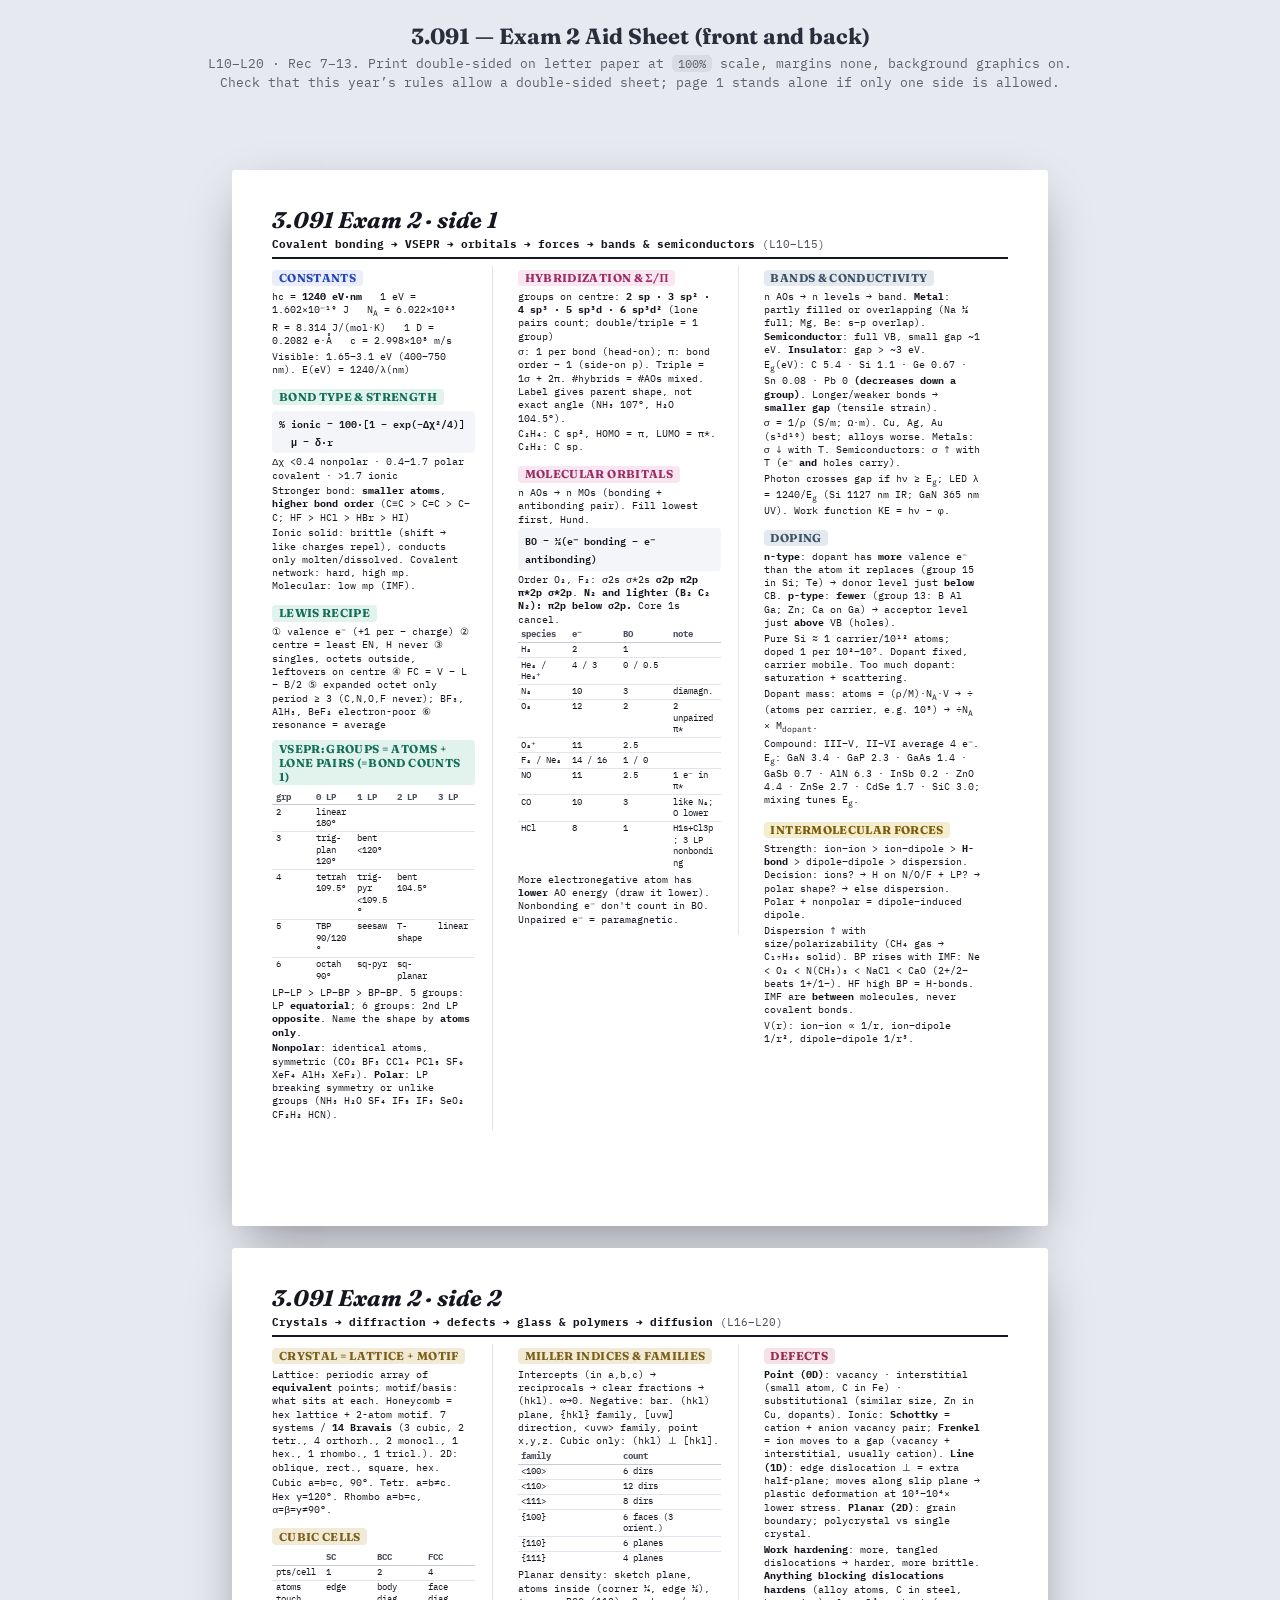
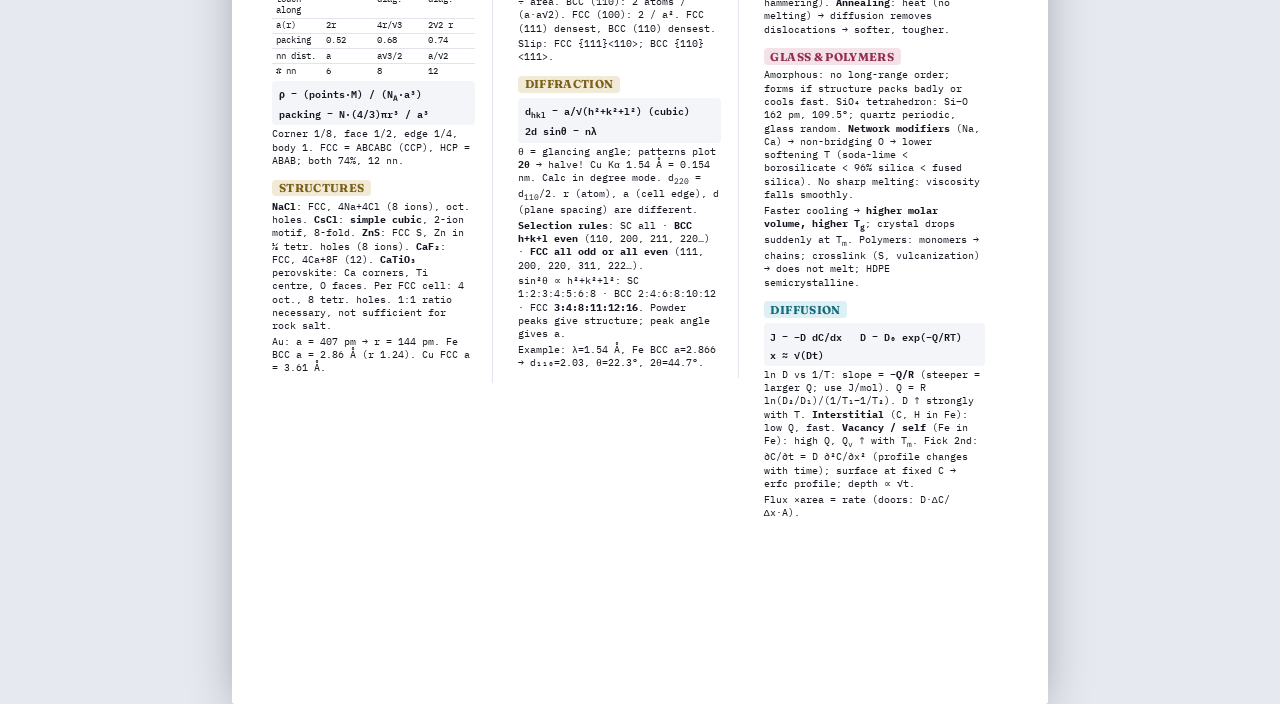
<file: aid-sheet-exam2.html>
<!doctype html>
<html lang="en">
<head>
<meta charset="utf-8">
<meta name="viewport" content="width=device-width, initial-scale=1">
<title>3.091 Exam 2 Aid Sheet</title>
<link rel="preconnect" href="https://fonts.googleapis.com">
<link rel="preconnect" href="https://fonts.gstatic.com" crossorigin>
<link href="https://fonts.googleapis.com/css2?family=Fraunces:ital,opsz,wght@0,9..144,600;0,9..144,700;1,9..144,600&family=IBM+Plex+Mono:wght@400;500;600;700&display=swap" rel="stylesheet">
<style>
  :root{
    /* on-screen chrome (follows the viewer's theme) */
    --page-bg:#E7E9F1;
    --chrome-ink:#2A2D3A;

    /* the sheet itself is simulated paper: always white with dark ink */
    --ink:#141620;
    --ink-soft:#4A4E5E;
    --hair:#C7CAD6;
    --hair-soft:#E2E4EC;
    --blue:#2546B8;     /* atoms */
    --blue-soft:#EAEEFC;
    --violet:#6B3FC2;   /* trends */
    --violet-soft:#F0E9FB;
    --copper:#9C5E24;   /* ionic */
    --copper-soft:#F7EBDC;
    --teal:#136F58;     /* covalent */
    --teal-soft:#E2F3EE;
    --rose:#9A2F66;     /* orbitals / MO */
    --rose-soft:#F9E6F0;
    --warn:#9C3A22;
    --warn-soft:#FBEAE3;
  }
  @media (prefers-color-scheme: dark){
    :root:not([data-theme="light"]){ --page-bg:#0F1117; --chrome-ink:#C9CCDA; }
  }
  :root[data-theme="dark"]{ --page-bg:#0F1117; --chrome-ink:#C9CCDA; }

  *{box-sizing:border-box;}
  html,body{margin:0;padding:0;}
  body{
    background:var(--page-bg);
    color:var(--chrome-ink);
    font-family:"IBM Plex Mono", ui-monospace, Menlo, monospace;
    -webkit-font-smoothing:antialiased;
  }
  .screen-chrome{
    max-width:940px;
    margin:0 auto;
    padding:22px 16px 60px;
    text-align:center;
  }
  .screen-chrome h1{
    font-family:"Fraunces";
    font-weight:700;
    font-size:22px;
    margin:0 0 4px;
    color:var(--chrome-ink);
  }
  .screen-chrome p{
    font-size:12.5px;
    color:var(--chrome-ink);
    opacity:0.72;
    margin:0 0 18px;
    line-height:1.5;
  }
  .screen-chrome .kbd{
    font-family:"IBM Plex Mono";
    background:rgba(127,127,127,.18);
    border-radius:5px;
    padding:1px 6px;
    font-size:11.5px;
  }

  /* ---------------- THE SHEET (always white/black, simulated paper) ---------------- */
  .sheet{
    width:8.5in;
    min-height:11in;
    margin:0 auto;
    background:#FFFFFF;
    color:var(--ink);
    padding:0.38in 0.42in 0.3in;
    box-shadow:0 18px 50px -14px rgba(0,0,0,.45);
    border-radius:3px;
    -webkit-print-color-adjust:exact;
    print-color-adjust:exact;
  }

  .head{
    border-bottom:2.2pt solid var(--ink);
    padding-bottom:3.5pt;
    margin-bottom:5.5pt;
  }
  .head .t1{font-family:"Fraunces"; font-weight:700; font-style:italic; font-size:15.5pt; letter-spacing:.01em;}
  .head .t2{font-size:7.3pt; color:var(--ink-soft); line-height:1.4; margin-top:2pt;}
  .head .t2 b{color:var(--ink);}

  /* Columns are floats with explicit widths on purpose: CSS grid/flex let long lines
     run past the page edge in headless-Chrome PDF output. Keep it this way. */
  .cols{overflow:hidden;}
  .cols::after{content:""; display:block; clear:both;}
  .col{
    float:left;
    width:2.3in;
    margin-right:0.26in;
    border-right:0.6pt solid var(--hair-soft);
    padding-right:0.18in;
  }
  .col:nth-child(3){border-right:none; padding-right:0; margin-right:0;}
  .blk{
    break-inside:avoid;
    margin-bottom:5pt;
    overflow-wrap:break-word;
    word-break:break-word;
    max-width:100%;
    min-width:0;
  }
  .blk h2{
    font-family:"Fraunces";
    font-weight:700;
    font-size:8pt;
    text-transform:uppercase;
    letter-spacing:.03em;
    margin:0 0 2pt;
    padding:1pt 5pt;
    border-radius:3pt;
    display:inline-block;
  }
  .c-atoms h2{background:var(--blue-soft); color:var(--blue);}
  .c-trends h2{background:var(--violet-soft); color:var(--violet);}
  .c-ionic h2{background:var(--copper-soft); color:var(--copper);}
  .c-covalent h2{background:var(--teal-soft); color:var(--teal);}
  .c-orbital h2{background:var(--rose-soft); color:var(--rose);}

  .ln{font-size:6.7pt; line-height:1.34; margin:0 0 1pt;}
  .ln b{font-weight:700;}
  .lbl{color:var(--ink-soft); font-size:6.3pt;}

  table.ref{border-collapse:collapse; width:100%; table-layout:fixed; margin:1.5pt 0 0;}
  table.ref th, table.ref td{
    font-size:6.2pt;
    padding:0.9pt 3pt;
    text-align:left;
    border-bottom:0.5pt solid var(--hair-soft);
    line-height:1.25;
    vertical-align:top;
    overflow-wrap:break-word;
  }
  table.ref th{font-weight:700; color:var(--ink-soft); border-bottom:0.8pt solid var(--hair);}
  table.ref tr:last-child td{border-bottom:none;}
  table.w12 th:first-child{width:12%;}
  table.w40 th:first-child{width:50%;}
  table.w30 th:nth-child(1){width:33%;}
  table.w30 th:nth-child(2){width:28%;}
  table.w30 th:nth-child(3){width:12%;}
  table.w30 th:nth-child(4){width:27%;}

  .eqbox{
    background:#F4F5F9;
    border-radius:3pt;
    padding:2pt 5pt;
    margin:1.5pt 0;
    font-size:6.8pt;
    font-weight:600;
    display:block;
    overflow-wrap:break-word;
  }

  .steps{margin:1.5pt 0 0; padding-left:10pt;}
  .steps li{font-size:6.5pt; line-height:1.32; margin-bottom:0.5pt;}

  .traps{
    margin-top:4pt;
    padding-top:3.5pt;
    border-top:2.2pt solid var(--warn);
  }
  .traps h2{
    font-family:"Fraunces"; font-weight:700; font-size:8.2pt; text-transform:uppercase; letter-spacing:.03em;
    color:var(--warn); margin:0 0 3pt;
  }
  .traps-grid{overflow:hidden;}
  .traps-grid::after{content:""; display:block; clear:both;}
  .traps-grid ul{float:left; width:3.56in; margin:0; padding:0;}
  .traps-grid ul:first-child{margin-right:0.3in;}
  .traps-grid li{
    font-size:6.4pt;
    line-height:1.3;
    margin-bottom:1.8pt;
    list-style:none;
    padding-left:8pt;
    position:relative;
    overflow-wrap:break-word;
  }
  .traps-grid li::before{
    content:"▸";
    position:absolute; left:0; color:var(--warn); font-size:6.5pt;
  }

  @media print{
    @page{ size: letter; margin:0; }
    body{background:#fff;}
    .screen-chrome{display:none;}
    .sheet{box-shadow:none; margin:0; border-radius:0; width:100%; height:11in; max-height:11in; overflow:hidden;}
  }

  .c-forces h2{background:#F5EDCF; color:#7A5C08;}
  .c-metal h2{background:#E4E9EF; color:#3E5266;}
  .c-crystal h2{background:#F1EAD6; color:#7C5F18;}
  .c-defect h2{background:#F5E2E9; color:#932E50;}
  .c-diff h2{background:#DDF0F3; color:#176A7B;}
  .sheet + .sheet{margin-top:22px;}
  .ln{font-size:7.35pt; line-height:1.36; margin-bottom:1.6pt;}
  .lbl{font-size:7pt;}
  .eqbox{font-size:7.5pt; padding:2.5pt 5pt;}
  table.ref th, table.ref td{font-size:6.9pt; padding:1pt 2.5pt; line-height:1.25;}
  .blk{margin-bottom:6.5pt;}
  .blk h2{font-size:8.6pt; margin-bottom:2.5pt;}
  .head .t1{font-size:17pt;} .head .t2{font-size:8.2pt;}
  @media print{
    .sheet{page-break-after:always; break-after:page;}
    .sheet:last-of-type{page-break-after:auto; break-after:auto;}
    .sheet + .sheet{margin-top:0;}
  }
</style>
</head>
<body>
<div class="screen-chrome"><h1>3.091 &mdash; Exam 2 Aid Sheet (front and back)</h1><p>L10&ndash;L20 &middot; Rec 7&ndash;13. Print double-sided on letter paper at <span class="kbd">100%</span> scale, margins none, background graphics on. Check that this year&rsquo;s rules allow a double-sided sheet; page 1 stands alone if only one side is allowed.</p></div>
<div class="sheet"><div class="head"><div class="t1">3.091 Exam 2 &middot; side 1</div><div class="t2"><b>Covalent bonding &rarr; VSEPR &rarr; orbitals &rarr; forces &rarr; bands &amp; semiconductors</b> (L10&ndash;L15)</div></div><div class="cols"><div class="col"><div class="blk c-atoms"><h2>Constants</h2><div class="ln">hc = <b>1240 eV·nm</b> &nbsp; 1 eV = 1.602×10⁻¹⁹ J &nbsp; N<sub>A</sub> = 6.022×10²³</div><div class="ln">R = 8.314 J/(mol·K) &nbsp; 1 D = 0.2082 e·Å &nbsp; c = 2.998×10⁸ m/s</div><div class="ln">Visible: 1.65–3.1 eV (400–750 nm). E(eV) = 1240/λ(nm)</div></div><div class="blk c-covalent"><h2>Bond type &amp; strength</h2><div class="eqbox">% ionic = 100·[1 − exp(−Δχ²/4)] &nbsp; μ = δ·r</div><div class="ln">Δχ &lt;0.4 nonpolar · 0.4–1.7 polar covalent · &gt;1.7 ionic</div><div class="ln">Stronger bond: <b>smaller atoms</b>, <b>higher bond order</b> (C≡C &gt; C=C &gt; C–C; HF &gt; HCl &gt; HBr &gt; HI)</div><div class="ln">Ionic solid: brittle (shift → like charges repel), conducts only molten/dissolved. Covalent network: hard, high mp. Molecular: low mp (IMF).</div></div><div class="blk c-covalent"><h2>Lewis recipe</h2><div class="ln">① valence e⁻ (+1 per − charge) ② centre = least EN, H never ③ singles, octets outside, leftovers on centre ④ FC = V − L − B/2 ⑤ expanded octet only period ≥ 3 (C,N,O,F never); BF₃, AlH₃, BeF₂ electron-poor ⑥ resonance = average</div></div><div class="blk c-covalent"><h2>VSEPR: groups = atoms + lone pairs (=bond counts 1)</h2><div class="ln"><table class="ref"><tr><th>grp</th><th>0 LP</th><th>1 LP</th><th>2 LP</th><th>3 LP</th></tr><tr><td>2</td><td>linear 180°</td><td></td><td></td><td></td></tr><tr><td>3</td><td>trig-plan 120°</td><td>bent &lt;120°</td><td></td><td></td></tr><tr><td>4</td><td>tetrah 109.5°</td><td>trig-pyr &lt;109.5°</td><td>bent 104.5°</td><td></td></tr><tr><td>5</td><td>TBP 90/120°</td><td>seesaw</td><td>T-shape</td><td>linear</td></tr><tr><td>6</td><td>octah 90°</td><td>sq-pyr</td><td>sq-planar</td><td></td></tr></table></div><div class="ln">LP–LP &gt; LP–BP &gt; BP–BP. 5 groups: LP <b>equatorial</b>; 6 groups: 2nd LP <b>opposite</b>. Name the shape by <b>atoms only</b>.</div><div class="ln"><b>Nonpolar</b>: identical atoms, symmetric (CO₂ BF₃ CCl₄ PCl₅ SF₆ XeF₄ AlH₃ XeF₂). <b>Polar</b>: LP breaking symmetry or unlike groups (NH₃ H₂O SF₄ IF₅ IF₃ SeO₂ CF₂H₂ HCN).</div></div></div><div class="col"><div class="blk c-orbital"><h2>Hybridization &amp; σ/π</h2><div class="ln">groups on centre: <b>2 sp · 3 sp² · 4 sp³ · 5 sp³d · 6 sp³d²</b> (lone pairs count; double/triple = 1 group)</div><div class="ln">σ: 1 per bond (head-on); π: bond order − 1 (side-on p). Triple = 1σ + 2π. #hybrids = #AOs mixed. Label gives parent shape, not exact angle (NH₃ 107°, H₂O 104.5°).</div><div class="ln">C₂H₄: C sp², HOMO = π, LUMO = π*. C₂H₂: C sp.</div></div><div class="blk c-orbital"><h2>Molecular orbitals</h2><div class="ln">n AOs → n MOs (bonding + antibonding pair). Fill lowest first, Hund.</div><div class="eqbox">BO = ½(e⁻ bonding − e⁻ antibonding)</div><div class="ln">Order O₂, F₂: σ2s σ*2s <b>σ2p π2p π*2p σ*2p</b>. <b>N₂ and lighter (B₂ C₂ N₂): π2p below σ2p.</b> Core 1s cancel.</div><div class="ln"><table class="ref"><tr><th>species</th><th>e⁻</th><th>BO</th><th>note</th></tr><tr><td>H₂</td><td>2</td><td>1</td><td></td></tr><tr><td>He₂ / He₂⁺</td><td>4 / 3</td><td>0 / 0.5</td><td></td></tr><tr><td>N₂</td><td>10</td><td>3</td><td>diamagn.</td></tr><tr><td>O₂</td><td>12</td><td>2</td><td>2 unpaired π*</td></tr><tr><td>O₂⁺</td><td>11</td><td>2.5</td><td></td></tr><tr><td>F₂ / Ne₂</td><td>14 / 16</td><td>1 / 0</td><td></td></tr><tr><td>NO</td><td>11</td><td>2.5</td><td>1 e⁻ in π*</td></tr><tr><td>CO</td><td>10</td><td>3</td><td>like N₂; O lower</td></tr><tr><td>HCl</td><td>8</td><td>1</td><td>H1s+Cl3p; 3 LP nonbonding</td></tr></table></div><div class="ln">More electronegative atom has <b>lower</b> AO energy (draw it lower). Nonbonding e⁻ don't count in BO. Unpaired e⁻ = paramagnetic.</div></div></div><div class="col"><div class="blk c-metal"><h2>Bands &amp; conductivity</h2><div class="ln">n AOs → n levels → band. <b>Metal</b>: partly filled or overlapping (Na ½ full; Mg, Be: s–p overlap). <b>Semiconductor</b>: full VB, small gap ~1 eV. <b>Insulator</b>: gap &gt; ~3 eV.</div><div class="ln">E<sub>g</sub>(eV): C 5.4 · Si 1.1 · Ge 0.67 · Sn 0.08 · Pb 0 <b>(decreases down a group)</b>. Longer/weaker bonds → <b>smaller gap</b> (tensile strain).</div><div class="ln">σ = 1/ρ (S/m; Ω·m). Cu, Ag, Au (s¹d¹⁰) best; alloys worse. Metals: σ ↓ with T. Semiconductors: σ ↑ with T (e⁻ <b>and</b> holes carry).</div><div class="ln">Photon crosses gap if hν ≥ E<sub>g</sub>; LED λ = 1240/E<sub>g</sub> (Si 1127 nm IR; GaN 365 nm UV). Work function KE = hν − φ.</div></div><div class="blk c-metal"><h2>Doping</h2><div class="ln"><b>n-type</b>: dopant has <b>more</b> valence e⁻ than the atom it replaces (group 15 in Si; Te) → donor level just <b>below</b> CB. <b>p-type</b>: <b>fewer</b> (group 13: B Al Ga; Zn; Ca on Ga) → acceptor level just <b>above</b> VB (holes).</div><div class="ln">Pure Si ≈ 1 carrier/10¹² atoms; doped 1 per 10²–10⁷. Dopant fixed, carrier mobile. Too much dopant: saturation + scattering.</div><div class="ln">Dopant mass: atoms = (ρ/M)·N<sub>A</sub>·V → ÷ (atoms per carrier, e.g. 10⁵) → ÷N<sub>A</sub> × M<sub>dopant</sub>.</div><div class="ln">Compound: III–V, II–VI average 4 e⁻. E<sub>g</sub>: GaN 3.4 · GaP 2.3 · GaAs 1.4 · GaSb 0.7 · AlN 6.3 · InSb 0.2 · ZnO 4.4 · ZnSe 2.7 · CdSe 1.7 · SiC 3.0; mixing tunes E<sub>g</sub>.</div></div><div class="blk c-forces"><h2>Intermolecular forces</h2><div class="ln">Strength: ion–ion &gt; ion–dipole &gt; <b>H-bond</b> &gt; dipole–dipole &gt; dispersion. Decision: ions? → H on N/O/F + LP? → polar shape? → else dispersion. Polar + nonpolar = dipole–induced dipole.</div><div class="ln">Dispersion ↑ with size/polarizability (CH₄ gas → C₁₇H₃₆ solid). BP rises with IMF: Ne &lt; O₂ &lt; N(CH₃)₃ &lt; NaCl &lt; CaO (2+/2− beats 1+/1−). HF high BP = H-bonds. IMF are <b>between</b> molecules, never covalent bonds.</div><div class="ln">V(r): ion–ion ∝ 1/r, ion–dipole 1/r², dipole–dipole 1/r³.</div></div></div></div></div>
<div class="sheet"><div class="head"><div class="t1">3.091 Exam 2 &middot; side 2</div><div class="t2"><b>Crystals &rarr; diffraction &rarr; defects &rarr; glass &amp; polymers &rarr; diffusion</b> (L16&ndash;L20)</div></div><div class="cols"><div class="col"><div class="blk c-crystal"><h2>Crystal = lattice + motif</h2><div class="ln">Lattice: periodic array of <b>equivalent</b> points; motif/basis: what sits at each. Honeycomb = hex lattice + 2-atom motif. 7 systems / <b>14 Bravais</b> (3 cubic, 2 tetr., 4 orthorh., 2 monocl., 1 hex., 1 rhombo., 1 tricl.). 2D: oblique, rect., square, hex.</div><div class="ln">Cubic a=b=c, 90°. Tetr. a=b≠c. Hex γ=120°. Rhombo a=b=c, α=β=γ≠90°.</div></div><div class="blk c-crystal"><h2>Cubic cells</h2><div class="ln"><table class="ref"><tr><th></th><th>SC</th><th>BCC</th><th>FCC</th></tr><tr><td>pts/cell</td><td>1</td><td>2</td><td>4</td></tr><tr><td>atoms touch along</td><td>edge</td><td>body diag.</td><td>face diag.</td></tr><tr><td>a(r)</td><td>2r</td><td>4r/√3</td><td>2√2 r</td></tr><tr><td>packing</td><td>0.52</td><td>0.68</td><td>0.74</td></tr><tr><td>nn dist.</td><td>a</td><td>a√3/2</td><td>a/√2</td></tr><tr><td># nn</td><td>6</td><td>8</td><td>12</td></tr></table></div><div class="eqbox">ρ = (points·M) / (N<sub>A</sub>·a³) &nbsp; packing = N·(4/3)πr³ / a³</div><div class="ln">Corner 1/8, face 1/2, edge 1/4, body 1. FCC = ABCABC (CCP), HCP = ABAB; both 74%, 12 nn.</div></div><div class="blk c-crystal"><h2>Structures</h2><div class="ln"><b>NaCl</b>: FCC, 4Na+4Cl (8 ions), oct. holes. <b>CsCl</b>: <b>simple cubic</b>, 2-ion motif, 8-fold. <b>ZnS</b>: FCC S, Zn in ½ tetr. holes (8 ions). <b>CaF₂</b>: FCC, 4Ca+8F (12). <b>CaTiO₃</b> perovskite: Ca corners, Ti centre, O faces. Per FCC cell: 4 oct., 8 tetr. holes. 1:1 ratio necessary, not sufficient for rock salt.</div><div class="ln">Au: a = 407 pm → r = 144 pm. Fe BCC a = 2.86 Å (r 1.24). Cu FCC a = 3.61 Å.</div></div></div><div class="col"><div class="blk c-crystal"><h2>Miller indices &amp; families</h2><div class="ln">Intercepts (in a,b,c) → reciprocals → clear fractions → (hkl). ∞→0. Negative: bar. (hkl) plane, {hkl} family, [uvw] direction, &lt;uvw&gt; family, point x,y,z. Cubic only: (hkl) ⊥ [hkl].</div><div class="ln"><table class="ref"><tr><th>family</th><th>count</th></tr><tr><td>&lt;100&gt;</td><td>6 dirs</td></tr><tr><td>&lt;110&gt;</td><td>12 dirs</td></tr><tr><td>&lt;111&gt;</td><td>8 dirs</td></tr><tr><td>{100}</td><td>6 faces (3 orient.)</td></tr><tr><td>{110}</td><td>6 planes</td></tr><tr><td>{111}</td><td>4 planes</td></tr></table></div><div class="ln">Planar density: sketch plane, atoms inside (corner ¼, edge ½), ÷ area. BCC (110): 2 atoms / (a·a√2). FCC (100): 2 / a². FCC (111) densest, BCC (110) densest.</div><div class="ln">Slip: FCC {111}&lt;110&gt;; BCC {110}&lt;111&gt;.</div></div><div class="blk c-crystal"><h2>Diffraction</h2><div class="eqbox">d<sub>hkl</sub> = a/√(h²+k²+l²) (cubic) &nbsp; 2d sinθ = nλ</div><div class="ln">θ = glancing angle; patterns plot <b>2θ</b> → halve! Cu Kα 1.54 Å = 0.154 nm. Calc in degree mode. d<sub>220</sub> = d<sub>110</sub>/2. r (atom), a (cell edge), d (plane spacing) are different.</div><div class="ln"><b>Selection rules</b>: SC all · <b>BCC h+k+l even</b> (110, 200, 211, 220…) · <b>FCC all odd or all even</b> (111, 200, 220, 311, 222…).</div><div class="ln">sin²θ ∝ h²+k²+l²: SC 1:2:3:4:5:6:8 · BCC 2:4:6:8:10:12 · FCC <b>3:4:8:11:12:16</b>. Powder peaks give structure; peak angle gives a.</div><div class="ln">Example: λ=1.54 Å, Fe BCC a=2.866 → d₁₁₀=2.03, θ=22.3°, 2θ=44.7°.</div></div></div><div class="col"><div class="blk c-defect"><h2>Defects</h2><div class="ln"><b>Point (0D)</b>: vacancy · interstitial (small atom, C in Fe) · substitutional (similar size, Zn in Cu, dopants). Ionic: <b>Schottky</b> = cation + anion vacancy pair; <b>Frenkel</b> = ion moves to a gap (vacancy + interstitial, usually cation). <b>Line (1D)</b>: edge dislocation ⊥ = extra half-plane; moves along slip plane → plastic deformation at 10³–10⁴× lower stress. <b>Planar (2D)</b>: grain boundary; polycrystal vs single crystal.</div><div class="ln"><b>Work hardening</b>: more, tangled dislocations → harder, more brittle. <b>Anything blocking dislocations hardens</b> (alloy atoms, C in steel, hammering). <b>Annealing</b>: heat (no melting) → diffusion removes dislocations → softer, tougher.</div></div><div class="blk c-defect"><h2>Glass &amp; polymers</h2><div class="ln">Amorphous: no long-range order; forms if structure packs badly or cools fast. SiO₄ tetrahedron: Si–O 162 pm, 109.5°; quartz periodic, glass random. <b>Network modifiers</b> (Na, Ca) → non-bridging O → lower softening T (soda-lime &lt; borosilicate &lt; 96% silica &lt; fused silica). No sharp melting: viscosity falls smoothly.</div><div class="ln">Faster cooling → <b>higher molar volume, higher T<sub>g</sub></b>; crystal drops suddenly at T<sub>m</sub>. Polymers: monomers → chains; crosslink (S, vulcanization) → does not melt; HDPE semicrystalline.</div></div><div class="blk c-diff"><h2>Diffusion</h2><div class="eqbox">J = −D dC/dx &nbsp; D = D₀ exp(−Q/RT) &nbsp; x ≈ √(Dt)</div><div class="ln">ln D vs 1/T: slope = <b>−Q/R</b> (steeper = larger Q; use J/mol). Q = R ln(D₂/D₁)/(1/T₁−1/T₂). D ↑ strongly with T. <b>Interstitial</b> (C, H in Fe): low Q, fast. <b>Vacancy / self</b> (Fe in Fe): high Q, Q<sub>v</sub> ↑ with T<sub>m</sub>. Fick 2nd: ∂C/∂t = D ∂²C/∂x² (profile changes with time); surface at fixed C → erfc profile; depth ∝ √t.</div><div class="ln">Flux ×area = rate (doors: D·ΔC/Δx·A).</div></div></div></div></div>
</body>
</html>
</file>
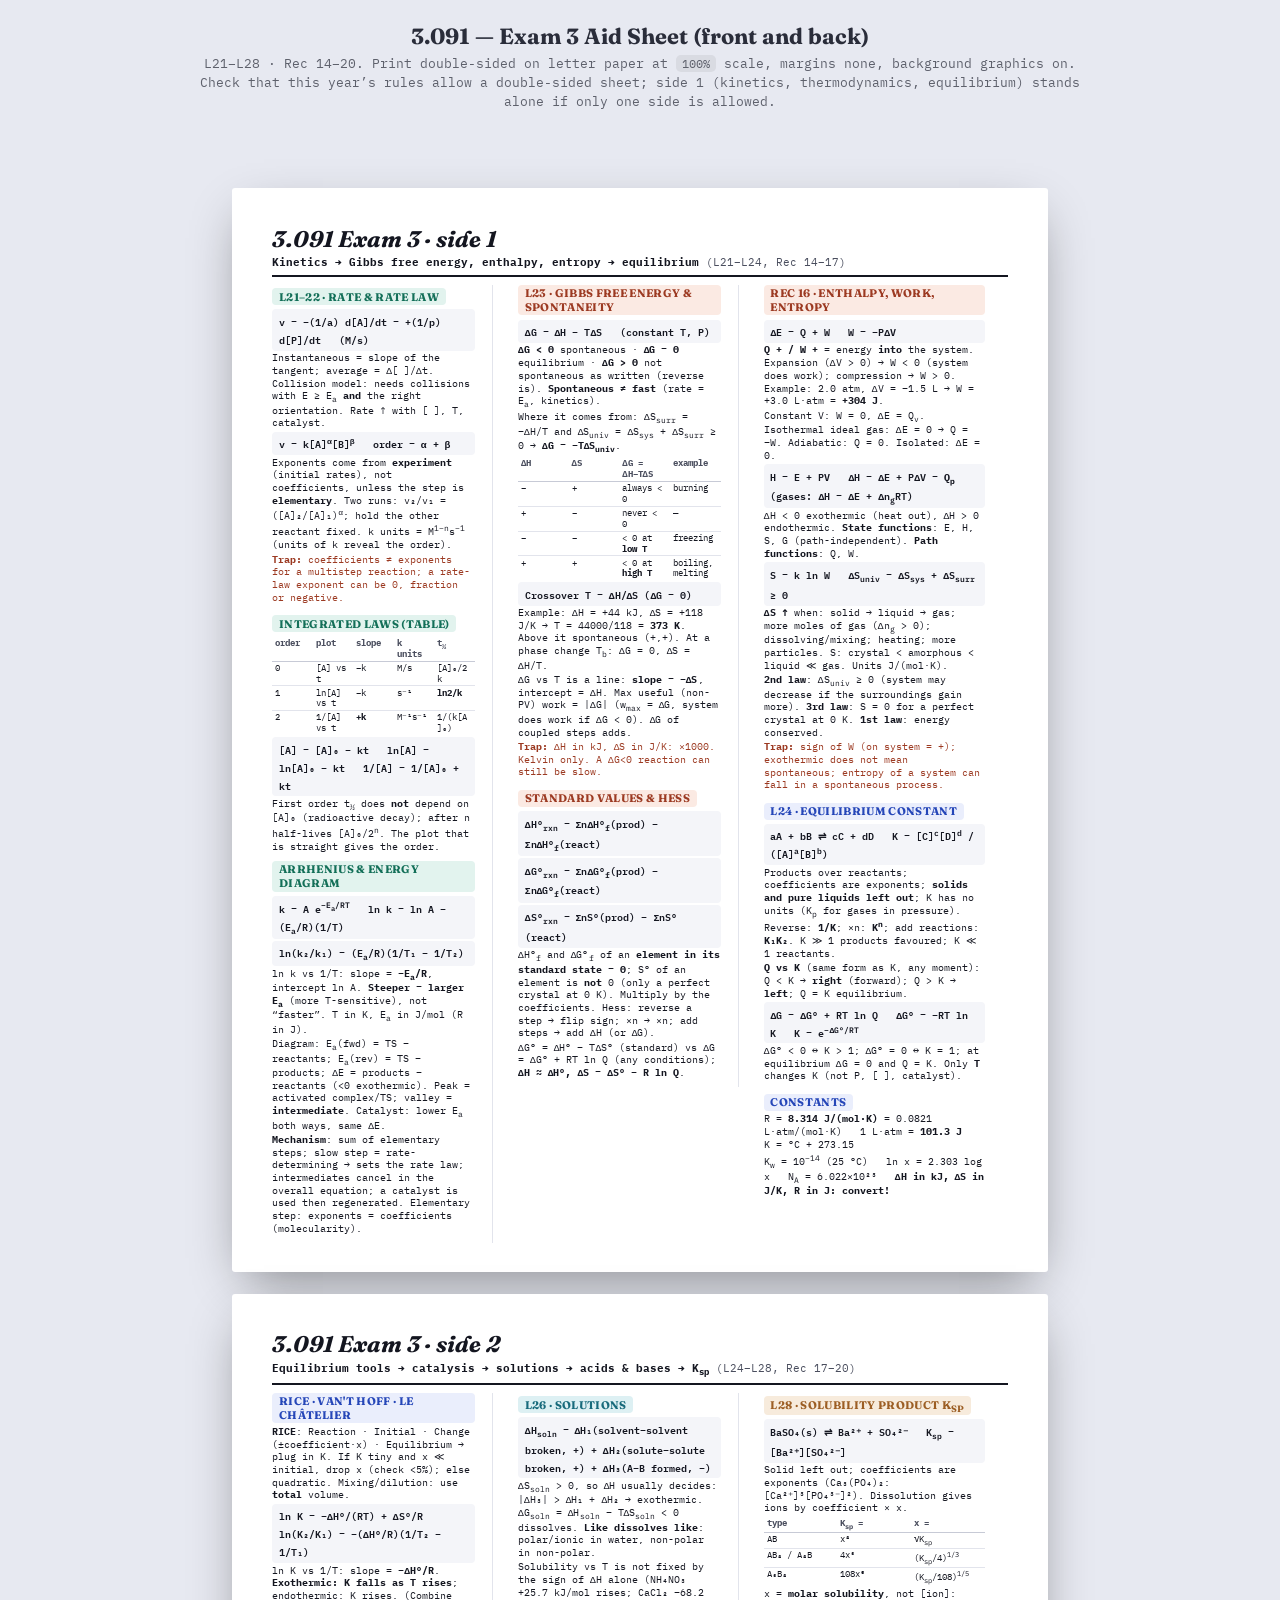
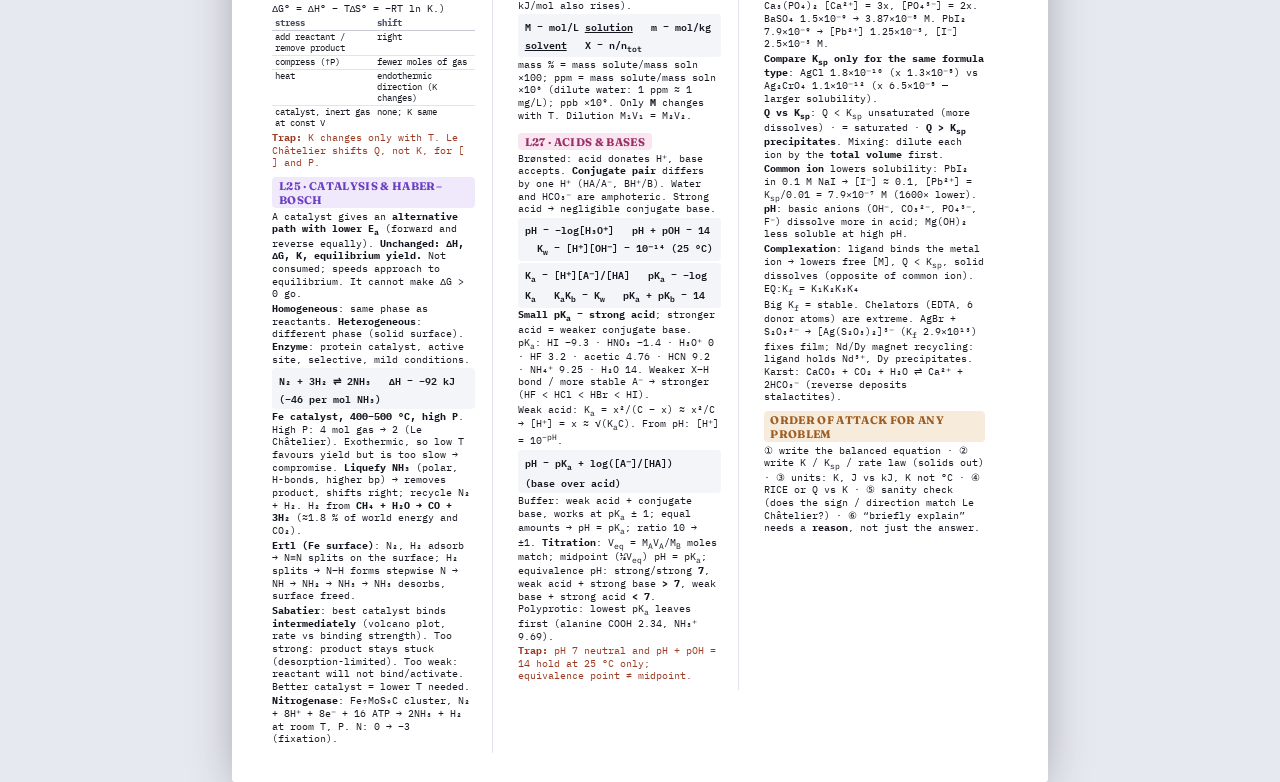
<file: aid-sheet-exam3.html>
<!doctype html>
<html lang="en">
<head>
<meta charset="utf-8">
<meta name="viewport" content="width=device-width, initial-scale=1">
<title>3.091 Exam 3 Aid Sheet</title>
<link rel="preconnect" href="https://fonts.googleapis.com">
<link rel="preconnect" href="https://fonts.gstatic.com" crossorigin>
<link href="https://fonts.googleapis.com/css2?family=Fraunces:ital,opsz,wght@0,9..144,600;0,9..144,700;1,9..144,600&family=IBM+Plex+Mono:wght@400;500;600;700&display=swap" rel="stylesheet">
<style>
  :root{
    /* on-screen chrome (follows the viewer's theme) */
    --page-bg:#E7E9F1;
    --chrome-ink:#2A2D3A;

    /* the sheet itself is simulated paper: always white with dark ink */
    --ink:#141620;
    --ink-soft:#4A4E5E;
    --hair:#C7CAD6;
    --hair-soft:#E2E4EC;
    --blue:#2546B8;     /* atoms */
    --blue-soft:#EAEEFC;
    --violet:#6B3FC2;   /* trends */
    --violet-soft:#F0E9FB;
    --copper:#9C5E24;   /* ionic */
    --copper-soft:#F7EBDC;
    --teal:#136F58;     /* covalent */
    --teal-soft:#E2F3EE;
    --rose:#9A2F66;     /* orbitals / MO */
    --rose-soft:#F9E6F0;
    --warn:#9C3A22;
    --warn-soft:#FBEAE3;
  }
  @media (prefers-color-scheme: dark){
    :root:not([data-theme="light"]){ --page-bg:#0F1117; --chrome-ink:#C9CCDA; }
  }
  :root[data-theme="dark"]{ --page-bg:#0F1117; --chrome-ink:#C9CCDA; }

  *{box-sizing:border-box;}
  html,body{margin:0;padding:0;}
  body{
    background:var(--page-bg);
    color:var(--chrome-ink);
    font-family:"IBM Plex Mono", ui-monospace, Menlo, monospace;
    -webkit-font-smoothing:antialiased;
  }
  .screen-chrome{
    max-width:940px;
    margin:0 auto;
    padding:22px 16px 60px;
    text-align:center;
  }
  .screen-chrome h1{
    font-family:"Fraunces";
    font-weight:700;
    font-size:22px;
    margin:0 0 4px;
    color:var(--chrome-ink);
  }
  .screen-chrome p{
    font-size:12.5px;
    color:var(--chrome-ink);
    opacity:0.72;
    margin:0 0 18px;
    line-height:1.5;
  }
  .screen-chrome .kbd{
    font-family:"IBM Plex Mono";
    background:rgba(127,127,127,.18);
    border-radius:5px;
    padding:1px 6px;
    font-size:11.5px;
  }

  /* ---------------- THE SHEET (always white/black, simulated paper) ---------------- */
  .sheet{
    width:8.5in;
    min-height:11in;
    margin:0 auto;
    background:#FFFFFF;
    color:var(--ink);
    padding:0.38in 0.42in 0.3in;
    box-shadow:0 18px 50px -14px rgba(0,0,0,.45);
    border-radius:3px;
    -webkit-print-color-adjust:exact;
    print-color-adjust:exact;
  }

  .head{
    border-bottom:2.2pt solid var(--ink);
    padding-bottom:3.5pt;
    margin-bottom:5.5pt;
  }
  .head .t1{font-family:"Fraunces"; font-weight:700; font-style:italic; font-size:15.5pt; letter-spacing:.01em;}
  .head .t2{font-size:7.3pt; color:var(--ink-soft); line-height:1.4; margin-top:2pt;}
  .head .t2 b{color:var(--ink);}

  /* Columns are floats with explicit widths on purpose: CSS grid/flex let long lines
     run past the page edge in headless-Chrome PDF output. Keep it this way. */
  .cols{overflow:hidden;}
  .cols::after{content:""; display:block; clear:both;}
  .col{
    float:left;
    width:2.3in;
    margin-right:0.26in;
    border-right:0.6pt solid var(--hair-soft);
    padding-right:0.18in;
  }
  .col:nth-child(3){border-right:none; padding-right:0; margin-right:0;}
  .blk{
    break-inside:avoid;
    margin-bottom:5pt;
    overflow-wrap:break-word;
    word-break:break-word;
    max-width:100%;
    min-width:0;
  }
  .blk h2{
    font-family:"Fraunces";
    font-weight:700;
    font-size:8pt;
    text-transform:uppercase;
    letter-spacing:.03em;
    margin:0 0 2pt;
    padding:1pt 5pt;
    border-radius:3pt;
    display:inline-block;
  }
  .c-atoms h2{background:var(--blue-soft); color:var(--blue);}
  .c-trends h2{background:var(--violet-soft); color:var(--violet);}
  .c-ionic h2{background:var(--copper-soft); color:var(--copper);}
  .c-covalent h2{background:var(--teal-soft); color:var(--teal);}
  .c-orbital h2{background:var(--rose-soft); color:var(--rose);}

  .ln{font-size:6.7pt; line-height:1.34; margin:0 0 1pt;}
  .ln b{font-weight:700;}
  .lbl{color:var(--ink-soft); font-size:6.3pt;}

  table.ref{border-collapse:collapse; width:100%; table-layout:fixed; margin:1.5pt 0 0;}
  table.ref th, table.ref td{
    font-size:6.2pt;
    padding:0.9pt 3pt;
    text-align:left;
    border-bottom:0.5pt solid var(--hair-soft);
    line-height:1.25;
    vertical-align:top;
    overflow-wrap:break-word;
  }
  table.ref th{font-weight:700; color:var(--ink-soft); border-bottom:0.8pt solid var(--hair);}
  table.ref tr:last-child td{border-bottom:none;}
  table.w12 th:first-child{width:12%;}
  table.w40 th:first-child{width:50%;}
  table.w30 th:nth-child(1){width:33%;}
  table.w30 th:nth-child(2){width:28%;}
  table.w30 th:nth-child(3){width:12%;}
  table.w30 th:nth-child(4){width:27%;}

  .eqbox{
    background:#F4F5F9;
    border-radius:3pt;
    padding:2pt 5pt;
    margin:1.5pt 0;
    font-size:6.8pt;
    font-weight:600;
    display:block;
    overflow-wrap:break-word;
  }

  .steps{margin:1.5pt 0 0; padding-left:10pt;}
  .steps li{font-size:6.5pt; line-height:1.32; margin-bottom:0.5pt;}

  .traps{
    margin-top:4pt;
    padding-top:3.5pt;
    border-top:2.2pt solid var(--warn);
  }
  .traps h2{
    font-family:"Fraunces"; font-weight:700; font-size:8.2pt; text-transform:uppercase; letter-spacing:.03em;
    color:var(--warn); margin:0 0 3pt;
  }
  .traps-grid{overflow:hidden;}
  .traps-grid::after{content:""; display:block; clear:both;}
  .traps-grid ul{float:left; width:3.56in; margin:0; padding:0;}
  .traps-grid ul:first-child{margin-right:0.3in;}
  .traps-grid li{
    font-size:6.4pt;
    line-height:1.3;
    margin-bottom:1.8pt;
    list-style:none;
    padding-left:8pt;
    position:relative;
    overflow-wrap:break-word;
  }
  .traps-grid li::before{
    content:"▸";
    position:absolute; left:0; color:var(--warn); font-size:6.5pt;
  }

  @media print{
    @page{ size: letter; margin:0; }
    body{background:#fff;}
    .screen-chrome{display:none;}
    .sheet{box-shadow:none; margin:0; border-radius:0; width:100%; height:11in; max-height:11in; overflow:hidden;}
  }

  .c-forces h2{background:#F5EDCF; color:#7A5C08;}
  .c-metal h2{background:#E4E9EF; color:#3E5266;}
  .c-crystal h2{background:#F1EAD6; color:#7C5F18;}
  .c-defect h2{background:#F5E2E9; color:#932E50;}
  .c-diff h2{background:#DDF0F3; color:#176A7B;}
  .sheet + .sheet{margin-top:22px;}
  .ln{font-size:7.35pt; line-height:1.36; margin-bottom:1.6pt;}
  .lbl{font-size:7pt;}
  .eqbox{font-size:7.5pt; padding:2.5pt 5pt;}
  table.ref th, table.ref td{font-size:6.9pt; padding:1pt 2.5pt; line-height:1.25;}
  .blk{margin-bottom:6.5pt;}
  .blk h2{font-size:8.6pt; margin-bottom:2.5pt;}
  .head .t1{font-size:17pt;} .head .t2{font-size:8.2pt;}
  @media print{
    .sheet{page-break-after:always; break-after:page;}
    .sheet:last-of-type{page-break-after:auto; break-after:auto;}
    .sheet + .sheet{margin-top:0;}
  }

  .c-kin h2{background:#E2F3EE; color:#136F58;}
  .c-th h2{background:#FBEAE3; color:#9C3A22;}
  .c-eq h2{background:#EAEEFC; color:#2546B8;}
  .c-cat h2{background:#F0E9FB; color:#6B3FC2;}
  .c-sol h2{background:#DDF0F3; color:#176A7B;}
  .c-acid h2{background:#F9E6F0; color:#9A2F66;}
  .c-ksp h2{background:#F7EBDC; color:#9C5E24;}
  .trp{color:#9C3A22;}
  .trp b{color:#9C3A22;}
  .ln{font-size:7.15pt; line-height:1.33; margin-bottom:1.4pt;}
  .eqbox{font-size:7.3pt; padding:2pt 5pt; margin:1.2pt 0;}
  .blk{margin-bottom:5.5pt;}
  .blk h2{font-size:8.3pt; margin-bottom:2pt;}
  table.ref th, table.ref td{font-size:6.7pt; padding:0.8pt 2.2pt; line-height:1.22;}
</style>
</head>
<body>
<div class="screen-chrome"><h1>3.091 &mdash; Exam 3 Aid Sheet (front and back)</h1><p>L21&ndash;L28 &middot; Rec 14&ndash;20. Print double-sided on letter paper at <span class="kbd">100%</span> scale, margins none, background graphics on. Check that this year&rsquo;s rules allow a double-sided sheet; side 1 (kinetics, thermodynamics, equilibrium) stands alone if only one side is allowed.</p></div>
<div class="sheet"><div class="head"><div class="t1">3.091 Exam 3 &middot; side 1</div><div class="t2"><b>Kinetics &rarr; Gibbs free energy, enthalpy, entropy &rarr; equilibrium</b> (L21&ndash;L24, Rec 14&ndash;17)</div></div><div class="cols"><div class="col"><div class="blk c-kin"><h2>L21–22 · Rate &amp; rate law</h2><div class="eqbox">v = −(1/a) d[A]/dt = +(1/p) d[P]/dt &nbsp; (M/s)</div><div class="ln">Instantaneous = slope of the tangent; average = Δ[ ]/Δt. Collision model: needs collisions with E ≥ E<sub>a</sub> <b>and</b> the right orientation. Rate ↑ with [ ], T, catalyst.</div><div class="eqbox">v = k[A]<sup>α</sup>[B]<sup>β</sup> &nbsp; order = α + β</div><div class="ln">Exponents come from <b>experiment</b> (initial rates), not coefficients, unless the step is <b>elementary</b>. Two runs: v₂/v₁ = ([A]₂/[A]₁)<sup>α</sup>; hold the other reactant fixed. k units = M<sup>1−n</sup>s<sup>−1</sup> (units of k reveal the order).</div><div class="ln trp"><b>Trap:</b>  coefficients ≠ exponents for a multistep reaction; a rate-law exponent can be 0, fraction or negative.</div></div><div class="blk c-kin"><h2>Integrated laws (table)</h2><div class="ln"><table class="ref"><tr><th>order</th><th>plot</th><th>slope</th><th>k units</th><th>t<sub>½</sub></th></tr><tr><td>0</td><td>[A] vs t</td><td>−k</td><td>M/s</td><td>[A]₀/2k</td></tr><tr><td>1</td><td>ln[A] vs t</td><td>−k</td><td>s⁻¹</td><td><b>ln2/k</b></td></tr><tr><td>2</td><td>1/[A] vs t</td><td><b>+k</b></td><td>M⁻¹s⁻¹</td><td>1/(k[A]₀)</td></tr></table></div><div class="eqbox">[A] = [A]₀ − kt &nbsp; ln[A] = ln[A]₀ − kt &nbsp; 1/[A] = 1/[A]₀ + kt</div><div class="ln">First order t<sub>½</sub> does <b>not</b> depend on [A]₀ (radioactive decay); after n half-lives [A]₀/2<sup>n</sup>. The plot that is straight gives the order.</div></div><div class="blk c-kin"><h2>Arrhenius &amp; energy diagram</h2><div class="eqbox">k = A e<sup>−E<sub>a</sub>/RT</sup> &nbsp; ln k = ln A − (E<sub>a</sub>/R)(1/T)</div><div class="eqbox">ln(k₂/k₁) = (E<sub>a</sub>/R)(1/T₁ − 1/T₂)</div><div class="ln">ln k vs 1/T: slope = <b>−E<sub>a</sub>/R</b>, intercept ln A. <b>Steeper = larger E<sub>a</sub></b> (more T-sensitive), not “faster”. T in K, E<sub>a</sub> in J/mol (R in J).</div><div class="ln">Diagram: E<sub>a</sub>(fwd) = TS − reactants; E<sub>a</sub>(rev) = TS − products; ΔE = products − reactants (&lt;0 exothermic). Peak = activated complex/TS; valley = <b>intermediate</b>. Catalyst: lower E<sub>a</sub> both ways, same ΔE.</div><div class="ln"><b>Mechanism</b>: sum of elementary steps; slow step = rate-determining → sets the rate law; intermediates cancel in the overall equation; a catalyst is used then regenerated. Elementary step: exponents = coefficients (molecularity).</div></div></div><div class="col"><div class="blk c-th"><h2>L23 · Gibbs free energy &amp; spontaneity</h2><div class="eqbox">ΔG = ΔH − TΔS &nbsp; (constant T, P)</div><div class="ln"><b>ΔG &lt; 0</b> spontaneous · <b>ΔG = 0</b> equilibrium · <b>ΔG &gt; 0</b> not spontaneous as written (reverse is). <b>Spontaneous ≠ fast</b> (rate = E<sub>a</sub>, kinetics).</div><div class="ln">Where it comes from: ΔS<sub>surr</sub> = −ΔH/T and ΔS<sub>univ</sub> = ΔS<sub>sys</sub> + ΔS<sub>surr</sub> ≥ 0 → <b>ΔG = −TΔS<sub>univ</sub></b>.</div><div class="ln"><table class="ref"><tr><th>ΔH</th><th>ΔS</th><th>ΔG = ΔH−TΔS</th><th>example</th></tr><tr><td>−</td><td>+</td><td>always &lt; 0</td><td>burning</td></tr><tr><td>+</td><td>−</td><td>never &lt; 0</td><td>—</td></tr><tr><td>−</td><td>−</td><td>&lt; 0 at <b>low T</b></td><td>freezing</td></tr><tr><td>+</td><td>+</td><td>&lt; 0 at <b>high T</b></td><td>boiling, melting</td></tr></table></div><div class="eqbox">Crossover T = ΔH/ΔS (ΔG = 0)</div><div class="ln">Example: ΔH = +44 kJ, ΔS = +118 J/K → T = 44000/118 = <b>373 K</b>. Above it spontaneous (+,+). At a phase change T<sub>b</sub>: ΔG = 0, ΔS = ΔH/T.</div><div class="ln">ΔG vs T is a line: <b>slope = −ΔS</b>, intercept = ΔH. Max useful (non-PV) work = |ΔG| (w<sub>max</sub> = ΔG, system does work if ΔG &lt; 0). ΔG of coupled steps adds.</div><div class="ln trp"><b>Trap:</b>  ΔH in kJ, ΔS in J/K: ×1000. Kelvin only. A ΔG&lt;0 reaction can still be slow.</div></div><div class="blk c-th"><h2>Standard values &amp; Hess</h2><div class="eqbox">ΔH°<sub>rxn</sub> = ΣnΔH°<sub>f</sub>(prod) − ΣnΔH°<sub>f</sub>(react)</div><div class="eqbox">ΔG°<sub>rxn</sub> = ΣnΔG°<sub>f</sub>(prod) − ΣnΔG°<sub>f</sub>(react)</div><div class="eqbox">ΔS°<sub>rxn</sub> = ΣnS°(prod) − ΣnS°(react)</div><div class="ln">ΔH°<sub>f</sub> and ΔG°<sub>f</sub> of an <b>element in its standard state = 0</b>; S° of an element is <b>not</b> 0 (only a perfect crystal at 0 K). Multiply by the coefficients. Hess: reverse a step → flip sign; ×n → ×n; add steps → add ΔH (or ΔG).</div><div class="ln">ΔG° = ΔH° − TΔS° (standard) vs ΔG = ΔG° + RT ln Q (any conditions); <b>ΔH ≈ ΔH°, ΔS = ΔS° − R ln Q</b>.</div></div></div><div class="col"><div class="blk c-th"><h2>Rec 16 · Enthalpy, work, entropy</h2><div class="eqbox">ΔE = Q + W &nbsp; W = −PΔV</div><div class="ln"><b>Q + / W +</b> = energy <b>into</b> the system. Expansion (ΔV &gt; 0) → W &lt; 0 (system does work); compression → W &gt; 0. Example: 2.0 atm, ΔV = −1.5 L → W = +3.0 L·atm = <b>+304 J</b>.</div><div class="ln">Constant V: W = 0, ΔE = Q<sub>v</sub>. Isothermal ideal gas: ΔE = 0 → Q = −W. Adiabatic: Q = 0. Isolated: ΔE = 0.</div><div class="eqbox">H = E + PV &nbsp; ΔH = ΔE + PΔV = <b>Q<sub>p</sub></b> &nbsp; (gases: ΔH = ΔE + Δn<sub>g</sub>RT)</div><div class="ln">ΔH &lt; 0 exothermic (heat out), ΔH &gt; 0 endothermic. <b>State functions</b>: E, H, S, G (path-independent). <b>Path functions</b>: Q, W.</div><div class="eqbox">S = k ln W &nbsp; ΔS<sub>univ</sub> = ΔS<sub>sys</sub> + ΔS<sub>surr</sub> ≥ 0</div><div class="ln"><b>ΔS ↑</b> when: solid → liquid → gas; more moles of gas (Δn<sub>g</sub> &gt; 0); dissolving/mixing; heating; more particles. S: crystal &lt; amorphous &lt; liquid ≪ gas. Units J/(mol·K).</div><div class="ln"><b>2nd law</b>: ΔS<sub>univ</sub> ≥ 0 (system may decrease if the surroundings gain more). <b>3rd law</b>: S = 0 for a perfect crystal at 0 K. <b>1st law</b>: energy conserved.</div><div class="ln trp"><b>Trap:</b>  sign of W (on system = +); exothermic does not mean spontaneous; entropy of a system can fall in a spontaneous process.</div></div><div class="blk c-eq"><h2>L24 · Equilibrium constant</h2><div class="eqbox">aA + bB ⇌ cC + dD &nbsp; K = [C]<sup>c</sup>[D]<sup>d</sup> / ([A]<sup>a</sup>[B]<sup>b</sup>)</div><div class="ln">Products over reactants; coefficients are exponents; <b>solids and pure liquids left out</b>; K has no units (K<sub>p</sub> for gases in pressure). Reverse: <b>1/K</b>; ×n: <b>K<sup>n</sup></b>; add reactions: <b>K₁K₂</b>. K ≫ 1 products favoured; K ≪ 1 reactants.</div><div class="ln"><b>Q vs K</b> (same form as K, any moment): Q &lt; K → <b>right</b> (forward); Q &gt; K → <b>left</b>; Q = K equilibrium.</div><div class="eqbox">ΔG = ΔG° + RT ln Q &nbsp; ΔG° = −RT ln K &nbsp; K = e<sup>−ΔG°/RT</sup></div><div class="ln">ΔG° &lt; 0 ↔ K &gt; 1; ΔG° = 0 ↔ K = 1; at equilibrium ΔG = 0 and Q = K. Only <b>T</b> changes K (not P, [ ], catalyst).</div></div><div class="blk c-atoms"><h2>Constants</h2><div class="ln">R = <b>8.314 J/(mol·K)</b> = 0.0821 L·atm/(mol·K) &nbsp; 1 L·atm = <b>101.3 J</b> &nbsp; K = °C + 273.15</div><div class="ln">K<sub>w</sub> = 10<sup>−14</sup> (25 °C) &nbsp; ln x = 2.303 log x &nbsp; N<sub>A</sub> = 6.022×10²³ &nbsp; <b>ΔH in kJ, ΔS in J/K, R in J: convert!</b></div></div></div></div></div>
<div class="sheet"><div class="head"><div class="t1">3.091 Exam 3 &middot; side 2</div><div class="t2"><b>Equilibrium tools &rarr; catalysis &rarr; solutions &rarr; acids &amp; bases &rarr; K<sub>sp</sub></b> (L24&ndash;L28, Rec 17&ndash;20)</div></div><div class="cols"><div class="col"><div class="blk c-eq"><h2>RICE · van't Hoff · Le Châtelier</h2><div class="ln"><b>RICE</b>: Reaction · Initial · Change (±coefficient·x) · Equilibrium → plug in K. If K tiny and x ≪ initial, drop x (check &lt;5%); else quadratic. Mixing/dilution: use <b>total</b> volume.</div><div class="eqbox">ln K = −ΔH°/(RT) + ΔS°/R &nbsp; ln(K₂/K₁) = −(ΔH°/R)(1/T₂ − 1/T₁)</div><div class="ln">ln K vs 1/T: slope = <b>−ΔH°/R</b>. <b>Exothermic: K falls as T rises</b>; endothermic: K rises. (Combine ΔG° = ΔH° − TΔS° = −RT ln K.)</div><div class="ln"><table class="ref"><tr><th>stress</th><th>shift</th></tr><tr><td>add reactant / remove product</td><td>right</td></tr><tr><td>compress (↑P)</td><td>fewer moles of gas</td></tr><tr><td>heat</td><td>endothermic direction (K changes)</td></tr><tr><td>catalyst, inert gas at const V</td><td>none; K same</td></tr></table></div><div class="ln trp"><b>Trap:</b>  K changes only with T. Le Châtelier shifts Q, not K, for [ ] and P.</div></div><div class="blk c-cat"><h2>L25 · Catalysis &amp; Haber–Bosch</h2><div class="ln">A catalyst gives an <b>alternative path with lower E<sub>a</sub></b> (forward and reverse equally). <b>Unchanged: ΔH, ΔG, K, equilibrium yield.</b> Not consumed; speeds approach to equilibrium. It cannot make ΔG &gt; 0 go.</div><div class="ln"><b>Homogeneous</b>: same phase as reactants. <b>Heterogeneous</b>: different phase (solid surface). <b>Enzyme</b>: protein catalyst, active site, selective, mild conditions.</div><div class="eqbox">N₂ + 3H₂ ⇌ 2NH₃ &nbsp; ΔH = −92 kJ (−46 per mol NH₃)</div><div class="ln"><b>Fe catalyst, 400–500 °C, high P</b>. High P: 4 mol gas → 2 (Le Châtelier). Exothermic, so low T favours yield but is too slow → compromise. <b>Liquefy NH₃</b> (polar, H-bonds, higher bp) → removes product, shifts right; recycle N₂ + H₂. H₂ from <b>CH₄ + H₂O → CO + 3H₂</b> (≈1.8 % of world energy and CO₂).</div><div class="ln"><b>Ertl (Fe surface)</b>: N₂, H₂ adsorb → N≡N splits on the surface; H₂ splits → N–H forms stepwise N → NH → NH₂ → NH₃ → NH₃ desorbs, surface freed.</div><div class="ln"><b>Sabatier</b>: best catalyst binds <b>intermediately</b> (volcano plot, rate vs binding strength). Too strong: product stays stuck (desorption-limited). Too weak: reactant will not bind/activate. Better catalyst = lower T needed.</div><div class="ln"><b>Nitrogenase</b>: Fe₇MoS₉C cluster, N₂ + 8H⁺ + 8e⁻ + 16 ATP → 2NH₃ + H₂ at room T, P. N: 0 → −3 (fixation).</div></div></div><div class="col"><div class="blk c-sol"><h2>L26 · Solutions</h2><div class="eqbox">ΔH<sub>soln</sub> = ΔH₁(solvent–solvent broken, +) + ΔH₂(solute–solute broken, +) + ΔH₃(A–B formed, −)</div><div class="ln">ΔS<sub>soln</sub> &gt; 0, so ΔH usually decides: |ΔH₃| &gt; ΔH₁ + ΔH₂ → exothermic. ΔG<sub>soln</sub> = ΔH<sub>soln</sub> − TΔS<sub>soln</sub> &lt; 0 dissolves. <b>Like dissolves like</b>: polar/ionic in water, non-polar in non-polar.</div><div class="ln">Solubility vs T is not fixed by the sign of ΔH alone (NH₄NO₃ +25.7 kJ/mol rises; CaCl₂ −68.2 kJ/mol also rises).</div><div class="eqbox">M = mol/L <u>solution</u> &nbsp; m = mol/kg <u>solvent</u> &nbsp; X = n/n<sub>tot</sub></div><div class="ln">mass % = mass solute/mass soln ×100; ppm = mass solute/mass soln ×10⁶ (dilute water: 1 ppm ≈ 1 mg/L); ppb ×10⁹. Only <b>M</b> changes with T. Dilution M₁V₁ = M₂V₂.</div></div><div class="blk c-acid"><h2>L27 · Acids &amp; bases</h2><div class="ln">Brønsted: acid donates H⁺, base accepts. <b>Conjugate pair</b> differs by one H⁺ (HA/A⁻, BH⁺/B). Water and HCO₃⁻ are amphoteric. Strong acid → negligible conjugate base.</div><div class="eqbox">pH = −log[H₃O⁺] &nbsp; pH + pOH = 14 &nbsp; K<sub>w</sub> = [H⁺][OH⁻] = 10⁻¹⁴ (25 °C)</div><div class="eqbox">K<sub>a</sub> = [H⁺][A⁻]/[HA] &nbsp; pK<sub>a</sub> = −log K<sub>a</sub> &nbsp; K<sub>a</sub>K<sub>b</sub> = K<sub>w</sub> &nbsp; pK<sub>a</sub> + pK<sub>b</sub> = 14</div><div class="ln"><b>Small pK<sub>a</sub> = strong acid</b>; stronger acid = weaker conjugate base. pK<sub>a</sub>: HI −9.3 · HNO₃ −1.4 · H₃O⁺ 0 · HF 3.2 · acetic 4.76 · HCN 9.2 · NH₄⁺ 9.25 · H₂O 14. Weaker X–H bond / more stable A⁻ → stronger (HF &lt; HCl &lt; HBr &lt; HI).</div><div class="ln">Weak acid: K<sub>a</sub> = x²/(C − x) ≈ x²/C → [H⁺] = x ≈ √(K<sub>a</sub>C). From pH: [H⁺] = 10<sup>−pH</sup>.</div><div class="eqbox">pH = pK<sub>a</sub> + log([A⁻]/[HA]) &nbsp; (base over acid)</div><div class="ln">Buffer: weak acid + conjugate base, works at pK<sub>a</sub> ± 1; equal amounts → pH = pK<sub>a</sub>; ratio 10 → ±1. <b>Titration</b>: V<sub>eq</sub> = M<sub>A</sub>V<sub>A</sub>/M<sub>B</sub> moles match; midpoint (½V<sub>eq</sub>) pH = pK<sub>a</sub>; equivalence pH: strong/strong <b>7</b>, weak acid + strong base <b>&gt; 7</b>, weak base + strong acid <b>&lt; 7</b>. Polyprotic: lowest pK<sub>a</sub> leaves first (alanine COOH 2.34, NH₃⁺ 9.69).</div><div class="ln trp"><b>Trap:</b>  pH 7 neutral and pH + pOH = 14 hold at 25 °C only; equivalence point ≠ midpoint.</div></div></div><div class="col"><div class="blk c-ksp"><h2>L28 · Solubility product K<sub>sp</sub></h2><div class="eqbox">BaSO₄(s) ⇌ Ba²⁺ + SO₄²⁻ &nbsp; K<sub>sp</sub> = [Ba²⁺][SO₄²⁻]</div><div class="ln">Solid left out; coefficients are exponents (Ca₃(PO₄)₂: [Ca²⁺]³[PO₄³⁻]²). Dissolution gives ions by coefficient × x.</div><div class="ln"><table class="ref"><tr><th>type</th><th>K<sub>sp</sub> =</th><th>x =</th></tr><tr><td>AB</td><td>x²</td><td>√K<sub>sp</sub></td></tr><tr><td>AB₂ / A₂B</td><td>4x³</td><td>(K<sub>sp</sub>/4)<sup>1/3</sup></td></tr><tr><td>A₃B₂</td><td>108x⁵</td><td>(K<sub>sp</sub>/108)<sup>1/5</sup></td></tr></table></div><div class="ln">x = <b>molar solubility</b>, not [ion]: Ca₃(PO₄)₂ [Ca²⁺] = 3x, [PO₄³⁻] = 2x. BaSO₄ 1.5×10⁻⁹ → 3.87×10⁻⁵ M. PbI₂ 7.9×10⁻⁹ → [Pb²⁺] 1.25×10⁻³, [I⁻] 2.5×10⁻³ M.</div><div class="ln"><b>Compare K<sub>sp</sub> only for the same formula type</b>: AgCl 1.8×10⁻¹⁰ (x 1.3×10⁻⁵) vs Ag₂CrO₄ 1.1×10⁻¹² (x 6.5×10⁻⁵ — larger solubility).</div><div class="ln"><b>Q vs K<sub>sp</sub></b>: Q &lt; K<sub>sp</sub> unsaturated (more dissolves) · = saturated · <b>Q &gt; K<sub>sp</sub> precipitates</b>. Mixing: dilute each ion by the <b>total volume</b> first.</div><div class="ln"><b>Common ion</b> lowers solubility: PbI₂ in 0.1 M NaI → [I⁻] ≈ 0.1, [Pb²⁺] = K<sub>sp</sub>/0.01 = 7.9×10⁻⁷ M (1600× lower). <b>pH</b>: basic anions (OH⁻, CO₃²⁻, PO₄³⁻, F⁻) dissolve more in acid; Mg(OH)₂ less soluble at high pH.</div><div class="ln"><b>Complexation</b>: ligand binds the metal ion → lowers free [M], Q &lt; K<sub>sp</sub>, solid dissolves (opposite of common ion). EQ:K<sub>f</sub> = K₁K₂K₃K₄</div><div class="ln">Big K<sub>f</sub> = stable. Chelators (EDTA, 6 donor atoms) are extreme. AgBr + S₂O₃²⁻ → [Ag(S₂O₃)₂]³⁻ (K<sub>f</sub> 2.9×10¹³) fixes film; Nd/Dy magnet recycling: ligand holds Nd³⁺, Dy precipitates. Karst: CaCO₃ + CO₂ + H₂O ⇌ Ca²⁺ + 2HCO₃⁻ (reverse deposits stalactites).</div></div><div class="blk c-ksp"><h2>Order of attack for any problem</h2><div class="ln">① write the balanced equation · ② write K / K<sub>sp</sub> / rate law (solids out) · ③ units: K, J vs kJ, K not °C · ④ RICE or Q vs K · ⑤ sanity check (does the sign / direction match Le Châtelier?) · ⑥ “briefly explain” needs a <b>reason</b>, not just the answer.</div></div></div></div></div>
</body>
</html>
</file>
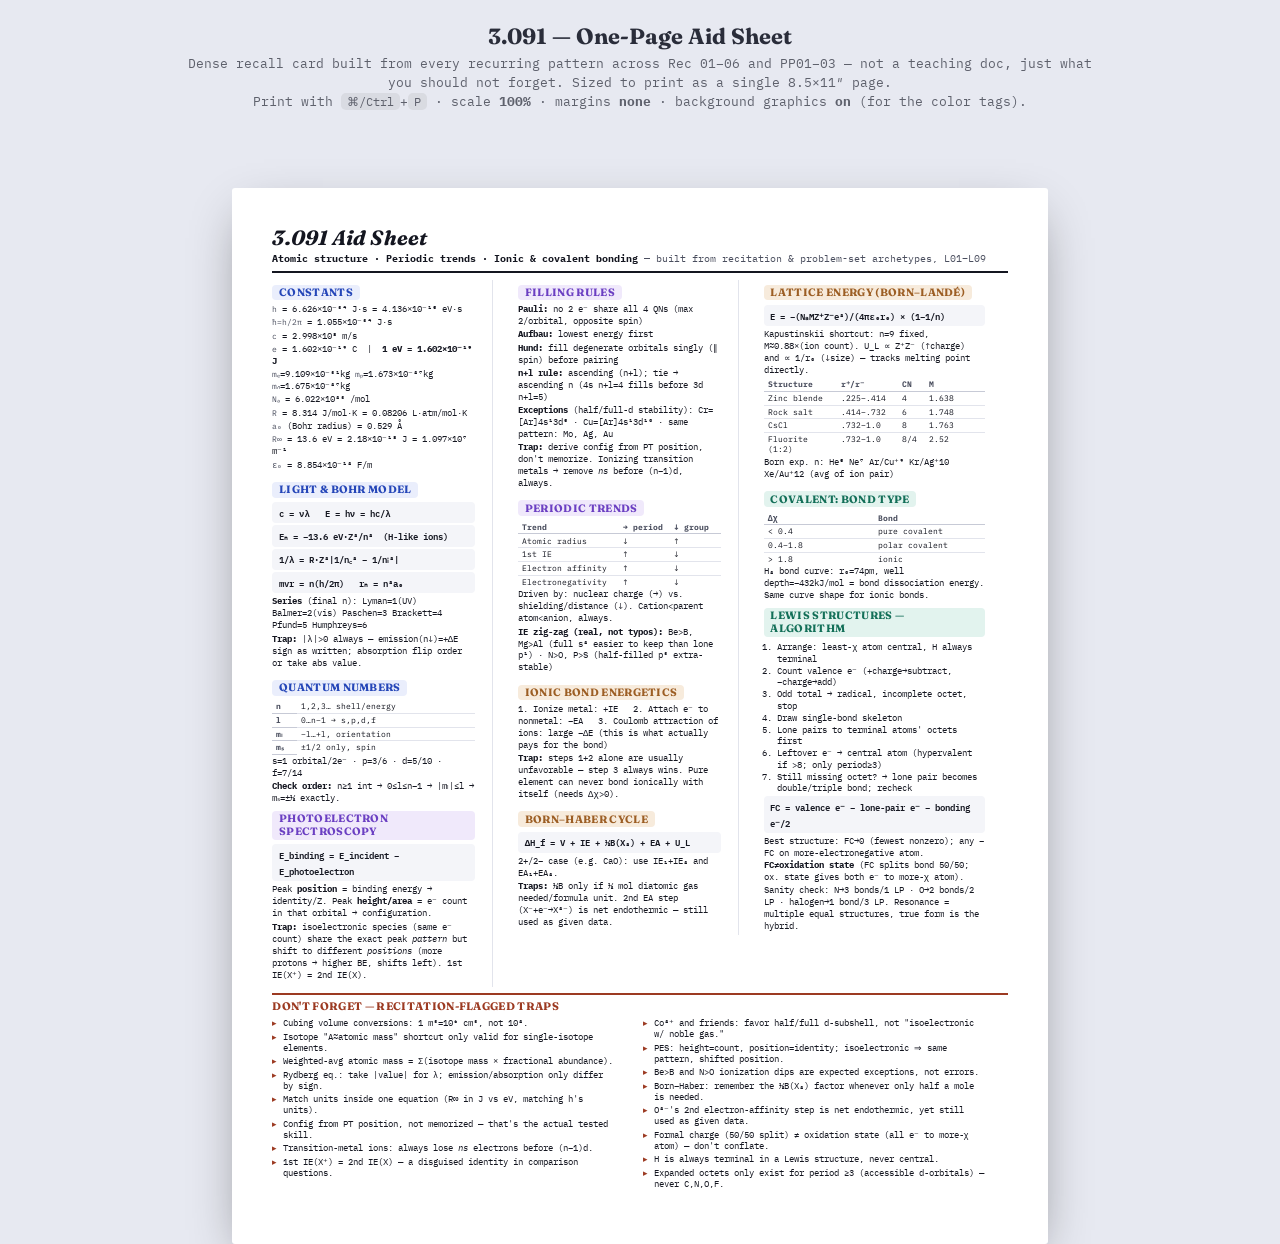
<file: aid-sheet.html>
<!doctype html>
<html lang="en">
<head>
<meta charset="utf-8">
<meta name="viewport" content="width=device-width, initial-scale=1">
<title>3.091 Aid Sheet</title>
<link rel="preconnect" href="https://fonts.googleapis.com">
<link rel="preconnect" href="https://fonts.gstatic.com" crossorigin>
<link href="https://fonts.googleapis.com/css2?family=Fraunces:ital,opsz,wght@0,9..144,600;0,9..144,700;1,9..144,600&family=IBM+Plex+Mono:wght@400;500;600;700&display=swap" rel="stylesheet">
<style>
  :root{
    /* on-screen chrome (follows the viewer's theme) */
    --page-bg:#E7E9F1;
    --chrome-ink:#2A2D3A;

    /* the sheet itself is simulated paper: always white with dark ink */
    --ink:#141620;
    --ink-soft:#4A4E5E;
    --hair:#C7CAD6;
    --hair-soft:#E2E4EC;
    --blue:#2546B8;     /* atoms */
    --blue-soft:#EAEEFC;
    --violet:#6B3FC2;   /* trends */
    --violet-soft:#F0E9FB;
    --copper:#9C5E24;   /* ionic */
    --copper-soft:#F7EBDC;
    --teal:#136F58;     /* covalent */
    --teal-soft:#E2F3EE;
    --rose:#9A2F66;     /* orbitals / MO */
    --rose-soft:#F9E6F0;
    --warn:#9C3A22;
    --warn-soft:#FBEAE3;
  }
  @media (prefers-color-scheme: dark){
    :root:not([data-theme="light"]){ --page-bg:#0F1117; --chrome-ink:#C9CCDA; }
  }
  :root[data-theme="dark"]{ --page-bg:#0F1117; --chrome-ink:#C9CCDA; }

  *{box-sizing:border-box;}
  html,body{margin:0;padding:0;}
  body{
    background:var(--page-bg);
    color:var(--chrome-ink);
    font-family:"IBM Plex Mono", ui-monospace, Menlo, monospace;
    -webkit-font-smoothing:antialiased;
  }
  .screen-chrome{
    max-width:940px;
    margin:0 auto;
    padding:22px 16px 60px;
    text-align:center;
  }
  .screen-chrome h1{
    font-family:"Fraunces";
    font-weight:700;
    font-size:22px;
    margin:0 0 4px;
    color:var(--chrome-ink);
  }
  .screen-chrome p{
    font-size:12.5px;
    color:var(--chrome-ink);
    opacity:0.72;
    margin:0 0 18px;
    line-height:1.5;
  }
  .screen-chrome .kbd{
    font-family:"IBM Plex Mono";
    background:rgba(127,127,127,.18);
    border-radius:5px;
    padding:1px 6px;
    font-size:11.5px;
  }

  /* ---------------- THE SHEET (always white/black, simulated paper) ---------------- */
  .sheet{
    width:8.5in;
    min-height:11in;
    margin:0 auto;
    background:#FFFFFF;
    color:var(--ink);
    padding:0.38in 0.42in 0.3in;
    box-shadow:0 18px 50px -14px rgba(0,0,0,.45);
    border-radius:3px;
    -webkit-print-color-adjust:exact;
    print-color-adjust:exact;
  }

  .head{
    border-bottom:2.2pt solid var(--ink);
    padding-bottom:3.5pt;
    margin-bottom:5.5pt;
  }
  .head .t1{font-family:"Fraunces"; font-weight:700; font-style:italic; font-size:15.5pt; letter-spacing:.01em;}
  .head .t2{font-size:7.3pt; color:var(--ink-soft); line-height:1.4; margin-top:2pt;}
  .head .t2 b{color:var(--ink);}

  /* Columns are floats with explicit widths on purpose: CSS grid/flex let long lines
     run past the page edge in headless-Chrome PDF output. Keep it this way. */
  .cols{overflow:hidden;}
  .cols::after{content:""; display:block; clear:both;}
  .col{
    float:left;
    width:2.3in;
    margin-right:0.26in;
    border-right:0.6pt solid var(--hair-soft);
    padding-right:0.18in;
  }
  .col:nth-child(3){border-right:none; padding-right:0; margin-right:0;}
  .blk{
    break-inside:avoid;
    margin-bottom:5pt;
    overflow-wrap:break-word;
    word-break:break-word;
    max-width:100%;
    min-width:0;
  }
  .blk h2{
    font-family:"Fraunces";
    font-weight:700;
    font-size:8pt;
    text-transform:uppercase;
    letter-spacing:.03em;
    margin:0 0 2pt;
    padding:1pt 5pt;
    border-radius:3pt;
    display:inline-block;
  }
  .c-atoms h2{background:var(--blue-soft); color:var(--blue);}
  .c-trends h2{background:var(--violet-soft); color:var(--violet);}
  .c-ionic h2{background:var(--copper-soft); color:var(--copper);}
  .c-covalent h2{background:var(--teal-soft); color:var(--teal);}
  .c-orbital h2{background:var(--rose-soft); color:var(--rose);}

  .ln{font-size:6.7pt; line-height:1.34; margin:0 0 1pt;}
  .ln b{font-weight:700;}
  .lbl{color:var(--ink-soft); font-size:6.3pt;}

  table.ref{border-collapse:collapse; width:100%; table-layout:fixed; margin:1.5pt 0 0;}
  table.ref th, table.ref td{
    font-size:6.2pt;
    padding:0.9pt 3pt;
    text-align:left;
    border-bottom:0.5pt solid var(--hair-soft);
    line-height:1.25;
    vertical-align:top;
    overflow-wrap:break-word;
  }
  table.ref th{font-weight:700; color:var(--ink-soft); border-bottom:0.8pt solid var(--hair);}
  table.ref tr:last-child td{border-bottom:none;}
  table.w12 th:first-child{width:12%;}
  table.w40 th:first-child{width:50%;}
  table.w30 th:nth-child(1){width:33%;}
  table.w30 th:nth-child(2){width:28%;}
  table.w30 th:nth-child(3){width:12%;}
  table.w30 th:nth-child(4){width:27%;}

  .eqbox{
    background:#F4F5F9;
    border-radius:3pt;
    padding:2pt 5pt;
    margin:1.5pt 0;
    font-size:6.8pt;
    font-weight:600;
    display:block;
    overflow-wrap:break-word;
  }

  .steps{margin:1.5pt 0 0; padding-left:10pt;}
  .steps li{font-size:6.5pt; line-height:1.32; margin-bottom:0.5pt;}

  .traps{
    margin-top:4pt;
    padding-top:3.5pt;
    border-top:2.2pt solid var(--warn);
  }
  .traps h2{
    font-family:"Fraunces"; font-weight:700; font-size:8.2pt; text-transform:uppercase; letter-spacing:.03em;
    color:var(--warn); margin:0 0 3pt;
  }
  .traps-grid{overflow:hidden;}
  .traps-grid::after{content:""; display:block; clear:both;}
  .traps-grid ul{float:left; width:3.56in; margin:0; padding:0;}
  .traps-grid ul:first-child{margin-right:0.3in;}
  .traps-grid li{
    font-size:6.4pt;
    line-height:1.3;
    margin-bottom:1.8pt;
    list-style:none;
    padding-left:8pt;
    position:relative;
    overflow-wrap:break-word;
  }
  .traps-grid li::before{
    content:"▸";
    position:absolute; left:0; color:var(--warn); font-size:6.5pt;
  }

  @media print{
    @page{ size: letter; margin:0; }
    body{background:#fff;}
    .screen-chrome{display:none;}
    .sheet{box-shadow:none; margin:0; border-radius:0; width:100%; height:11in; max-height:11in; overflow:hidden;}
  }
</style>
</head>
<body>

<div class="screen-chrome">
  <h1>3.091 — One-Page Aid Sheet</h1>
  <p>Dense recall card built from every recurring pattern across Rec 01&ndash;06 and PP01&ndash;03 &mdash; not a teaching doc, just what you should not forget. Sized to print as a single 8.5&times;11&Prime; page.<br>
  Print with <span class="kbd">⌘/Ctrl</span>+<span class="kbd">P</span> &middot; scale <b>100%</b> &middot; margins <b>none</b> &middot; background graphics <b>on</b> (for the color tags).</p>
</div>

<div class="sheet">

  <div class="head">
    <div class="t1">3.091 Aid Sheet</div>
    <div class="t2"><b>Atomic structure &middot; Periodic trends &middot; Ionic &amp; covalent bonding</b> &mdash; built from recitation &amp; problem-set archetypes, L01&ndash;L09</div>
  </div>

  <div class="cols">

    <div class="col">

    <div class="blk c-atoms">
      <h2>Constants</h2>
      <div class="ln"><span class="lbl">h</span> = 6.626×10⁻³⁴ J·s = 4.136×10⁻¹⁵ eV·s</div>
      <div class="ln"><span class="lbl">ħ=h/2π</span> = 1.055×10⁻³⁴ J·s</div>
      <div class="ln"><span class="lbl">c</span> = 2.998×10⁸ m/s</div>
      <div class="ln"><span class="lbl">e</span> = 1.602×10⁻¹⁹ C &nbsp;|&nbsp; <b>1 eV = 1.602×10⁻¹⁹ J</b></div>
      <div class="ln"><span class="lbl">mₑ</span>=9.109×10⁻³¹kg <span class="lbl">mₚ</span>=1.673×10⁻²⁷kg <span class="lbl">mₙ</span>=1.675×10⁻²⁷kg</div>
      <div class="ln"><span class="lbl">Nₐ</span> = 6.022×10²³ /mol</div>
      <div class="ln"><span class="lbl">R</span> = 8.314 J/mol·K = 0.08206 L·atm/mol·K</div>
      <div class="ln"><span class="lbl">a₀</span> (Bohr radius) = 0.529 Å</div>
      <div class="ln"><span class="lbl">R∞</span> = 13.6 eV = 2.18×10⁻¹⁸ J = 1.097×10⁷ m⁻¹</div>
      <div class="ln"><span class="lbl">ε₀</span> = 8.854×10⁻¹² F/m</div>
    </div>

    <div class="blk c-atoms">
      <h2>Light &amp; Bohr Model</h2>
      <div class="eqbox">c = νλ &nbsp; E = hν = hc/λ</div>
      <div class="eqbox">Eₙ = −13.6 eV·Z²/n² &nbsp;(H-like ions)</div>
      <div class="eqbox">1/λ = R·Z²|1/n꜀² − 1/nᵢ²|</div>
      <div class="eqbox">mvr = n(h/2π) &nbsp; rₙ = n²a₀</div>
      <div class="ln"><b>Series</b> (final n): Lyman=1(UV) Balmer=2(vis) Paschen=3 Brackett=4 Pfund=5 Humphreys=6</div>
      <div class="ln"><b>Trap:</b> |λ|&gt;0 always — emission(n↓)=+ΔE sign as written; absorption flip order or take abs value.</div>
    </div>

    <div class="blk c-atoms">
      <h2>Quantum Numbers</h2>
      <table class="ref w12">
        <tr><th>n</th><td>1,2,3… shell/energy</td></tr>
        <tr><th>l</th><td>0…n−1 → s,p,d,f</td></tr>
        <tr><th>mₗ</th><td>−l…+l, orientation</td></tr>
        <tr><th>mₛ</th><td>±1/2 only, spin</td></tr>
      </table>
      <div class="ln">s=1 orbital/2e⁻ &middot; p=3/6 &middot; d=5/10 &middot; f=7/14</div>
      <div class="ln"><b>Check order:</b> n≥1 int → 0≤l≤n−1 → |mₗ|≤l → mₛ=±½ exactly.</div>
    </div>

    <div class="blk c-trends">
      <h2>Photoelectron Spectroscopy</h2>
      <div class="eqbox">E_binding = E_incident − E_photoelectron</div>
      <div class="ln">Peak <b>position</b> = binding energy → identity/Z. Peak <b>height/area</b> = e⁻ count in that orbital → configuration.</div>
      <div class="ln"><b>Trap:</b> isoelectronic species (same e⁻ count) share the exact peak <i>pattern</i> but shift to different <i>positions</i> (more protons → higher BE, shifts left). 1st IE(X⁺) = 2nd IE(X).</div>
    </div>

    </div>

    <div class="col">

    <div class="blk c-trends">
      <h2>Filling Rules</h2>
      <div class="ln"><b>Pauli:</b> no 2 e⁻ share all 4 QNs (max 2/orbital, opposite spin)</div>
      <div class="ln"><b>Aufbau:</b> lowest energy first</div>
      <div class="ln"><b>Hund:</b> fill degenerate orbitals singly (∥ spin) before pairing</div>
      <div class="ln"><b>n+l rule:</b> ascending (n+l); tie → ascending n (4s n+l=4 fills before 3d n+l=5)</div>
      <div class="ln"><b>Exceptions</b> (half/full-d stability): Cr=[Ar]4s¹3d⁵ &middot; Cu=[Ar]4s¹3d¹⁰ &middot; same pattern: Mo, Ag, Au</div>
      <div class="ln"><b>Trap:</b> derive config from PT position, don't memorize. Ionizing transition metals → remove <i>ns</i> before (n−1)d, always.</div>
    </div>

    <div class="blk c-trends">
      <h2>Periodic Trends</h2>
      <table class="ref w40">
        <tr><th>Trend</th><th>→ period</th><th>↓ group</th></tr>
        <tr><td>Atomic radius</td><td>↓</td><td>↑</td></tr>
        <tr><td>1st IE</td><td>↑</td><td>↓</td></tr>
        <tr><td>Electron affinity</td><td>↑</td><td>↓</td></tr>
        <tr><td>Electronegativity</td><td>↑</td><td>↓</td></tr>
      </table>
      <div class="ln">Driven by: nuclear charge (→) vs. shielding/distance (↓). Cation&lt;parent atom&lt;anion, always.</div>
      <div class="ln"><b>IE zig-zag (real, not typos):</b> Be&gt;B, Mg&gt;Al (full s² easier to keep than lone p¹) &middot; N&gt;O, P&gt;S (half-filled p³ extra-stable)</div>
    </div>

    <div class="blk c-ionic">
      <h2>Ionic Bond Energetics</h2>
      <div class="ln">1. Ionize metal: +IE &nbsp; 2. Attach e⁻ to nonmetal: −EA &nbsp; 3. Coulomb attraction of ions: large −ΔE (this is what actually pays for the bond)</div>
      <div class="ln"><b>Trap:</b> steps 1+2 alone are usually unfavorable — step 3 always wins. Pure element can never bond ionically with itself (needs Δχ&gt;0).</div>
    </div>

    <div class="blk c-ionic">
      <h2>Born&ndash;Haber Cycle</h2>
      <div class="eqbox">ΔH_f = V + IE + ½B(X₂) + EA + U_L</div>
      <div class="ln">2+/2− case (e.g. CaO): use IE₁+IE₂ and EA₁+EA₂.</div>
      <div class="ln"><b>Traps:</b> ½B only if ½ mol diatomic gas needed/formula unit. 2nd EA step (X⁻+e⁻→X²⁻) is net endothermic — still used as given data.</div>
    </div>

    </div>

    <div class="col">

    <div class="blk c-ionic">
      <h2>Lattice Energy (Born&ndash;Land&eacute;)</h2>
      <div class="eqbox">E = −(NₐMZ⁺Z⁻e²)/(4πε₀r₀) × (1−1/n)</div>
      <div class="ln">Kapustinskii shortcut: n=9 fixed, M≈0.88×(ion count). U_L ∝ Z⁺Z⁻ (↑charge) and ∝ 1/r₀ (↓size) — tracks melting point directly.</div>
      <table class="ref w30">
        <tr><th>Structure</th><th>r⁺/r⁻</th><th>CN</th><th>M</th></tr>
        <tr><td>Zinc blende</td><td>.225&ndash;.414</td><td>4</td><td>1.638</td></tr>
        <tr><td>Rock salt</td><td>.414&ndash;.732</td><td>6</td><td>1.748</td></tr>
        <tr><td>CsCl</td><td>.732&ndash;1.0</td><td>8</td><td>1.763</td></tr>
        <tr><td>Fluorite (1:2)</td><td>.732&ndash;1.0</td><td>8/4</td><td>2.52</td></tr>
      </table>
      <div class="ln">Born exp. n: He⁵ Ne⁷ Ar/Cu⁺⁹ Kr/Ag⁺10 Xe/Au⁺12 (avg of ion pair)</div>
    </div>

    <div class="blk c-covalent">
      <h2>Covalent: Bond Type</h2>
      <table class="ref">
        <tr><th>Δχ</th><th>Bond</th></tr>
        <tr><td>&lt; 0.4</td><td>pure covalent</td></tr>
        <tr><td>0.4&ndash;1.8</td><td>polar covalent</td></tr>
        <tr><td>&gt; 1.8</td><td>ionic</td></tr>
      </table>
      <div class="ln">H₂ bond curve: r₀=74pm, well depth=−432kJ/mol = bond dissociation energy. Same curve shape for ionic bonds.</div>
    </div>

    <div class="blk c-covalent">
      <h2>Lewis Structures — Algorithm</h2>
      <ol class="steps">
        <li>Arrange: least-χ atom central, H always terminal</li>
        <li>Count valence e⁻ (+charge→subtract, −charge→add)</li>
        <li>Odd total → radical, incomplete octet, stop</li>
        <li>Draw single-bond skeleton</li>
        <li>Lone pairs to terminal atoms' octets first</li>
        <li>Leftover e⁻ → central atom (hypervalent if &gt;8; only period≥3)</li>
        <li>Still missing octet? → lone pair becomes double/triple bond; recheck</li>
      </ol>
      <div class="eqbox">FC = valence e⁻ − lone-pair e⁻ − bonding e⁻/2</div>
      <div class="ln">Best structure: FC→0 (fewest nonzero); any − FC on more-electronegative atom. <b>FC≠oxidation state</b> (FC splits bond 50/50; ox. state gives both e⁻ to more-χ atom).</div>
      <div class="ln">Sanity check: N→3 bonds/1 LP &middot; O→2 bonds/2 LP &middot; halogen→1 bond/3 LP. Resonance = multiple equal structures, true form is the hybrid.</div>
    </div>

    </div>

  </div>

  <div class="traps">
    <h2>Don't forget — recitation-flagged traps</h2>
    <div class="traps-grid">
      <ul>
        <li>Cubing volume conversions: 1 m³=10⁶ cm³, not 10².</li>
        <li>Isotope "A≈atomic mass" shortcut only valid for single-isotope elements.</li>
        <li>Weighted-avg atomic mass = Σ(isotope mass × fractional abundance).</li>
        <li>Rydberg eq.: take |value| for λ; emission/absorption only differ by sign.</li>
        <li>Match units inside one equation (R∞ in J vs eV, matching h's units).</li>
        <li>Config from PT position, not memorized — that's the actual tested skill.</li>
        <li>Transition-metal ions: always lose <i>ns</i> electrons before (n−1)d.</li>
        <li>1st IE(X⁺) = 2nd IE(X) — a disguised identity in comparison questions.</li>
      </ul>
      <ul>
        <li>Co²⁺ and friends: favor half/full d-subshell, not "isoelectronic w/ noble gas."</li>
        <li>PES: height=count, position=identity; isoelectronic ⇒ same pattern, shifted position.</li>
        <li>Be&gt;B and N&gt;O ionization dips are expected exceptions, not errors.</li>
        <li>Born&ndash;Haber: remember the ½B(X₂) factor whenever only half a mole is needed.</li>
        <li>O²⁻'s 2nd electron-affinity step is net endothermic, yet still used as given data.</li>
        <li>Formal charge (50/50 split) ≠ oxidation state (all e⁻ to more-χ atom) — don't conflate.</li>
        <li>H is always terminal in a Lewis structure, never central.</li>
        <li>Expanded octets only exist for period ≥3 (accessible d-orbitals) — never C,N,O,F.</li>
      </ul>
    </div>
  </div>

</div>

</body>
</html>
</file>
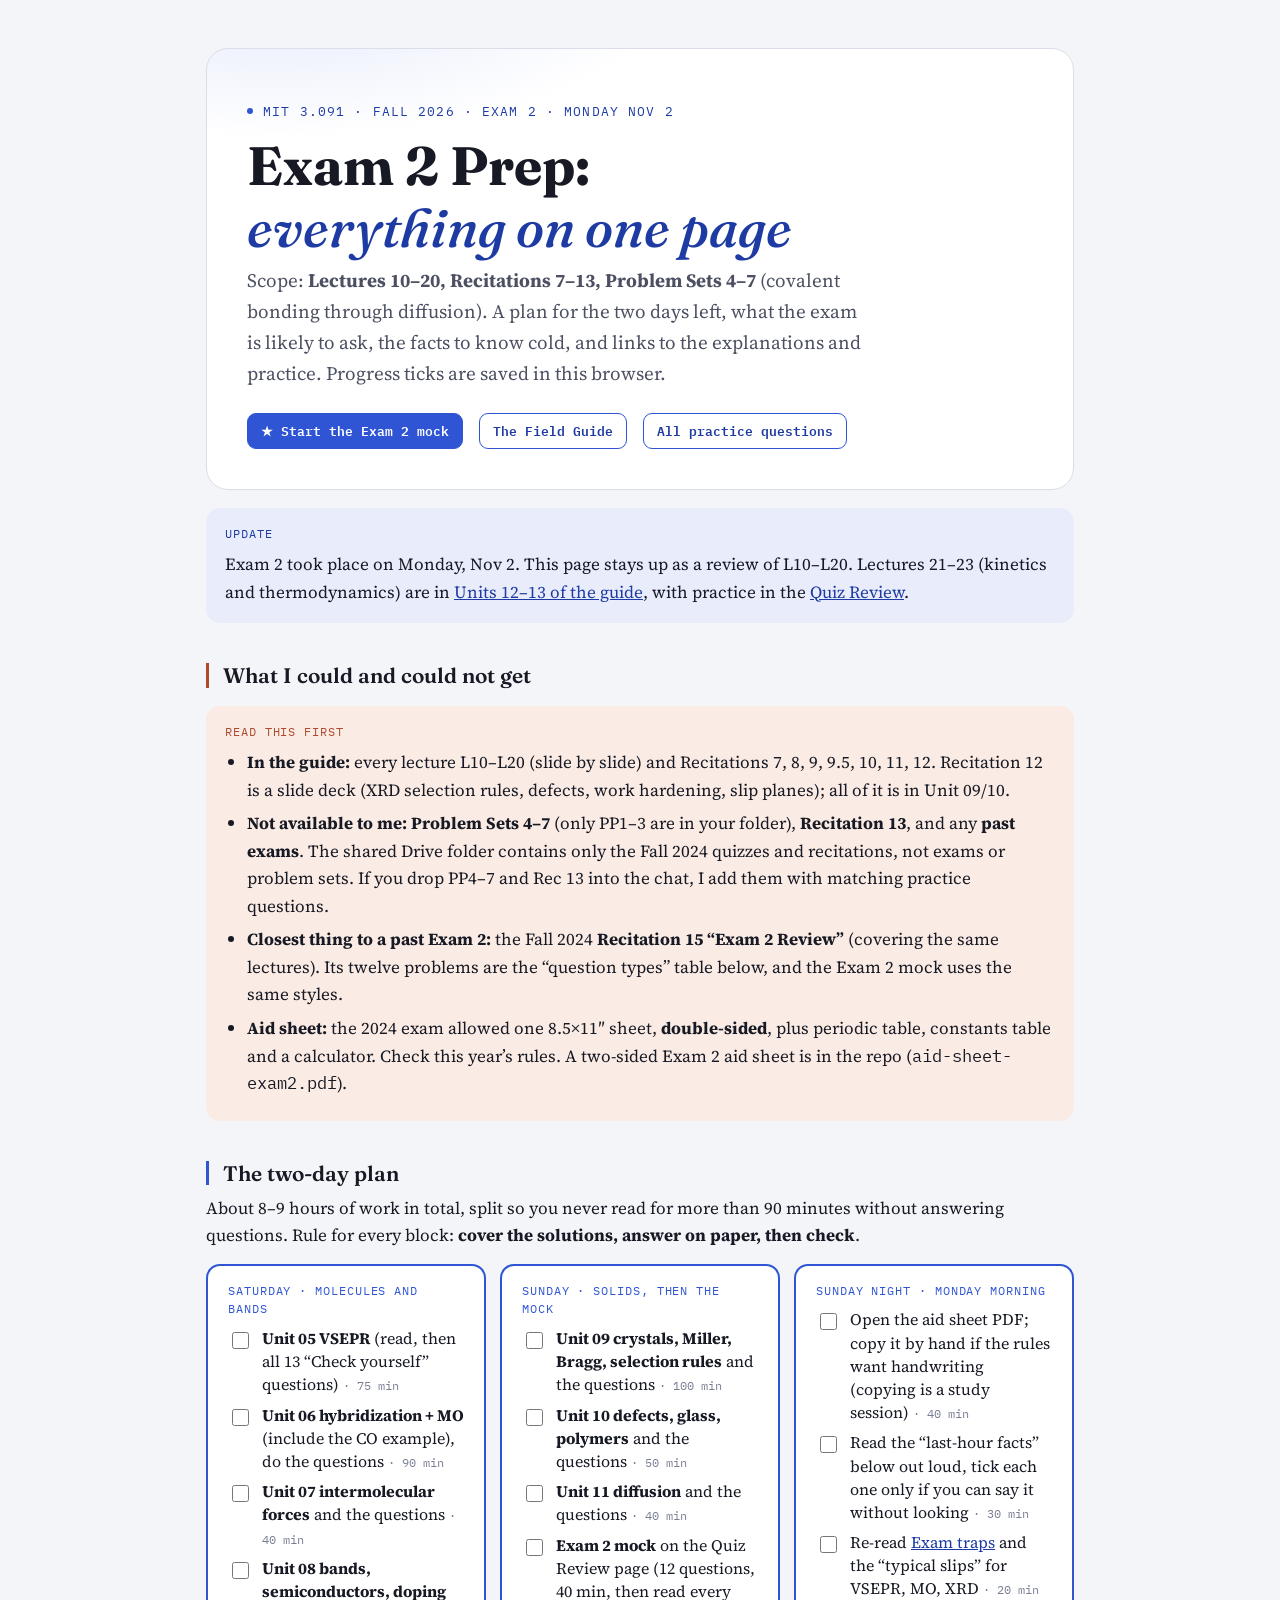
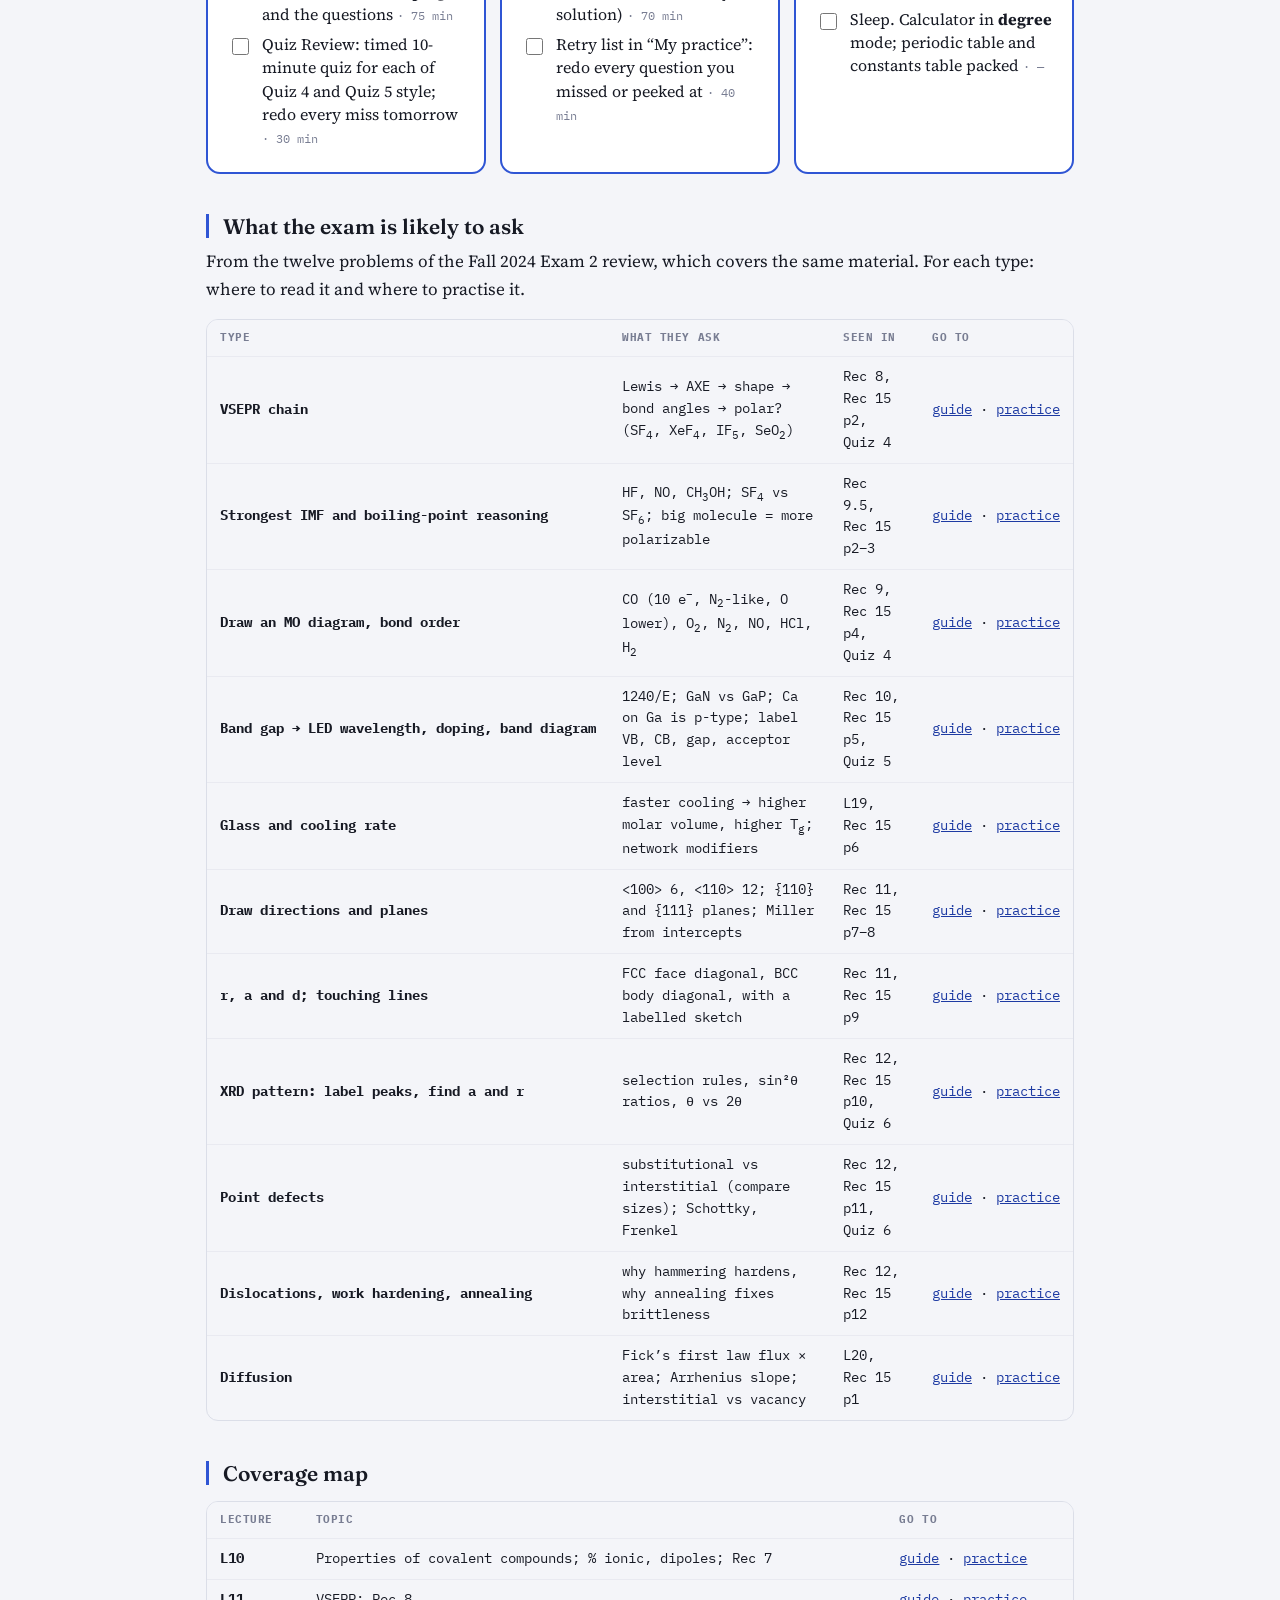
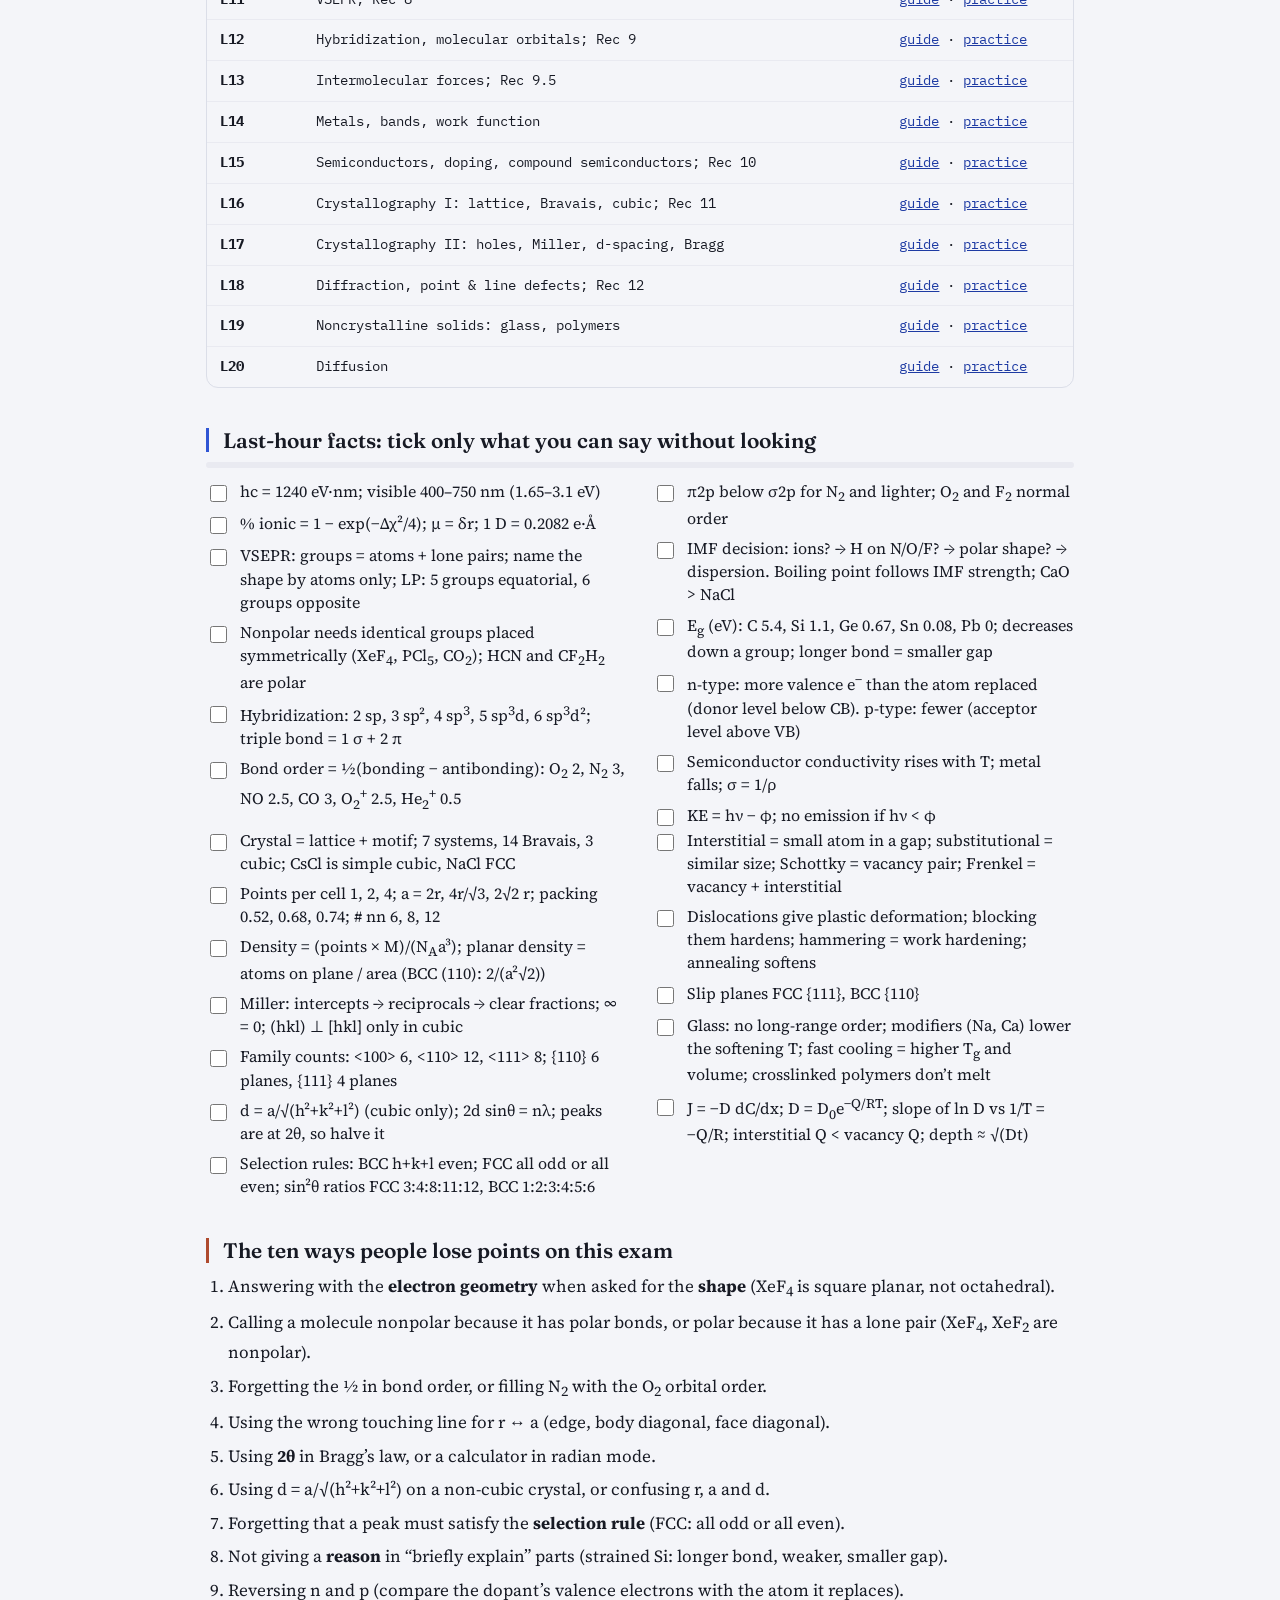
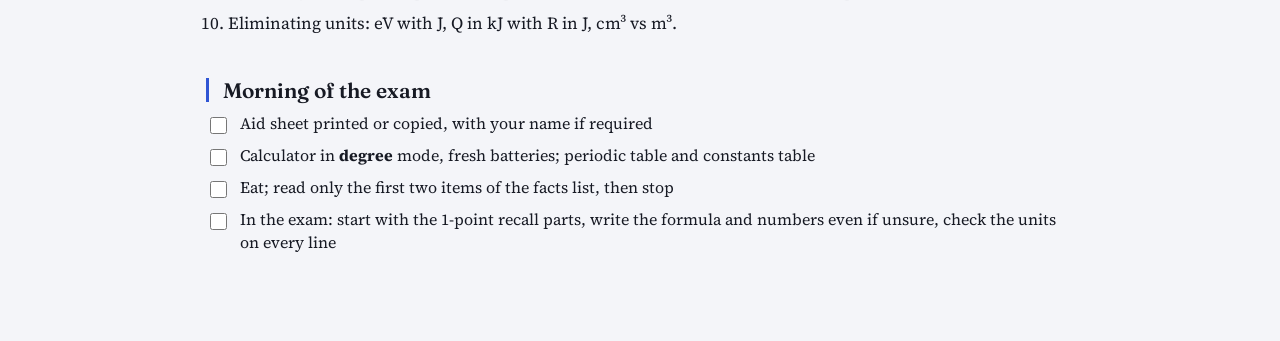
<file: exam2-prep.html>
<!doctype html>
<html lang="en">
<head>
<meta charset="utf-8">
<meta name="viewport" content="width=device-width, initial-scale=1">
<title>3.091 Exam 2 Prep</title>
<link rel="preconnect" href="https://fonts.googleapis.com">
<link rel="preconnect" href="https://fonts.gstatic.com" crossorigin>
<link href="https://fonts.googleapis.com/css2?family=Fraunces:ital,opsz,wght@0,9..144,400;0,9..144,500;0,9..144,600;0,9..144,700;0,9..144,900;1,9..144,500;1,9..144,600&family=Source+Serif+4:opsz,wght@8..60,400;8..60,500;8..60,600;8..60,700&family=IBM+Plex+Mono:wght@400;500;600;700&display=swap" rel="stylesheet">
<style>
  :root{
    --paper:#F4F5F9;
    --raised:#FFFFFF;
    --ink:#171A24;
    --ink-soft:#4C5062;
    --ink-faint:#787D92;
    --line:#DBDEE8;
    --line-soft:#E9EAF1;
    --accent:#2F55D4;
    --accent-ink:#1E3BA3;
    --accent-soft:#E8ECFB;
    --unit-atoms:#2F55D4;
    --unit-atoms-soft:#E8ECFB;
    --unit-trends:#7A4FD6;
    --unit-trends-soft:#EFE9FB;
    --unit-ionic:#AD6A2A;
    --unit-ionic-soft:#F7ECDD;
    --unit-covalent:#1E8F74;
    --unit-covalent-soft:#E3F3EE;
    --unit-orbital:#A8336E;
    --unit-orbital-soft:#F8E7F0;
    --unit-forces:#8A6A0C;
    --unit-forces-soft:#F5EDCF;
    --unit-metal:#4F6378;
    --unit-metal-soft:#E4E9EF;
    --unit-crystal:#8A6A1F;
    --unit-crystal-soft:#F1EAD6;
    --unit-defect:#A33F5F;
    --unit-defect-soft:#F5E2E9;
    --unit-diffusion:#1F7A8C;
    --unit-diffusion-soft:#DDF0F3;
    --unit-kinetics:#3B8F2E;
    --unit-kinetics-soft:#E3F2DE;
    --unit-thermo:#C2410C;
    --unit-thermo-soft:#FBE8DC;
    --unit-equil:#0F766E;
    --unit-equil-soft:#D3F0EB;
    --unit-cat:#7C3AED;
    --unit-cat-soft:#EADDFB;
    --unit-soln:#0369A1;
    --unit-soln-soft:#D9EDF8;
    --unit-acid:#4D7C0F;
    --unit-acid-soft:#E4F1CC;
    --unit-ksp:#9D174D;
    --unit-ksp-soft:#F8E1EA;
    --warn:#AE4A2E;
    --warn-soft:#FAEBE4;
    --good:#1E8F74;
  }
  @media (prefers-color-scheme: dark){
    :root:not([data-theme="light"]){
      --paper:#12141C;
      --raised:#1A1D28;
      --ink:#E9EAF2;
      --ink-soft:#B2B6C8;
      --ink-faint:#80869C;
      --line:#2D3140;
      --line-soft:#242736;
      --accent:#8CA0FF;
      --accent-ink:#B7C3FF;
      --accent-soft:#232A47;
      --unit-atoms:#8CA0FF;
      --unit-atoms-soft:#222A47;
      --unit-trends:#C3AAFF;
      --unit-trends-soft:#2A2345;
      --unit-ionic:#E3A465;
      --unit-ionic-soft:#332618;
      --unit-covalent:#6FD5B9;
      --unit-covalent-soft:#1A332C;
      --unit-orbital:#F08DBD;
      --unit-orbital-soft:#3A2030;
      --unit-forces:#E6C25A;
      --unit-forces-soft:#332B12;
      --unit-metal:#A9BBD0;
      --unit-metal-soft:#222A33;
      --unit-crystal:#D8B96A;
      --unit-crystal-soft:#352D1B;
      --unit-defect:#E39DB6;
      --unit-defect-soft:#3A2230;
      --unit-diffusion:#7FCBD9;
      --unit-diffusion-soft:#1B3237;
      --unit-kinetics:#8FD17A;
      --unit-kinetics-soft:#1E3319;
      --unit-thermo:#FB9A6B;
      --unit-thermo-soft:#3B2216;
      --unit-equil:#5EEAD4;
      --unit-equil-soft:#12302D;
      --unit-cat:#C4A0FA;
      --unit-cat-soft:#2A1D3D;
      --unit-soln:#7DD3FC;
      --unit-soln-soft:#10303F;
      --unit-acid:#BEF264;
      --unit-acid-soft:#26310F;
      --unit-ksp:#F9A8D4;
      --unit-ksp-soft:#3A1A2A;
      --warn:#E89579;
      --warn-soft:#3A241C;
      --good:#6FD5B9;
    }
  }
  :root[data-theme="dark"]{
    --paper:#12141C;
    --raised:#1A1D28;
    --ink:#E9EAF2;
    --ink-soft:#B2B6C8;
    --ink-faint:#80869C;
    --line:#2D3140;
    --line-soft:#242736;
    --accent:#8CA0FF;
    --accent-ink:#B7C3FF;
    --accent-soft:#232A47;
    --unit-atoms:#8CA0FF;
    --unit-atoms-soft:#222A47;
    --unit-trends:#C3AAFF;
    --unit-trends-soft:#2A2345;
    --unit-ionic:#E3A465;
    --unit-ionic-soft:#332618;
    --unit-covalent:#6FD5B9;
    --unit-covalent-soft:#1A332C;
      --unit-orbital:#F08DBD;
      --unit-orbital-soft:#3A2030;
      --unit-forces:#E6C25A;
      --unit-forces-soft:#332B12;
      --unit-metal:#A9BBD0;
      --unit-metal-soft:#222A33;
      --unit-crystal:#D8B96A;
      --unit-crystal-soft:#352D1B;
      --unit-defect:#E39DB6;
      --unit-defect-soft:#3A2230;
      --unit-diffusion:#7FCBD9;
      --unit-diffusion-soft:#1B3237;
      --unit-kinetics:#8FD17A;
      --unit-kinetics-soft:#1E3319;
      --unit-thermo:#FB9A6B;
      --unit-thermo-soft:#3B2216;
      --unit-equil:#5EEAD4;
      --unit-equil-soft:#12302D;
      --unit-cat:#C4A0FA;
      --unit-cat-soft:#2A1D3D;
      --unit-soln:#7DD3FC;
      --unit-soln-soft:#10303F;
      --unit-acid:#BEF264;
      --unit-acid-soft:#26310F;
      --unit-ksp:#F9A8D4;
      --unit-ksp-soft:#3A1A2A;
    --warn:#E89579;
    --warn-soft:#3A241C;
    --good:#6FD5B9;
  }

  *{box-sizing:border-box;}
  html,body{margin:0;}
  body{
    background:var(--paper);
    color:var(--ink);
    font-family:"Source Serif 4", Georgia, "Times New Roman", serif;
    font-size:17px;
    line-height:1.62;
    -webkit-font-smoothing:antialiased;
  }
  h1,h2,h3,h4{
    font-family:"Fraunces", Georgia, serif;
    text-wrap:balance;
    color:var(--ink);
    font-weight:600;
    line-height:1.15;
  }
  code, .mono, table.data, .formula, .kbd{
    font-family:"IBM Plex Mono", ui-monospace, Menlo, monospace;
  }
  a{color:var(--accent-ink);}
  a:focus-visible, button:focus-visible, summary:focus-visible{outline:2px solid var(--accent); outline-offset:2px;}
  ::selection{background:var(--accent-soft);}

  .shell{
    max-width:1180px;
    margin:0 auto;
    padding:0 clamp(16px,3vw,40px) 120px;
    display:grid;
    grid-template-columns:240px minmax(0,1fr);
    gap:clamp(20px,4vw,56px);
  }
  @media (max-width:880px){
    .shell{grid-template-columns:minmax(0,1fr);}
  }

  /* ---------- HERO ---------- */
  .hero{
    grid-column:1/-1;
    padding:clamp(28px,5vw,52px) clamp(18px,4vw,40px) clamp(26px,4vw,38px);
    margin:clamp(16px,3vw,28px) 0 8px;
    border:1px solid var(--line);
    border-radius:22px;
    background:
      radial-gradient(640px 220px at 8% -10%, var(--accent-soft), transparent 60%),
      var(--raised);
    position:relative;
    overflow:hidden;
  }
  .hero-eyebrow{
    font-family:"IBM Plex Mono";
    font-size:12.5px;
    letter-spacing:.09em;
    text-transform:uppercase;
    color:var(--accent-ink);
    display:flex;
    align-items:center;
    gap:10px;
  }
  .hero-eyebrow .dot{width:6px;height:6px;border-radius:50%;background:var(--accent);display:inline-block;}
  .hero h1{
    font-size:clamp(34px,5.2vw,54px);
    margin:14px 0 6px;
    font-weight:700;
  }
  .hero h1 em{font-style:italic; color:var(--accent-ink); font-weight:500;}
  .hero .sub{
    font-size:clamp(16px,2vw,19px);
    color:var(--ink-soft);
    max-width:62ch;
    margin:0 0 22px;
  }
  .hero-stats{
    display:flex;
    flex-wrap:wrap;
    gap:10px;
  }
  .stat-pill{
    border:1px solid var(--line);
    background:var(--paper);
    border-radius:999px;
    padding:7px 14px;
    font-family:"IBM Plex Mono";
    font-size:12.5px;
    color:var(--ink-soft);
    display:flex;
    align-items:center;
    gap:7px;
    font-variant-numeric:tabular-nums;
  }
  .stat-pill b{color:var(--ink); font-weight:600;}

  /* ---------- TOC ---------- */
  .toc-wrap{position:relative;}
  .toc{
    position:sticky;
    top:18px;
    max-height:calc(100vh - 36px);
    overflow-y:auto;
    padding-right:6px;
    font-size:14px;
  }
  .toc-title{
    font-family:"IBM Plex Mono";
    font-size:11.5px;
    letter-spacing:.08em;
    text-transform:uppercase;
    color:var(--ink-faint);
    margin:0 0 10px 2px;
  }
  .toc ol{list-style:none; margin:0; padding:0;}
  .toc > ol > li{margin-bottom:3px;}
  .toc a{
    display:flex;
    align-items:center;
    gap:9px;
    text-decoration:none;
    color:var(--ink-soft);
    padding:6px 8px;
    border-radius:8px;
    line-height:1.3;
  }
  .toc a:hover{background:var(--line-soft); color:var(--ink);}
  .toc .u-dot{width:8px;height:8px;min-width:8px;border-radius:50%;background:var(--c,var(--accent));}
  .toc .sub-list{list-style:none; margin:2px 0 6px 25px; padding:0; border-left:1px solid var(--line-soft);}
  .toc .sub-list a{font-size:12.8px; padding:4px 10px; color:var(--ink-faint);}
  .toc .sub-list a:hover{color:var(--ink);}
  details.toc-mobile{display:none;}
  @media (max-width:880px){
    .toc-wrap .toc{display:none;}
    details.toc-mobile{
      display:block;
      border:1px solid var(--line);
      border-radius:14px;
      background:var(--raised);
      padding:12px 16px;
      margin-bottom:4px;
    }
    details.toc-mobile summary{font-family:"IBM Plex Mono"; font-size:13px; letter-spacing:.06em; text-transform:uppercase; color:var(--accent-ink); cursor:pointer;}
    details.toc-mobile .toc{position:static; max-height:none; display:block; margin-top:10px;}
  }

  /* ---------- MAIN CONTENT ---------- */
  main{min-width:0;}
  .lede{
    font-size:19px;
    color:var(--ink-soft);
    max-width:66ch;
    margin:4px 0 36px;
  }
  .lede strong{color:var(--ink);}

  section.unit{margin-top:64px; scroll-margin-top:18px;}
  .unit-head{
    display:flex;
    align-items:baseline;
    gap:16px;
    padding-bottom:14px;
    border-bottom:2px solid var(--c, var(--line));
    margin-bottom:22px;
  }
  .unit-num{
    font-family:"IBM Plex Mono";
    font-size:14px;
    font-weight:600;
    color:var(--c, var(--accent));
    border:1px solid var(--c, var(--accent));
    border-radius:8px;
    padding:3px 9px;
    letter-spacing:.03em;
  }
  .unit-head h2{font-size:clamp(24px,3.4vw,32px); margin:0;}
  .unit-tag{
    font-family:"IBM Plex Mono";
    font-size:12px;
    color:var(--ink-faint);
    margin-left:auto;
    white-space:nowrap;
  }

  h3.topic{
    font-size:21px;
    margin:40px 0 10px;
    padding-left:14px;
    border-left:3px solid var(--c, var(--line));
    scroll-margin-top:18px;
  }
  h4{font-size:17px; margin:22px 0 8px;}
  p{margin:0 0 14px;}
  ul, ol{margin:0 0 16px; padding-left:1.3em;}
  li{margin-bottom:6px;}

  /* callouts */
  .box{
    border:1px solid var(--line);
    border-radius:14px;
    padding:16px 18px;
    margin:18px 0;
    background:var(--raised);
  }
  .box-head{
    font-family:"IBM Plex Mono";
    font-size:11.5px;
    letter-spacing:.08em;
    text-transform:uppercase;
    display:flex;
    align-items:center;
    gap:8px;
    margin-bottom:8px;
  }
  .def{background:var(--accent-soft); border-color:transparent;}
  .def .box-head{color:var(--accent-ink);}
  .formula-box{background:var(--raised); border-color:var(--line);}
  .formula-box .box-head{color:var(--ink-faint);}
  .formula-box .eq{
    font-family:"IBM Plex Mono";
    font-size:17px;
    font-weight:600;
    color:var(--ink);
    margin:4px 0 10px;
    overflow-x:auto;
  }
  .formula-box .vars{font-size:14px; color:var(--ink-soft);}
  .formula-box .vars code{color:var(--ink); background:var(--line-soft); padding:1px 5px; border-radius:5px; font-size:13px;}
  .example{background:var(--raised); border-left:3px solid var(--good);}
  .example .box-head{color:var(--good);}
  .trap{background:var(--warn-soft); border-color:transparent;}
  .trap .box-head{color:var(--warn);}
  .analogy{background:transparent; border:1px dashed var(--line); }
  .analogy .box-head{color:var(--ink-faint);}

  /* tables */
  .tscroll{overflow-x:auto; margin:16px 0; border:1px solid var(--line); border-radius:12px;}
  table{border-collapse:collapse; width:100%; font-size:14.5px;}
  table.data{font-size:13.5px;}
  th,td{
    padding:9px 13px;
    text-align:left;
    border-bottom:1px solid var(--line-soft);
    white-space:nowrap;
    font-variant-numeric:tabular-nums;
  }
  th{
    font-family:"IBM Plex Mono";
    font-size:11px;
    letter-spacing:.05em;
    text-transform:uppercase;
    color:var(--ink-faint);
    background:var(--paper);
    position:sticky;
    top:0;
  }
  tr:last-child td{border-bottom:none;}
  td.wrap, th.wrap{white-space:normal;}

  figure{margin:22px 0; padding:0;}
  figure svg{width:100%; height:auto; display:block;}
  figcaption{
    font-size:13px;
    color:var(--ink-faint);
    margin-top:8px;
    text-align:center;
  }
  .fig-frame{
    border:1px solid var(--line);
    border-radius:14px;
    padding:18px 14px;
    background:var(--raised);
  }

  /* archetype cards */
  .arch-grid{display:flex; flex-direction:column; gap:14px; margin:20px 0;}
  .arch-card{
    border:1px solid var(--line);
    border-radius:14px;
    background:var(--raised);
    padding:16px 18px;
  }
  .arch-card summary{
    cursor:pointer;
    list-style:none;
    display:flex;
    align-items:center;
    gap:12px;
    font-family:"Fraunces";
    font-weight:600;
    font-size:16.5px;
  }
  .arch-card summary::-webkit-details-marker{display:none;}
  .arch-card summary::before{
    content:"+";
    font-family:"IBM Plex Mono";
    font-weight:600;
    color:var(--accent);
    border:1px solid var(--accent);
    border-radius:6px;
    width:20px; height:20px;
    display:flex; align-items:center; justify-content:center;
    font-size:14px;
    flex-shrink:0;
  }
  .arch-card[open] summary::before{content:"\2212";}
  .arch-card .arch-n{font-family:"IBM Plex Mono"; font-size:12.5px; color:var(--ink-faint); font-weight:400;}
  .arch-body{margin-top:14px; padding-top:14px; border-top:1px solid var(--line-soft);}

  .pill{
    display:inline-block;
    font-family:"IBM Plex Mono";
    font-size:11px;
    padding:2px 9px;
    border-radius:999px;
    background:var(--c-soft, var(--line-soft));
    color:var(--c, var(--ink-soft));
    margin-right:6px;
  }

  .backtop{
    display:inline-flex;
    align-items:center;
    gap:6px;
    font-family:"IBM Plex Mono";
    font-size:12px;
    color:var(--ink-faint);
    text-decoration:none;
    margin-top:36px;
  }
  .backtop:hover{color:var(--accent-ink);}

  .closing{
    margin-top:70px;
    padding:28px;
    border:1px solid var(--line);
    border-radius:18px;
    background:var(--raised);
    text-align:center;
  }
  .closing h2{font-size:24px; margin:0 0 8px;}
  .closing p{max-width:52ch; margin:0 auto; color:var(--ink-soft);}

  strong{color:var(--ink); font-weight:600;}
  .small{font-size:13.5px; color:var(--ink-faint);}
  /* ---------- VSEPR diagrams ---------- */
  .sv-bond{stroke:var(--ink);stroke-width:2.2;stroke-linecap:round;fill:none;}
  .sv-wedge{fill:var(--ink);}
  .sv-atom{fill:var(--ink-soft);}
  .sv-center{fill:var(--unit-covalent);}
  .sv-lp{fill:var(--unit-covalent-soft);stroke:var(--unit-covalent);stroke-width:1.4;}
  .sv-dot{fill:var(--unit-covalent);}
  .vs-wrap{overflow-x:auto;border:1px solid var(--line);border-radius:14px;background:var(--raised);padding:14px;margin:18px 0;}
  .vs-grid{display:grid;grid-template-columns:92px repeat(4,minmax(124px,1fr));gap:8px;min-width:640px;}
  .vs-colhead{font-family:"IBM Plex Mono",monospace;font-size:11px;text-transform:uppercase;letter-spacing:.06em;color:var(--ink-faint);text-align:center;padding-bottom:6px;border-bottom:1px solid var(--line);}
  .vs-corner{border-bottom:1px solid var(--line);}
  .vs-rowhead{display:flex;flex-direction:column;justify-content:center;gap:1px;padding-right:6px;}
  .vs-rowhead b{font-family:"Fraunces",serif;font-size:26px;line-height:1;color:var(--unit-covalent);}
  .vs-rowhead span{font-family:"IBM Plex Mono",monospace;font-size:10.5px;text-transform:uppercase;letter-spacing:.05em;color:var(--ink-faint);}
  .vs-rowhead em{font-size:12px;color:var(--ink-soft);font-style:italic;margin-top:3px;}
  .vs-cell{border:1px solid var(--line-soft);border-radius:10px;padding:6px 4px 9px;text-align:center;background:var(--paper);}
  .vs-cell.vs-lp1,.vs-cell.vs-lp2,.vs-cell.vs-lp3{background:var(--unit-covalent-soft);border-color:transparent;}
  .vs-cell svg{width:100%;max-width:118px;height:auto;display:block;margin:0 auto 2px;}
  .vs-name{font-family:"Fraunces",serif;font-weight:600;font-size:13.5px;line-height:1.2;}
  .vs-meta{font-family:"IBM Plex Mono",monospace;font-size:11px;color:var(--ink-soft);margin-top:2px;}
  .vs-axe{font-weight:600;color:var(--ink);}
  .vs-ex{font-size:12px;color:var(--ink-faint);margin-top:2px;}
  .vs-empty{border:1px dashed var(--line-soft);border-radius:10px;opacity:.55;}
  .sv-dash{stroke:var(--ink);stroke-width:1.5;stroke-linecap:butt;}
  .sv-arc{fill:none;stroke:var(--unit-ionic);stroke-width:1.6;stroke-linecap:round;}
  .sv-txt{font-family:"IBM Plex Mono",monospace;font-size:9px;font-weight:600;fill:var(--ink);}
  .sv-txt-w{font-family:"IBM Plex Mono",monospace;font-size:9.5px;font-weight:700;fill:#fff;}
  .sv-ctr{fill:var(--unit-covalent);}
  .sv-bd{stroke:var(--unit-ionic);stroke-width:1.9;stroke-linecap:round;}
  .sv-bd-h{fill:var(--unit-ionic);}
  .sv-net{stroke:var(--unit-covalent);stroke-width:3.4;stroke-linecap:round;}
  .sv-net-h{fill:var(--unit-covalent);}
  .gp-row{display:grid;grid-template-columns:repeat(auto-fit,minmax(128px,1fr));gap:10px;margin:18px 0;}
  .gp-cell{position:relative;border:1px solid var(--line-soft);border-radius:12px;padding:8px 6px 10px;text-align:center;background:var(--raised);}
  .gp-cell svg{width:100%;max-width:118px;height:auto;display:block;margin:0 auto 2px;}
  .gp-n{font-family:"Fraunces",serif;font-weight:700;font-size:20px;color:var(--unit-covalent);line-height:1;}
  .sq-ang{font-family:"Fraunces",serif;font-weight:700;font-size:22px;color:var(--unit-ionic);line-height:1.1;margin-top:2px;}
  .dp-verdict{display:inline-block;margin-top:6px;font-family:"IBM Plex Mono",monospace;font-size:10.5px;font-weight:600;padding:2px 8px;border-radius:999px;}
  .dp-zero .dp-verdict{background:var(--line-soft);color:var(--ink-soft);}
  .dp-net .dp-verdict{background:var(--unit-covalent-soft);color:var(--unit-covalent);}
  .sv-ghost{stroke:var(--ink-faint);stroke-width:1.3;stroke-dasharray:3 3;opacity:.8;}
  .sq-row .gp-cell svg{max-width:200px;}
  .sq-row{grid-template-columns:repeat(3,minmax(0,1fr));max-width:720px;margin-left:auto;margin-right:auto;}
  @media (max-width:560px){ .sq-row{grid-template-columns:1fr;} }

  /* ---------- orbital + MO figures ---------- */
  .ph-pos{fill:var(--unit-atoms);fill-opacity:.62;}
  .ph-neg{fill:var(--warn);fill-opacity:.58;}
  .ph-txt{font-family:"IBM Plex Mono",monospace;font-size:12px;font-weight:700;fill:#fff;pointer-events:none;}
  .ph-nuc{fill:var(--ink);}
  .ph-node{stroke:var(--ink-soft);stroke-width:1.3;stroke-dasharray:3 3;}
  .op-lab{font-family:"IBM Plex Mono",monospace;font-size:9px;fill:var(--ink-soft);}
  .op-note{font-size:12px;color:var(--ink-faint);margin-top:2px;line-height:1.35;}
  .op-note b{color:var(--ink-soft);font-weight:600;}
  .op-row{grid-template-columns:repeat(2,minmax(0,1fr));max-width:600px;margin-left:auto;margin-right:auto;}
  .mo-lv{stroke:var(--ink);stroke-width:2.2;stroke-linecap:round;}
  .mo-lv-hi{stroke:var(--unit-orbital);stroke-width:2.8;}
  .mo-e{fill:none;stroke:var(--ink);stroke-width:1.7;stroke-linecap:round;stroke-linejoin:round;}
  .mo-cn{stroke:var(--ink-faint);stroke-width:1;stroke-dasharray:3 3;opacity:.75;}
  .mo-ax{fill:none;stroke:var(--ink-faint);stroke-width:1.4;}
  .mo-lab{font-family:"IBM Plex Mono",monospace;font-size:12.5px;font-weight:600;fill:var(--ink);paint-order:stroke;stroke:var(--raised);stroke-width:4px;stroke-linejoin:round;}
  .mo-ao{font-family:"IBM Plex Mono",monospace;font-size:12px;fill:var(--ink-soft);}
  .mo-title{font-family:"Fraunces",serif;font-size:13.5px;font-weight:600;fill:var(--ink);}
  .mo-hi{fill:var(--unit-orbital-soft);}
  .mo-hi-t{font-family:"IBM Plex Mono",monospace;font-size:11.5px;font-weight:700;fill:var(--unit-orbital);paint-order:stroke;stroke:var(--raised);stroke-width:5px;stroke-linejoin:round;}
  .mo-mini svg{max-width:210px;}
  .mo-zero{opacity:.85;}
  .ic-band{fill:var(--unit-covalent-soft);}
  .ic-grid{stroke:var(--line);stroke-width:1;}
  .ic-axis{stroke:var(--ink-faint);stroke-width:1.4;}
  .ic-tick{font-family:"IBM Plex Mono",monospace;font-size:11px;fill:var(--ink-soft);}
  .ic-lab{font-family:"IBM Plex Mono",monospace;font-size:11.5px;fill:var(--ink-soft);}
  .ic-curve{fill:none;stroke:var(--unit-ionic);stroke-width:3;stroke-linejoin:round;}
  .ic-band-t{font-family:"IBM Plex Mono",monospace;font-size:10.5px;fill:var(--unit-covalent);font-weight:600;}
  .ic-pt{fill:var(--unit-ionic);}
  .ic-pt-t{font-family:"IBM Plex Mono",monospace;font-size:10.5px;fill:var(--ink);}
  .ic-real{fill:var(--raised);stroke:var(--ink);stroke-width:2;}
  .ic-real-t{font-family:"IBM Plex Mono",monospace;font-size:11.5px;font-weight:700;fill:var(--ink);}

  /* ---------- cheat-code components ---------- */
  .stat-link{text-decoration:none;color:var(--accent-ink);border-color:var(--accent);}
  .stat-link:hover{background:var(--accent-soft);}
  .box.cheat{border:2px solid var(--c, var(--accent));background:var(--raised);padding:16px 20px;}
  .cheat .box-head{color:var(--c, var(--accent));}
  .cc-steps{margin:0 0 8px;padding-left:1.3em;}
  .cc-steps li{margin-bottom:6px;}
  .cc-list{margin:0 0 8px;padding-left:1.2em;}
  .cc-list li{margin-bottom:7px;}
  .cc-foot{margin:0;padding-top:9px;border-top:1px dashed var(--line);font-size:15.5px;}
  .cc-ideas{display:grid;grid-template-columns:repeat(auto-fit,minmax(230px,1fr));gap:12px;margin:0 0 20px;}
  .cc-idea{border:1px solid var(--line);border-top:3px solid var(--c);border-radius:4px 4px 12px 12px;background:var(--raised);padding:12px 14px 14px;}
  .cc-idea b{display:block;font-family:"Fraunces",serif;font-size:17px;margin-bottom:5px;color:var(--c);}
  .cc-idea span{font-size:14.5px;color:var(--ink-soft);line-height:1.5;}
  .cc-grid{display:grid;grid-template-columns:repeat(auto-fit,minmax(290px,1fr));gap:14px;margin:0 0 22px;}
  .cc-card{border:1px solid var(--line);border-radius:14px;background:var(--raised);padding:14px 16px 10px;}
  .cc-tag{font-family:"IBM Plex Mono",monospace;font-size:11px;text-transform:uppercase;letter-spacing:.07em;color:var(--c);margin-bottom:4px;font-weight:600;}
  .cc-code{font-family:"Fraunces",serif;font-weight:600;font-size:19px;line-height:1.2;margin:0 0 9px;}
  .cc-card p{font-size:14.5px;line-height:1.5;margin:0 0 8px;color:var(--ink-soft);}
  .cc-card p b{color:var(--ink);}
  /* ---------- hybridization rows ---------- */
  .hy-list{display:flex;flex-direction:column;gap:10px;margin:18px 0 8px;}
  .hy-row{display:grid;grid-template-columns:84px minmax(0,1fr);gap:12px;align-items:center;border:1px solid var(--line);border-radius:12px;padding:11px 14px;background:var(--raised);}
  .hy-name{font-family:"Fraunces",serif;font-weight:700;font-size:23px;color:var(--unit-orbital);}
  .hy-body{display:flex;flex-wrap:wrap;align-items:center;gap:8px 12px;}
  .hy-grp{display:inline-flex;flex-wrap:wrap;gap:5px;}
  .hy-arrow{font-family:"IBM Plex Mono",monospace;color:var(--ink-faint);font-size:16px;}
  .ob{display:inline-flex;align-items:center;justify-content:center;min-width:34px;height:26px;padding:0 6px;border:1.5px solid var(--ink-faint);border-radius:5px;font-family:"IBM Plex Mono",monospace;font-style:normal;font-size:12px;background:var(--paper);color:var(--ink-soft);}
  .ob.use{border-color:var(--unit-orbital);color:var(--ink);}
  .ob.hy{background:var(--unit-orbital-soft);border-color:var(--unit-orbital);color:var(--unit-orbital);font-weight:600;}
  .ob.un{border-style:dashed;color:var(--ink-faint);background:transparent;}
  .hy-desc{flex-basis:100%;font-size:14.5px;color:var(--ink-soft);line-height:1.45;}
  .hy-desc b{color:var(--ink);}
  @media (max-width:560px){ .hy-row{grid-template-columns:1fr;gap:6px;} }
  .cc-grid .cc-card:last-child{grid-column:1/-1;}
  /* ---------- small-screen fixes ---------- */
  .fig-frame{overflow-x:auto;}
  .fig-frame > svg{min-width:640px;}
  .vs-wrap > svg{min-width:520px;}
  .vs-wrap > figure, .vs-wrap{max-width:100%;}
  .unit-head{flex-wrap:wrap;row-gap:6px;}
  .unit-tag{white-space:normal;}
  @media (max-width:640px){ .unit-tag{margin-left:0;flex-basis:100%;} }
  /* ---------- hybridization / forces / metals figures ---------- */
  .fm-t,.fm-h,.fm-note,.fm-cap,.fm-cap-s,.fm-ao,.fm-hy-t,.fm-orb-t,.fm-op,.fm-ax-t,.fm-tiny,.fm-lab-r,.fm-hb-t,.hy-lab,.pl-t,.bd-blk-t{font-family:"IBM Plex Mono",monospace;fill:var(--ink);}
  .fm-h{font-family:"Fraunces",serif;font-size:14.5px;font-weight:600;}
  .fm-note{font-size:11.5px;fill:var(--ink-soft);}
  .fm-cap{font-size:13px;font-weight:600;}
  .fm-cap-s{font-size:11.5px;fill:var(--ink-soft);}
  .fm-ao{font-size:12px;fill:var(--ink-soft);}
  .fm-hy-t{font-size:12.5px;font-weight:700;fill:var(--unit-orbital);}
  .fm-orb-t{font-size:12.5px;font-weight:600;}
  .fm-op{font-size:22px;font-weight:600;fill:var(--ink-faint);}
  .fm-ax-t{font-size:11px;fill:var(--ink-faint);}
  .fm-tiny{font-size:9px;font-weight:700;fill:var(--ink);}
  .fm-lab-r{font-size:12px;}
  .fm-hb-t{font-size:12px;font-weight:700;fill:var(--unit-forces);}
  .fm-box{fill:var(--paper);stroke:var(--ink);stroke-width:1.8;}
  .fm-box-hi{stroke:var(--unit-orbital);stroke-width:2.6;fill:var(--unit-orbital-soft);}
  .fm-box-hy{stroke:var(--unit-orbital);stroke-width:2.2;fill:var(--unit-orbital-soft);}
  .fm-sp{fill:none;stroke:var(--ink);stroke-width:1.8;stroke-linecap:round;stroke-linejoin:round;}
  .fm-ax{fill:none;stroke:var(--ink-faint);stroke-width:1.4;}
  .fm-curve{fill:none;stroke:var(--unit-orbital);stroke-width:2.4;stroke-linecap:round;}
  .fm-big-arrow{fill:none;stroke:var(--ink-faint);stroke-width:2.4;}
  .fm-arrow-h{fill:var(--ink-faint);}
  .fm-sigma{stroke:var(--ink);stroke-width:3;stroke-linecap:round;}
  .fm-bond{stroke:var(--ink-soft);stroke-width:2.4;stroke-linecap:round;}
  .fm-dim{stroke:var(--ink-faint);stroke-width:1.4;stroke-dasharray:4 3;fill:none;}
  .fm-dim2{stroke:var(--ink);stroke-width:1.6;fill:none;}
  .hb-dot{stroke:var(--unit-forces);stroke-width:3;stroke-dasharray:1.5 6;stroke-linecap:round;fill:none;}
  .hb-dim{stroke:var(--unit-forces);}
  .at-o{fill:var(--warn);}
  .at-h{fill:var(--raised);stroke:var(--ink-soft);stroke-width:1.6;}
  .at-c{fill:var(--ink-soft);}
  .fm-contact{fill:var(--warn);fill-opacity:.85;}
  .fm-contact-bar{fill:var(--warn);fill-opacity:.22;}
  .pl-pos{fill:var(--warn);fill-opacity:.7;} .pl-neg{fill:var(--unit-atoms);fill-opacity:.7;}
  .pl-t{font-size:8.5px;font-weight:700;fill:#fff;}
  .fm-attr{stroke:var(--unit-covalent);stroke-width:2.6;fill:none;} .fm-attr-h{fill:var(--unit-covalent);}
  .fm-rep{stroke:var(--warn);stroke-width:2.6;fill:none;} .fm-rep-h{fill:var(--warn);}
  .ip-row{grid-template-columns:repeat(4,minmax(0,1fr));max-width:760px;margin-left:auto;margin-right:auto;}
  @media (max-width:560px){.ip-row{grid-template-columns:repeat(2,minmax(0,1fr));}}
  .cl-cloud{fill:var(--unit-atoms);fill-opacity:.14;stroke:var(--unit-atoms);stroke-width:1.6;}
  .hy-line{fill:none;stroke-width:2.6;stroke-linejoin:round;}
  .hy-g14{stroke:var(--unit-trends);}
  .hy-g15{stroke:var(--unit-covalent);}
  .hy-g16{stroke:var(--warn);}
  .hy-g17{stroke:var(--unit-atoms);}
  .hy-pt.hy-g14{fill:var(--unit-trends);} .hy-pt.hy-g15{fill:var(--unit-covalent);} .hy-pt.hy-g16{fill:var(--warn);} .hy-pt.hy-g17{fill:var(--unit-atoms);}
  .hy-line.hy-g14,.hy-line.hy-g15,.hy-line.hy-g16,.hy-line.hy-g17{fill:none;}
  .hy-lab{font-size:11.5px;font-weight:700;}
  .bd-lv{stroke:var(--ink-faint);stroke-width:2.4;stroke-linecap:round;}
  .bd-fill{stroke:var(--unit-metal);stroke-width:3;}
  .bd-filled{fill:var(--unit-metal);fill-opacity:.55;}
  .bd-filled-hi{fill:var(--unit-metal);fill-opacity:.8;}
  .bd-empty{fill:var(--line);fill-opacity:.9;}
  .bd-overlap{fill:var(--unit-metal);fill-opacity:.95;}
  .bd-3s{fill:var(--unit-metal);fill-opacity:.18;stroke:var(--unit-metal);stroke-width:1.2;}
  .bd-3p{fill:var(--unit-atoms);fill-opacity:.14;stroke:var(--unit-atoms);stroke-width:1.2;}
  .bd-blk-t{font-size:11.5px;font-weight:600;}
  .gp-bar.gp-ins{fill:var(--warn);} .gp-bar.gp-semi{fill:var(--unit-forces);} .gp-bar.gp-met{fill:var(--unit-metal);}
  .gp-bar.rs-bar{fill:var(--unit-metal);} .gp-bar.rs-top{fill:var(--unit-ionic);} .gp-bar.rs-alloy{fill:var(--unit-trends);}
  .ph-nuc-line{stroke:var(--ink);stroke-width:1.6;}
  .fm-photon{fill:none;stroke:var(--unit-atoms);stroke-width:2.4;stroke-linecap:round;}
  .fm-sub{font-size:8.5px;}
  .fm-halo{paint-order:stroke;stroke:var(--raised);stroke-width:5px;stroke-linejoin:round;}
  .mo-lv.fm-pi{stroke:var(--unit-covalent);stroke-width:3;}
  .fm-pi-t{fill:var(--unit-covalent);}
  .hy-t14{fill:var(--unit-trends);} .hy-t15{fill:var(--unit-covalent);} .hy-t16{fill:var(--warn);} .hy-t17{fill:var(--unit-atoms);}
  .hy-lab{stroke:none;}
  .ip-row .gp-cell svg{max-width:100%;}

  .hy-puzzle{display:flex;flex-direction:column;gap:6px;margin:10px 0 14px;padding:12px 14px;border:1px solid var(--line);border-radius:12px;background:var(--raised);width:fit-content;max-width:100%;}
  .hp-row{display:flex;align-items:center;gap:10px;}
  .hp-lab{font-family:"IBM Plex Mono",monospace;font-size:12px;color:var(--ink-faint);width:24px;}
  .ob.up,.ob.up2{border-color:var(--ink);color:var(--ink);font-size:15px;background:var(--paper);}
  .ob.up2{letter-spacing:2px;}
  /* ---------- units 09-11 figures ---------- */
  .cx-edge{stroke:var(--ink);stroke-width:1.8;stroke-linecap:round;}
  .cx-hid{stroke:var(--ink-faint);stroke-dasharray:4 4;stroke-width:1.4;}
  .cx-atom{stroke:var(--ink);stroke-width:1.4;}
  .cx-corner{fill:var(--unit-trends);fill-opacity:.85;}
  .cx-centre{fill:var(--unit-atoms);}
  .cx-face{fill:var(--unit-ionic);}
  .cx-plane{stroke:var(--ink-faint);stroke-width:1.2;}
  .cx-ray{fill:none;stroke:var(--unit-atoms);stroke-width:2.4;}
  .cx-ray2{stroke:var(--warn);}
  .cx-arc{fill:none;stroke:var(--ink);stroke-width:1.4;}
  .cx-plane-fill{fill:var(--unit-orbital);fill-opacity:.35;stroke:var(--unit-orbital);stroke-width:2;}
  .cx-origin{fill:var(--ink);}
  .cx-normal{fill:none;stroke:var(--warn);stroke-width:2.6;}
  .cx-normal-h{fill:var(--warn);}
  .cx-normal-t{fill:var(--warn);font-weight:700;}
  .cx-bond{stroke:var(--ink-soft);stroke-width:1.6;stroke-dasharray:3 3;}
  .cx-dis{font-family:"IBM Plex Mono",monospace;font-size:34px;font-weight:700;fill:var(--warn);}
  .ion-an{fill:var(--unit-atoms);fill-opacity:.55;stroke:var(--unit-atoms);stroke-width:1.4;}
  .ion-cat{fill:var(--warn);fill-opacity:.7;stroke:var(--warn);stroke-width:1.4;}
  .ion-t{font-family:"IBM Plex Mono",monospace;font-size:13px;font-weight:700;fill:#fff;}
  .cx-vac{fill:none;stroke:var(--ink-faint);stroke-width:1.6;stroke-dasharray:3 3;}
  .vc{fill:none;stroke-width:2.6;stroke-linecap:round;}
  .vc-sl{stroke:var(--warn);} .vc-bo{stroke:var(--unit-covalent);} .vc-96{stroke:var(--unit-atoms);} .vc-fs{stroke:var(--unit-orbital);}
  .vc-sl-t{fill:var(--warn);} .vc-bo-t{fill:var(--unit-covalent);} .vc-96-t{fill:var(--unit-atoms);} .vc-fs-t{fill:var(--unit-orbital);}
  .vc-ref{stroke:var(--ink-faint);stroke-width:1;stroke-dasharray:2 4;}
  .vc-grid{opacity:.35;}
  .dif-a{stroke:var(--unit-covalent);stroke-width:2.6;} .dif-b{stroke:var(--warn);stroke-width:2.6;}
  .dif-a-t{fill:var(--unit-covalent);} .dif-b-t{fill:var(--warn);}
  .dif{fill:none;stroke-width:2.6;}
  .dif-t1{stroke:var(--unit-trends);} .dif-t2{stroke:var(--unit-atoms);} .dif-t3{stroke:var(--unit-orbital);}

  /* ---------- units 12-13 figures ---------- */
  .kx-curve{fill:none;stroke:var(--unit-kinetics);stroke-width:2.8;stroke-linecap:round;stroke-linejoin:round;}
  .kx-cat{fill:none;stroke:var(--unit-thermo);stroke-width:2.8;stroke-linecap:round;stroke-linejoin:round;}
  .kx-line{fill:none;stroke:var(--unit-kinetics);stroke-width:2.8;stroke-linecap:round;}
  .kx-catline{fill:none;stroke:var(--unit-thermo);stroke-width:1.8;}
  .kx-cat-t{font-family:"IBM Plex Mono",monospace;font-size:11.5px;font-weight:600;fill:var(--unit-thermo);}
  .kx-slope{font-family:"IBM Plex Mono",monospace;font-size:11.5px;font-weight:600;fill:var(--unit-kinetics);}
  .ex-zl{fill:var(--unit-equil-soft);stroke:var(--unit-equil);stroke-width:1.2;opacity:.55;}
  .ex-zm{fill:var(--unit-equil-soft);stroke:var(--unit-equil);stroke-width:1.2;opacity:.85;}
  .ex-zr{fill:var(--unit-equil-soft);stroke:var(--unit-equil);stroke-width:1.2;}
  .ex-dot{fill:var(--unit-equil);stroke:var(--surface,#fff);stroke-width:1.5;}
  .ex-curve{fill:none;stroke:var(--unit-equil);stroke-width:2.8;stroke-linecap:round;stroke-linejoin:round;}
  .ex-k{stroke:var(--unit-thermo);stroke-width:2;stroke-dasharray:6 4;}
  .ex-kt{font-family:"IBM Plex Mono",monospace;font-size:11.5px;font-weight:600;fill:var(--unit-thermo);}
  .ca-box{fill:var(--unit-cat-soft);stroke:var(--unit-cat);stroke-width:1.4;}
  .ca-prod{fill:var(--unit-cat);fill-opacity:.18;stroke:var(--unit-cat);stroke-width:2;}
  .ca-arr{fill:none;stroke:var(--ink-soft);stroke-width:2;}
  .ca-rec{fill:none;stroke:var(--unit-thermo);stroke-width:2;stroke-dasharray:6 4;}
  .ca-lev{stroke:var(--unit-cat);stroke-width:3;stroke-linecap:round;}
  .ca-curve{fill:none;stroke:var(--unit-cat);stroke-width:1.8;opacity:.8;}
  .ca-zs{fill:var(--unit-cat-soft);opacity:.55;}
  .ca-zw{fill:var(--unit-equil-soft);opacity:.55;}
  .sl-lev{stroke:var(--ink-soft);stroke-width:3;stroke-linecap:round;}
  .sl-sol{stroke:var(--unit-soln);stroke-width:4;stroke-linecap:round;}
  .ab-s{fill:none;stroke:var(--unit-acid);stroke-width:2.4;stroke-dasharray:6 3;}
  .ab-w{fill:none;stroke:var(--unit-soln);stroke-width:2.8;}
  .ab-dot{fill:var(--unit-soln);stroke:var(--surface,#fff);stroke-width:1.5;}
  .ab-dot2{fill:var(--unit-thermo);stroke:var(--surface,#fff);stroke-width:1.5;}
  .ab-st{font-family:"IBM Plex Mono",monospace;font-size:11px;font-weight:600;fill:var(--unit-acid);}
  

  .ex-shell{max-width:900px;margin:0 auto;padding:20px 16px 80px;}
  .ex-shell .hero{margin-bottom:18px;}
  .ck{display:flex;gap:10px;align-items:flex-start;margin:0 0 7px;font-size:16px;line-height:1.45;}
  .ck input{margin-top:5px;accent-color:var(--accent);flex:none;width:17px;height:17px;}
  .ck span{min-width:0;}
  .ck input:checked + span{color:var(--ink-faint);text-decoration:line-through;text-decoration-color:var(--line);}
  .ck-bar{height:6px;border-radius:999px;background:var(--line-soft);overflow:hidden;margin:4px 0 12px;}
  .ck-bar > i{display:block;height:100%;width:0;background:var(--good);transition:width .25s;}
  .plan{display:grid;grid-template-columns:repeat(auto-fit,minmax(260px,1fr));gap:14px;margin:12px 0;}
  .plan .box{margin:0;}
  .tl{font-family:"IBM Plex Mono",monospace;font-size:12px;color:var(--ink-faint);}
  .go{display:inline-block;font-family:"IBM Plex Mono",monospace;font-size:12.5px;font-weight:600;padding:7px 13px;border-radius:9px;border:1px solid var(--accent);background:var(--accent);color:#fff;text-decoration:none;margin:2px 6px 2px 0;}
  :root[data-theme="dark"] .go{color:#10131c;}
  @media (prefers-color-scheme: dark){:root:not([data-theme="light"]) .go{color:#10131c;}}
  .go.alt,:root[data-theme="dark"] .go.alt{background:transparent!important;color:var(--accent-ink)!important;}
  @media (prefers-color-scheme: dark){:root:not([data-theme="light"]) .go.alt{background:transparent!important;color:var(--accent-ink)!important;}}
  .facts{columns:2 280px;column-gap:26px;}
  .facts .ck{break-inside:avoid;}
  td a, li a{overflow-wrap:anywhere;}
</style>
</head>
<body>

<div class="ex-shell">
  <header class="hero">
    <div class="hero-eyebrow"><span class="dot"></span> MIT 3.091 &middot; Fall 2026 &middot; Exam 2 &middot; Monday Nov 2</div>
    <h1>Exam 2 Prep: <em>everything on one page</em></h1>
    <p class="sub">Scope: <b>Lectures 10&ndash;20, Recitations 7&ndash;13, Problem Sets 4&ndash;7</b> (covalent bonding through diffusion). A plan for the two days left, what the exam is likely to ask, the facts to know cold, and links to the explanations and practice. Progress ticks are saved in this browser.</p>
    <div class="hero-stats"><a class="go" href="quiz-review.html#pq-quiz">&#9733; Start the Exam 2 mock</a><a class="go alt" href="index.html">The Field Guide</a><a class="go alt" href="quiz-review.html">All practice questions</a></div>
  </header>

  <div class="box def"><div class="box-head">Update</div><p style="margin-bottom:0">Exam 2 took place on Monday, Nov 2. This page stays up as a review of L10&ndash;L20. Lectures 21&ndash;23 (kinetics and thermodynamics) are in <a href="index.html#unit12">Units 12&ndash;13 of the guide</a>, with practice in the <a href="quiz-review.html#t-kinetics">Quiz Review</a>.</p></div>

  <h3 class="topic" style="--c:var(--warn)">What I could and could not get</h3>
  <div class="box trap">
    <div class="box-head">Read this first</div>
    <ul style="margin-bottom:0">
      <li><b>In the guide:</b> every lecture L10&ndash;L20 (slide by slide) and Recitations 7, 8, 9, 9.5, 10, 11, 12. Recitation 12 is a slide deck (XRD selection rules, defects, work hardening, slip planes); all of it is in Unit 09/10.</li>
      <li><b>Not available to me:</b> <b>Problem Sets 4&ndash;7</b> (only PP1&ndash;3 are in your folder), <b>Recitation 13</b>, and any <b>past exams</b>. The shared Drive folder contains only the Fall 2024 quizzes and recitations, not exams or problem sets. If you drop PP4&ndash;7 and Rec 13 into the chat, I add them with matching practice questions.</li>
      <li><b>Closest thing to a past Exam 2:</b> the Fall 2024 <b>Recitation 15 &ldquo;Exam 2 Review&rdquo;</b> (covering the same lectures). Its twelve problems are the &ldquo;question types&rdquo; table below, and the Exam 2 mock uses the same styles.</li>
      <li><b>Aid sheet:</b> the 2024 exam allowed one 8.5&times;11&Prime; sheet, <b>double-sided</b>, plus periodic table, constants table and a calculator. Check this year&rsquo;s rules. A two-sided Exam 2 aid sheet is in the repo (<code>aid-sheet-exam2.pdf</code>).</li>
    </ul>
  </div>

  <h3 class="topic" style="--c:var(--accent)">The two-day plan</h3>
  <p>About 8&ndash;9 hours of work in total, split so you never read for more than 90 minutes without answering questions. Rule for every block: <b>cover the solutions, answer on paper, then check</b>.</p>
  <div class="plan">
    <div class="box cheat"><div class="box-head">Saturday &middot; molecules and bands</div><label class="ck"><input type="checkbox" data-k="p1a"><span><b>Unit 05 VSEPR</b> (read, then all 13 &ldquo;Check yourself&rdquo; questions) <span class="tl">&middot; 75 min</span></span></label><label class="ck"><input type="checkbox" data-k="p1b"><span><b>Unit 06 hybridization + MO</b> (include the CO example), do the questions <span class="tl">&middot; 90 min</span></span></label><label class="ck"><input type="checkbox" data-k="p1c"><span><b>Unit 07 intermolecular forces</b> and the questions <span class="tl">&middot; 40 min</span></span></label><label class="ck"><input type="checkbox" data-k="p1d"><span><b>Unit 08 bands, semiconductors, doping</b> and the questions <span class="tl">&middot; 75 min</span></span></label><label class="ck"><input type="checkbox" data-k="p1e"><span>Quiz Review: timed 10-minute quiz for each of Quiz 4 and Quiz 5 style; redo every miss tomorrow <span class="tl">&middot; 30 min</span></span></label></div>
    <div class="box cheat"><div class="box-head">Sunday &middot; solids, then the mock</div><label class="ck"><input type="checkbox" data-k="p2a"><span><b>Unit 09 crystals, Miller, Bragg, selection rules</b> and the questions <span class="tl">&middot; 100 min</span></span></label><label class="ck"><input type="checkbox" data-k="p2b"><span><b>Unit 10 defects, glass, polymers</b> and the questions <span class="tl">&middot; 50 min</span></span></label><label class="ck"><input type="checkbox" data-k="p2c"><span><b>Unit 11 diffusion</b> and the questions <span class="tl">&middot; 40 min</span></span></label><label class="ck"><input type="checkbox" data-k="p2d"><span><b>Exam 2 mock</b> on the Quiz Review page (12 questions, 40 min, then read every solution) <span class="tl">&middot; 70 min</span></span></label><label class="ck"><input type="checkbox" data-k="p2e"><span>Retry list in &ldquo;My practice&rdquo;: redo every question you missed or peeked at <span class="tl">&middot; 40 min</span></span></label></div>
    <div class="box cheat"><div class="box-head">Sunday night &middot; Monday morning</div><label class="ck"><input type="checkbox" data-k="p3a"><span>Open the aid sheet PDF; copy it by hand if the rules want handwriting (copying is a study session) <span class="tl">&middot; 40 min</span></span></label><label class="ck"><input type="checkbox" data-k="p3b"><span>Read the &ldquo;last-hour facts&rdquo; below out loud, tick each one only if you can say it without looking <span class="tl">&middot; 30 min</span></span></label><label class="ck"><input type="checkbox" data-k="p3c"><span>Re-read <a href='index.html#traps'>Exam traps</a> and the &ldquo;typical slips&rdquo; for VSEPR, MO, XRD <span class="tl">&middot; 20 min</span></span></label><label class="ck"><input type="checkbox" data-k="p3d"><span>Sleep. Calculator in <b>degree</b> mode; periodic table and constants table packed <span class="tl">&middot; &mdash;</span></span></label></div>
  </div>

  <h3 class="topic" style="--c:var(--accent)">What the exam is likely to ask</h3>
  <p>From the twelve problems of the Fall 2024 Exam 2 review, which covers the same material. For each type: where to read it and where to practise it.</p>
  <div class="tscroll"><table class="data"><thead><tr><th>Type</th><th class="wrap">What they ask</th><th class="wrap">Seen in</th><th>Go to</th></tr></thead><tbody><tr><td><b>VSEPR chain</b></td><td class="wrap">Lewis &rarr; AXE &rarr; shape &rarr; bond angles &rarr; polar? (SF<sub>4</sub>, XeF<sub>4</sub>, IF<sub>5</sub>, SeO<sub>2</sub>)</td><td class="wrap">Rec 8, Rec 15 p2, Quiz 4</td><td><a href="index.html#unit5">guide</a> &middot; <a href="quiz-review.html#t-vsepr">practice</a></td></tr><tr><td><b>Strongest IMF and boiling-point reasoning</b></td><td class="wrap">HF, NO, CH<sub>3</sub>OH; SF<sub>4</sub> vs SF<sub>6</sub>; big molecule = more polarizable</td><td class="wrap">Rec 9.5, Rec 15 p2&ndash;3</td><td><a href="index.html#unit7">guide</a> &middot; <a href="quiz-review.html#t-imf">practice</a></td></tr><tr><td><b>Draw an MO diagram, bond order</b></td><td class="wrap">CO (10 e<sup>&minus;</sup>, N<sub>2</sub>-like, O lower), O<sub>2</sub>, N<sub>2</sub>, NO, HCl, H<sub>2</sub></td><td class="wrap">Rec 9, Rec 15 p4, Quiz 4</td><td><a href="index.html#unit6">guide</a> &middot; <a href="quiz-review.html#t-hybmo">practice</a></td></tr><tr><td><b>Band gap &rarr; LED wavelength, doping, band diagram</b></td><td class="wrap">1240/E; GaN vs GaP; Ca on Ga is p-type; label VB, CB, gap, acceptor level</td><td class="wrap">Rec 10, Rec 15 p5, Quiz 5</td><td><a href="index.html#unit8">guide</a> &middot; <a href="quiz-review.html#t-bands">practice</a></td></tr><tr><td><b>Glass and cooling rate</b></td><td class="wrap">faster cooling &rarr; higher molar volume, higher T<sub>g</sub>; network modifiers</td><td class="wrap">L19, Rec 15 p6</td><td><a href="index.html#unit10">guide</a> &middot; <a href="quiz-review.html#t-defects">practice</a></td></tr><tr><td><b>Draw directions and planes</b></td><td class="wrap">&lt;100&gt; 6, &lt;110&gt; 12; {110} and {111} planes; Miller from intercepts</td><td class="wrap">Rec 11, Rec 15 p7&ndash;8</td><td><a href="index.html#unit9">guide</a> &middot; <a href="quiz-review.html#t-miller">practice</a></td></tr><tr><td><b>r, a and d; touching lines</b></td><td class="wrap">FCC face diagonal, BCC body diagonal, with a labelled sketch</td><td class="wrap">Rec 11, Rec 15 p9</td><td><a href="index.html#unit9">guide</a> &middot; <a href="quiz-review.html#t-lattice">practice</a></td></tr><tr><td><b>XRD pattern: label peaks, find a and r</b></td><td class="wrap">selection rules, sin&sup2;&theta; ratios, &theta; vs 2&theta;</td><td class="wrap">Rec 12, Rec 15 p10, Quiz 6</td><td><a href="index.html#unit9">guide</a> &middot; <a href="quiz-review.html#t-miller">practice</a></td></tr><tr><td><b>Point defects</b></td><td class="wrap">substitutional vs interstitial (compare sizes); Schottky, Frenkel</td><td class="wrap">Rec 12, Rec 15 p11, Quiz 6</td><td><a href="index.html#unit10">guide</a> &middot; <a href="quiz-review.html#t-defects">practice</a></td></tr><tr><td><b>Dislocations, work hardening, annealing</b></td><td class="wrap">why hammering hardens, why annealing fixes brittleness</td><td class="wrap">Rec 12, Rec 15 p12</td><td><a href="index.html#unit10">guide</a> &middot; <a href="quiz-review.html#t-defects">practice</a></td></tr><tr><td><b>Diffusion</b></td><td class="wrap">Fick&rsquo;s first law flux &times; area; Arrhenius slope; interstitial vs vacancy</td><td class="wrap">L20, Rec 15 p1</td><td><a href="index.html#unit11">guide</a> &middot; <a href="quiz-review.html#t-diffusion">practice</a></td></tr></tbody></table></div>

  <h3 class="topic" style="--c:var(--accent)">Coverage map</h3>
  <div class="tscroll"><table class="data"><thead><tr><th>Lecture</th><th class="wrap">Topic</th><th>Go to</th></tr></thead><tbody><tr><td><b>L10</b></td><td class="wrap">Properties of covalent compounds; % ionic, dipoles; Rec 7</td><td><a href="index.html#unit5">guide</a> &middot; <a href="quiz-review.html#t-lewis">practice</a></td></tr><tr><td><b>L11</b></td><td class="wrap">VSEPR; Rec 8</td><td><a href="index.html#unit5">guide</a> &middot; <a href="quiz-review.html#t-vsepr">practice</a></td></tr><tr><td><b>L12</b></td><td class="wrap">Hybridization, molecular orbitals; Rec 9</td><td><a href="index.html#unit6">guide</a> &middot; <a href="quiz-review.html#t-hybmo">practice</a></td></tr><tr><td><b>L13</b></td><td class="wrap">Intermolecular forces; Rec 9.5</td><td><a href="index.html#unit7">guide</a> &middot; <a href="quiz-review.html#t-imf">practice</a></td></tr><tr><td><b>L14</b></td><td class="wrap">Metals, bands, work function</td><td><a href="index.html#unit8">guide</a> &middot; <a href="quiz-review.html#t-bands">practice</a></td></tr><tr><td><b>L15</b></td><td class="wrap">Semiconductors, doping, compound semiconductors; Rec 10</td><td><a href="index.html#unit8">guide</a> &middot; <a href="quiz-review.html#t-bands">practice</a></td></tr><tr><td><b>L16</b></td><td class="wrap">Crystallography I: lattice, Bravais, cubic; Rec 11</td><td><a href="index.html#unit9">guide</a> &middot; <a href="quiz-review.html#t-lattice">practice</a></td></tr><tr><td><b>L17</b></td><td class="wrap">Crystallography II: holes, Miller, d-spacing, Bragg</td><td><a href="index.html#unit9">guide</a> &middot; <a href="quiz-review.html#t-miller">practice</a></td></tr><tr><td><b>L18</b></td><td class="wrap">Diffraction, point &amp; line defects; Rec 12</td><td><a href="index.html#unit10">guide</a> &middot; <a href="quiz-review.html#t-defects">practice</a></td></tr><tr><td><b>L19</b></td><td class="wrap">Noncrystalline solids: glass, polymers</td><td><a href="index.html#unit10">guide</a> &middot; <a href="quiz-review.html#t-defects">practice</a></td></tr><tr><td><b>L20</b></td><td class="wrap">Diffusion</td><td><a href="index.html#unit11">guide</a> &middot; <a href="quiz-review.html#t-diffusion">practice</a></td></tr></tbody></table></div>

  <h3 class="topic" style="--c:var(--accent)">Last-hour facts: tick only what you can say without looking</h3>
  <div class="ck-bar"><i id="fbar"></i></div>
  <div class="facts"><label class="ck"><input type="checkbox" data-k="fa0"><span>hc = 1240 eV&middot;nm; visible 400&ndash;750 nm (1.65&ndash;3.1 eV)</span></label><label class="ck"><input type="checkbox" data-k="fa1"><span>% ionic = 1 &minus; exp(&minus;&Delta;&chi;&sup2;/4); &mu; = &delta;r; 1 D = 0.2082 e&middot;&Aring;</span></label><label class="ck"><input type="checkbox" data-k="fa2"><span>VSEPR: groups = atoms + lone pairs; name the shape by atoms only; LP: 5 groups equatorial, 6 groups opposite</span></label><label class="ck"><input type="checkbox" data-k="fa3"><span>Nonpolar needs identical groups placed symmetrically (XeF<sub>4</sub>, PCl<sub>5</sub>, CO<sub>2</sub>); HCN and CF<sub>2</sub>H<sub>2</sub> are polar</span></label><label class="ck"><input type="checkbox" data-k="fa4"><span>Hybridization: 2 sp, 3 sp&sup2;, 4 sp<sup>3</sup>, 5 sp<sup>3</sup>d, 6 sp<sup>3</sup>d&sup2;; triple bond = 1 &sigma; + 2 &pi;</span></label><label class="ck"><input type="checkbox" data-k="fa5"><span>Bond order = &frac12;(bonding &minus; antibonding): O<sub>2</sub> 2, N<sub>2</sub> 3, NO 2.5, CO 3, O<sub>2</sub><sup>+</sup> 2.5, He<sub>2</sub><sup>+</sup> 0.5</span></label><label class="ck"><input type="checkbox" data-k="fa6"><span>&pi;2p below &sigma;2p for N<sub>2</sub> and lighter; O<sub>2</sub> and F<sub>2</sub> normal order</span></label><label class="ck"><input type="checkbox" data-k="fa7"><span>IMF decision: ions? &rarr; H on N/O/F? &rarr; polar shape? &rarr; dispersion. Boiling point follows IMF strength; CaO &gt; NaCl</span></label><label class="ck"><input type="checkbox" data-k="fa8"><span>E<sub>g</sub> (eV): C 5.4, Si 1.1, Ge 0.67, Sn 0.08, Pb 0; decreases down a group; longer bond = smaller gap</span></label><label class="ck"><input type="checkbox" data-k="fa9"><span>n-type: more valence e<sup>&minus;</sup> than the atom replaced (donor level below CB). p-type: fewer (acceptor level above VB)</span></label><label class="ck"><input type="checkbox" data-k="fa10"><span>Semiconductor conductivity rises with T; metal falls; &sigma; = 1/&rho;</span></label><label class="ck"><input type="checkbox" data-k="fa11"><span>KE = h&nu; &minus; &phi;; no emission if h&nu; &lt; &phi;</span></label></div>
  <div class="facts"><label class="ck"><input type="checkbox" data-k="fb0"><span>Crystal = lattice + motif; 7 systems, 14 Bravais, 3 cubic; CsCl is simple cubic, NaCl FCC</span></label><label class="ck"><input type="checkbox" data-k="fb1"><span>Points per cell 1, 2, 4; a = 2r, 4r/&radic;3, 2&radic;2 r; packing 0.52, 0.68, 0.74; # nn 6, 8, 12</span></label><label class="ck"><input type="checkbox" data-k="fb2"><span>Density = (points &times; M)/(N<sub>A</sub>a&sup3;); planar density = atoms on plane / area (BCC (110): 2/(a&sup2;&radic;2))</span></label><label class="ck"><input type="checkbox" data-k="fb3"><span>Miller: intercepts &rarr; reciprocals &rarr; clear fractions; &infin; = 0; (hkl) &perp; [hkl] only in cubic</span></label><label class="ck"><input type="checkbox" data-k="fb4"><span>Family counts: &lt;100&gt; 6, &lt;110&gt; 12, &lt;111&gt; 8; {110} 6 planes, {111} 4 planes</span></label><label class="ck"><input type="checkbox" data-k="fb5"><span>d = a/&radic;(h&sup2;+k&sup2;+l&sup2;) (cubic only); 2d sin&theta; = n&lambda;; peaks are at 2&theta;, so halve it</span></label><label class="ck"><input type="checkbox" data-k="fb6"><span>Selection rules: BCC h+k+l even; FCC all odd or all even; sin&sup2;&theta; ratios FCC 3:4:8:11:12, BCC 1:2:3:4:5:6</span></label><label class="ck"><input type="checkbox" data-k="fb7"><span>Interstitial = small atom in a gap; substitutional = similar size; Schottky = vacancy pair; Frenkel = vacancy + interstitial</span></label><label class="ck"><input type="checkbox" data-k="fb8"><span>Dislocations give plastic deformation; blocking them hardens; hammering = work hardening; annealing softens</span></label><label class="ck"><input type="checkbox" data-k="fb9"><span>Slip planes FCC {111}, BCC {110}</span></label><label class="ck"><input type="checkbox" data-k="fb10"><span>Glass: no long-range order; modifiers (Na, Ca) lower the softening T; fast cooling = higher T<sub>g</sub> and volume; crosslinked polymers don&rsquo;t melt</span></label><label class="ck"><input type="checkbox" data-k="fb11"><span>J = &minus;D dC/dx; D = D<sub>0</sub>e<sup>&minus;Q/RT</sup>; slope of ln D vs 1/T = &minus;Q/R; interstitial Q &lt; vacancy Q; depth &asymp; &radic;(Dt)</span></label></div>

  <h3 class="topic" style="--c:var(--warn)">The ten ways people lose points on this exam</h3>
  <ol>
    <li>Answering with the <b>electron geometry</b> when asked for the <b>shape</b> (XeF<sub>4</sub> is square planar, not octahedral).</li>
    <li>Calling a molecule nonpolar because it has polar bonds, or polar because it has a lone pair (XeF<sub>4</sub>, XeF<sub>2</sub> are nonpolar).</li>
    <li>Forgetting the &frac12; in bond order, or filling N<sub>2</sub> with the O<sub>2</sub> orbital order.</li>
    <li>Using the wrong touching line for r &harr; a (edge, body diagonal, face diagonal).</li>
    <li>Using <b>2&theta;</b> in Bragg&rsquo;s law, or a calculator in radian mode.</li>
    <li>Using d = a/&radic;(h&sup2;+k&sup2;+l&sup2;) on a non-cubic crystal, or confusing r, a and d.</li>
    <li>Forgetting that a peak must satisfy the <b>selection rule</b> (FCC: all odd or all even).</li>
    <li>Not giving a <b>reason</b> in &ldquo;briefly explain&rdquo; parts (strained Si: longer bond, weaker, smaller gap).</li>
    <li>Reversing n and p (compare the dopant&rsquo;s valence electrons with the atom it replaces).</li>
    <li>Eliminating units: eV with J, Q in kJ with R in J, cm&sup3; vs m&sup3;.</li>
  </ol>

  <h3 class="topic" style="--c:var(--accent)">Morning of the exam</h3>
  <label class="ck"><input type="checkbox" data-k="m0"><span>Aid sheet printed or copied, with your name if required</span></label><label class="ck"><input type="checkbox" data-k="m1"><span>Calculator in <b>degree</b> mode, fresh batteries; periodic table and constants table</span></label><label class="ck"><input type="checkbox" data-k="m2"><span>Eat; read only the first two items of the facts list, then stop</span></label><label class="ck"><input type="checkbox" data-k="m3"><span>In the exam: start with the 1-point recall parts, write the formula and numbers even if unsure, check the units on every line</span></label>
</div>
<script>
(function(){
  var KEY='3091-exam2-prep-v1',st={};
  try{st=JSON.parse(localStorage.getItem(KEY)||'{}')||{};}catch(e){st={};}
  var boxes=document.querySelectorAll('input[data-k]');
  function bar(){var f=document.querySelectorAll('input[data-k^="fa"],input[data-k^="fb"]'),n=0;
    Array.prototype.forEach.call(f,function(b){if(b.checked)n++;});
    var el=document.getElementById('fbar');if(el)el.style.width=Math.round(100*n/Math.max(1,f.length))+'%';}
  Array.prototype.forEach.call(boxes,function(b){
    b.checked=!!st[b.getAttribute('data-k')];
    b.addEventListener('change',function(){st[b.getAttribute('data-k')]=b.checked;try{localStorage.setItem(KEY,JSON.stringify(st));}catch(e){}bar();});
  });
  bar();
})();
</script>
</body>
</html>
</file>
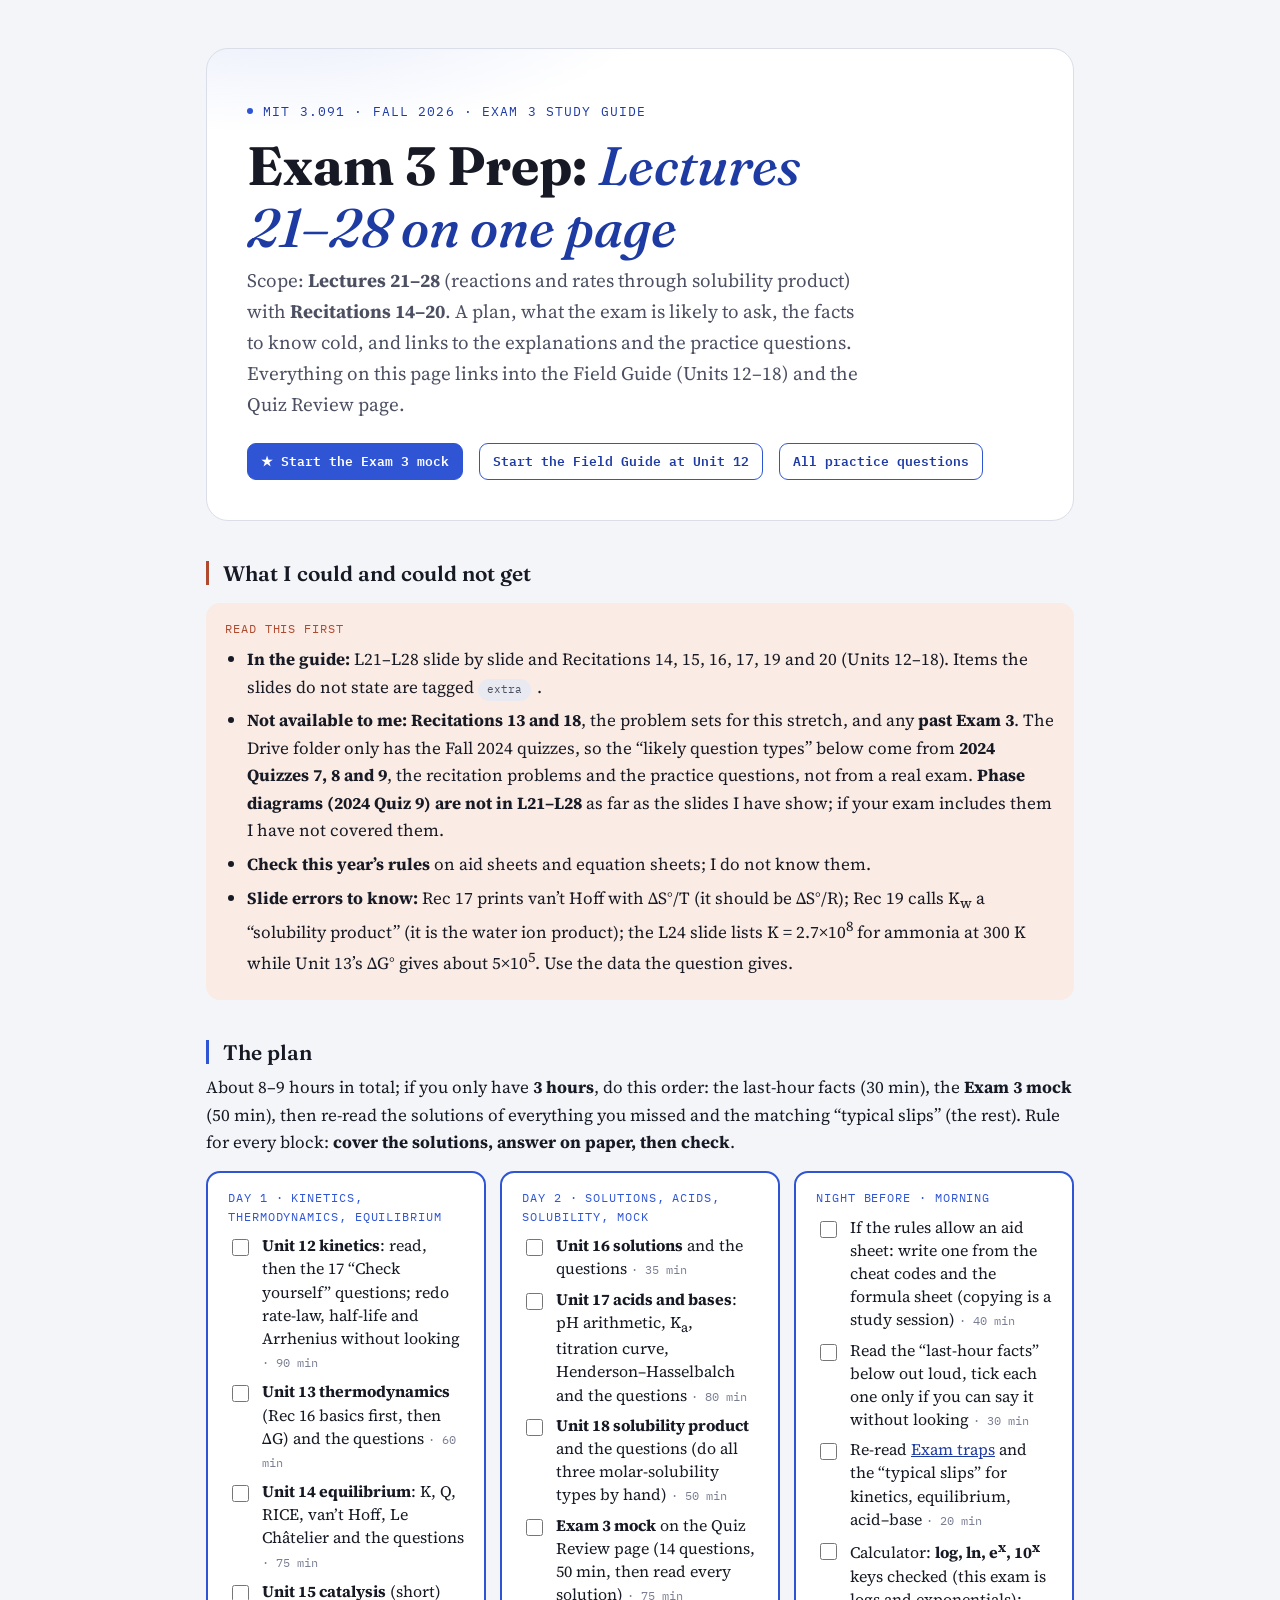
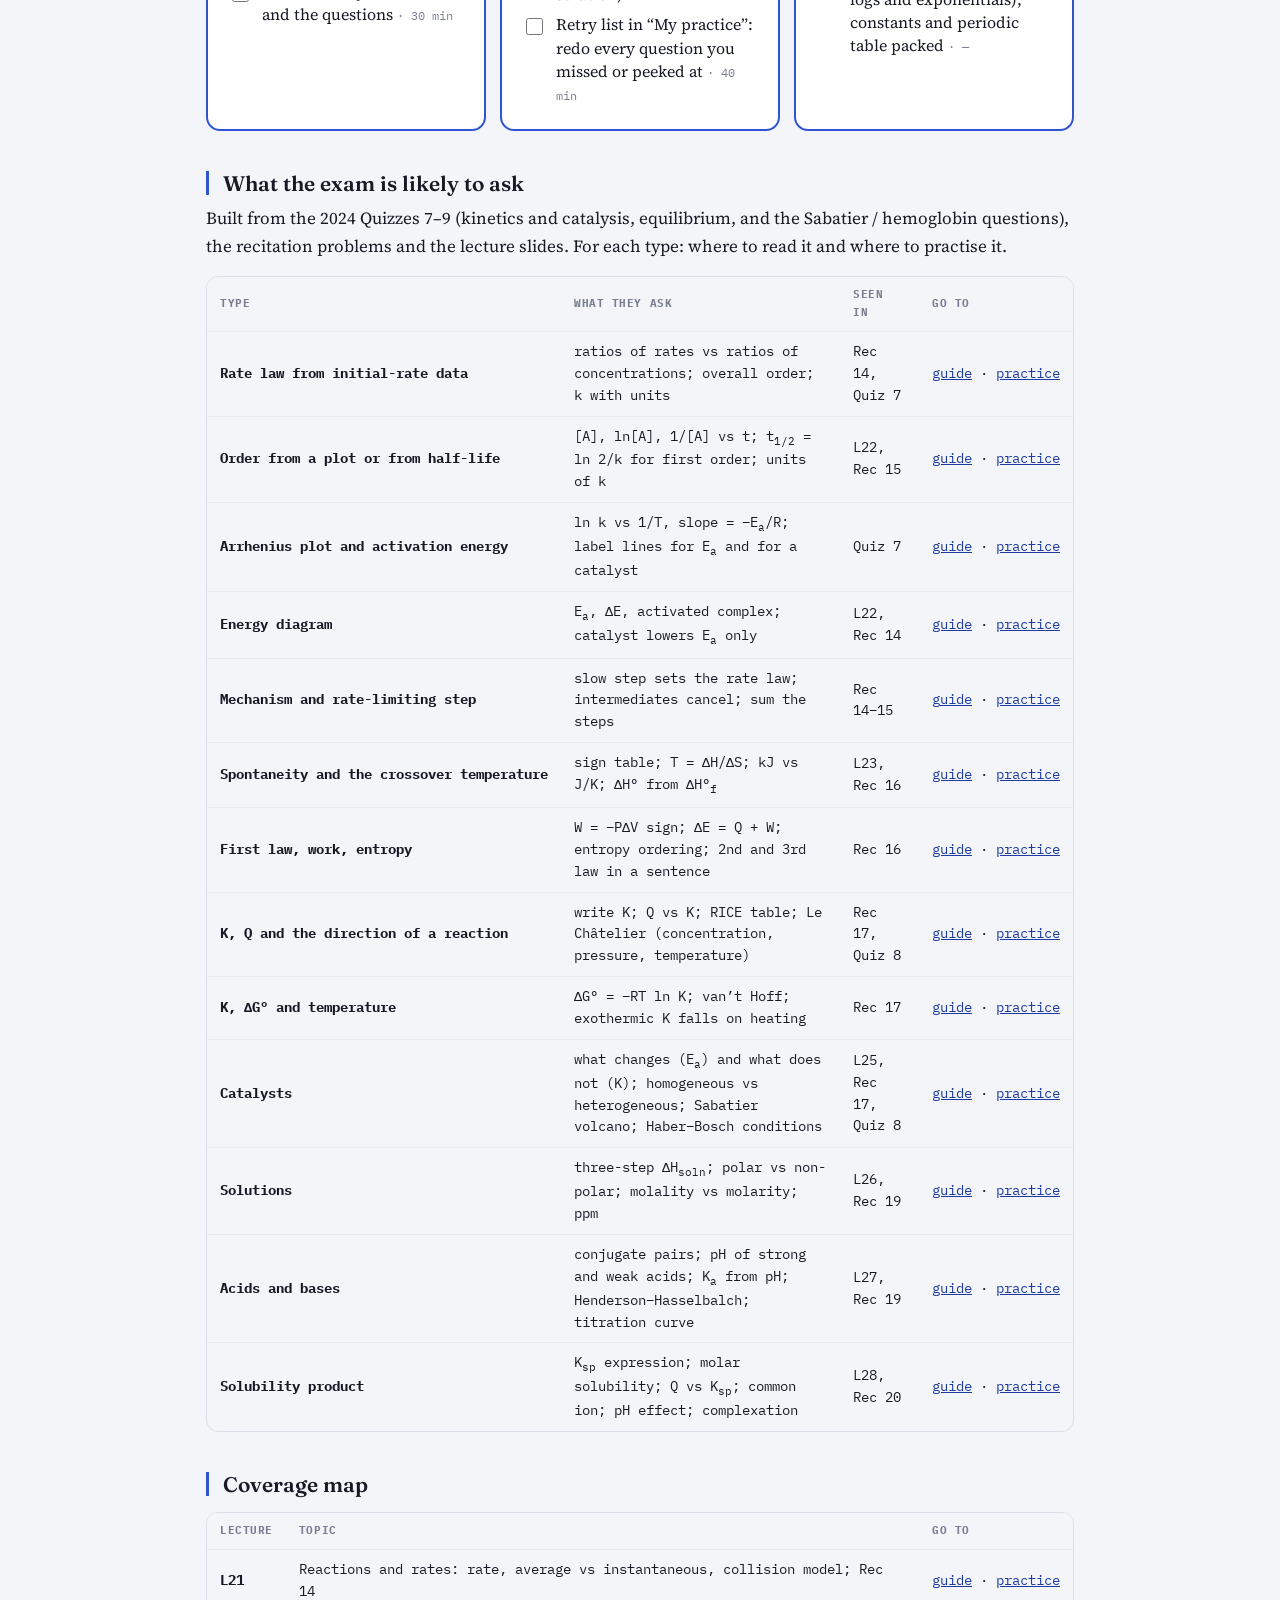
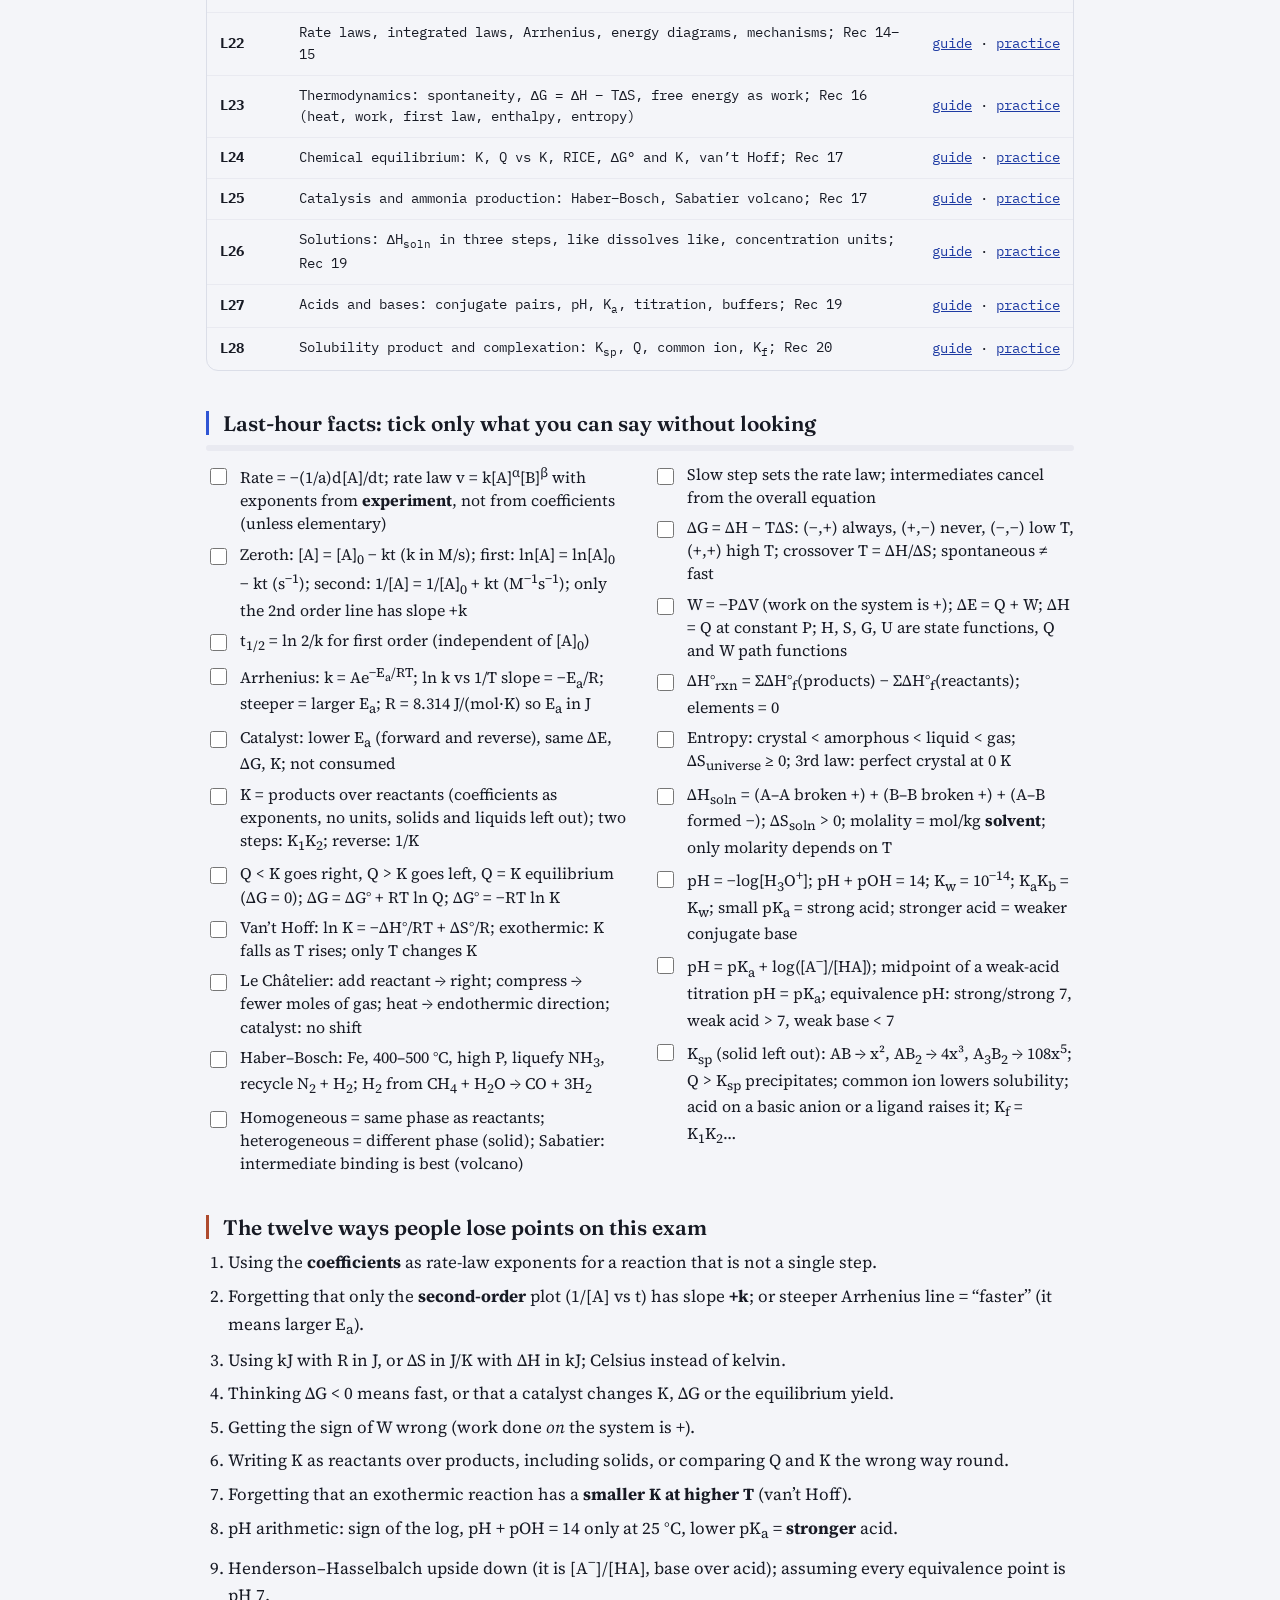
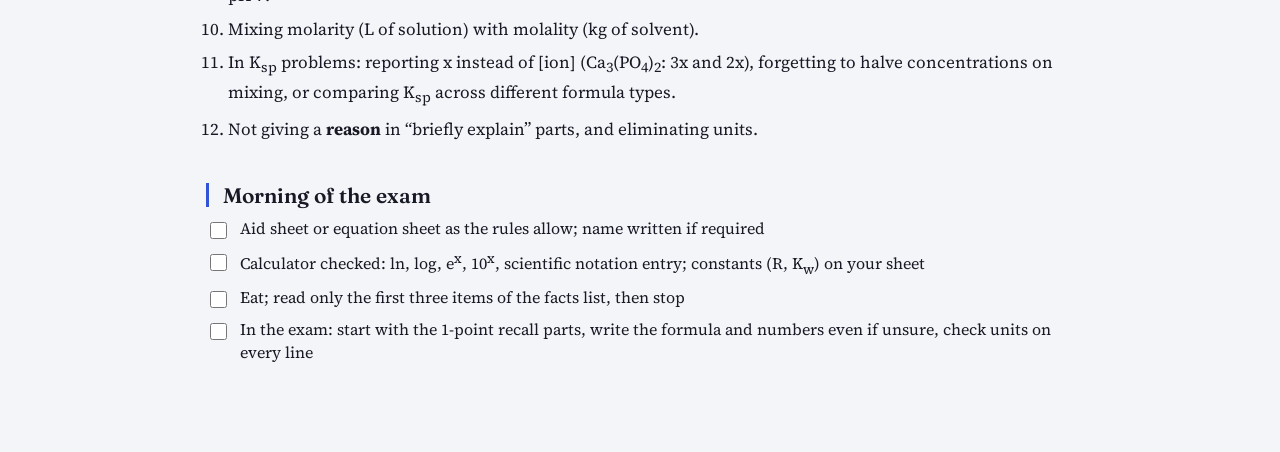
<file: exam3-prep.html>
<!doctype html>
<html lang="en">
<head>
<meta charset="utf-8">
<meta name="viewport" content="width=device-width, initial-scale=1">
<title>3.091 Exam 3 Prep</title>
<link rel="preconnect" href="https://fonts.googleapis.com">
<link rel="preconnect" href="https://fonts.gstatic.com" crossorigin>
<link href="https://fonts.googleapis.com/css2?family=Fraunces:ital,opsz,wght@0,9..144,400;0,9..144,500;0,9..144,600;0,9..144,700;0,9..144,900;1,9..144,500;1,9..144,600&family=Source+Serif+4:opsz,wght@8..60,400;8..60,500;8..60,600;8..60,700&family=IBM+Plex+Mono:wght@400;500;600;700&display=swap" rel="stylesheet">
<style>
  :root{
    --paper:#F4F5F9;
    --raised:#FFFFFF;
    --ink:#171A24;
    --ink-soft:#4C5062;
    --ink-faint:#787D92;
    --line:#DBDEE8;
    --line-soft:#E9EAF1;
    --accent:#2F55D4;
    --accent-ink:#1E3BA3;
    --accent-soft:#E8ECFB;
    --unit-atoms:#2F55D4;
    --unit-atoms-soft:#E8ECFB;
    --unit-trends:#7A4FD6;
    --unit-trends-soft:#EFE9FB;
    --unit-ionic:#AD6A2A;
    --unit-ionic-soft:#F7ECDD;
    --unit-covalent:#1E8F74;
    --unit-covalent-soft:#E3F3EE;
    --unit-orbital:#A8336E;
    --unit-orbital-soft:#F8E7F0;
    --unit-forces:#8A6A0C;
    --unit-forces-soft:#F5EDCF;
    --unit-metal:#4F6378;
    --unit-metal-soft:#E4E9EF;
    --unit-crystal:#8A6A1F;
    --unit-crystal-soft:#F1EAD6;
    --unit-defect:#A33F5F;
    --unit-defect-soft:#F5E2E9;
    --unit-diffusion:#1F7A8C;
    --unit-diffusion-soft:#DDF0F3;
    --unit-kinetics:#3B8F2E;
    --unit-kinetics-soft:#E3F2DE;
    --unit-thermo:#C2410C;
    --unit-thermo-soft:#FBE8DC;
    --unit-equil:#0F766E;
    --unit-equil-soft:#D3F0EB;
    --unit-cat:#7C3AED;
    --unit-cat-soft:#EADDFB;
    --unit-soln:#0369A1;
    --unit-soln-soft:#D9EDF8;
    --unit-acid:#4D7C0F;
    --unit-acid-soft:#E4F1CC;
    --unit-ksp:#9D174D;
    --unit-ksp-soft:#F8E1EA;
    --warn:#AE4A2E;
    --warn-soft:#FAEBE4;
    --good:#1E8F74;
  }
  @media (prefers-color-scheme: dark){
    :root:not([data-theme="light"]){
      --paper:#12141C;
      --raised:#1A1D28;
      --ink:#E9EAF2;
      --ink-soft:#B2B6C8;
      --ink-faint:#80869C;
      --line:#2D3140;
      --line-soft:#242736;
      --accent:#8CA0FF;
      --accent-ink:#B7C3FF;
      --accent-soft:#232A47;
      --unit-atoms:#8CA0FF;
      --unit-atoms-soft:#222A47;
      --unit-trends:#C3AAFF;
      --unit-trends-soft:#2A2345;
      --unit-ionic:#E3A465;
      --unit-ionic-soft:#332618;
      --unit-covalent:#6FD5B9;
      --unit-covalent-soft:#1A332C;
      --unit-orbital:#F08DBD;
      --unit-orbital-soft:#3A2030;
      --unit-forces:#E6C25A;
      --unit-forces-soft:#332B12;
      --unit-metal:#A9BBD0;
      --unit-metal-soft:#222A33;
      --unit-crystal:#D8B96A;
      --unit-crystal-soft:#352D1B;
      --unit-defect:#E39DB6;
      --unit-defect-soft:#3A2230;
      --unit-diffusion:#7FCBD9;
      --unit-diffusion-soft:#1B3237;
      --unit-kinetics:#8FD17A;
      --unit-kinetics-soft:#1E3319;
      --unit-thermo:#FB9A6B;
      --unit-thermo-soft:#3B2216;
      --unit-equil:#5EEAD4;
      --unit-equil-soft:#12302D;
      --unit-cat:#C4A0FA;
      --unit-cat-soft:#2A1D3D;
      --unit-soln:#7DD3FC;
      --unit-soln-soft:#10303F;
      --unit-acid:#BEF264;
      --unit-acid-soft:#26310F;
      --unit-ksp:#F9A8D4;
      --unit-ksp-soft:#3A1A2A;
      --warn:#E89579;
      --warn-soft:#3A241C;
      --good:#6FD5B9;
    }
  }
  :root[data-theme="dark"]{
    --paper:#12141C;
    --raised:#1A1D28;
    --ink:#E9EAF2;
    --ink-soft:#B2B6C8;
    --ink-faint:#80869C;
    --line:#2D3140;
    --line-soft:#242736;
    --accent:#8CA0FF;
    --accent-ink:#B7C3FF;
    --accent-soft:#232A47;
    --unit-atoms:#8CA0FF;
    --unit-atoms-soft:#222A47;
    --unit-trends:#C3AAFF;
    --unit-trends-soft:#2A2345;
    --unit-ionic:#E3A465;
    --unit-ionic-soft:#332618;
    --unit-covalent:#6FD5B9;
    --unit-covalent-soft:#1A332C;
      --unit-orbital:#F08DBD;
      --unit-orbital-soft:#3A2030;
      --unit-forces:#E6C25A;
      --unit-forces-soft:#332B12;
      --unit-metal:#A9BBD0;
      --unit-metal-soft:#222A33;
      --unit-crystal:#D8B96A;
      --unit-crystal-soft:#352D1B;
      --unit-defect:#E39DB6;
      --unit-defect-soft:#3A2230;
      --unit-diffusion:#7FCBD9;
      --unit-diffusion-soft:#1B3237;
      --unit-kinetics:#8FD17A;
      --unit-kinetics-soft:#1E3319;
      --unit-thermo:#FB9A6B;
      --unit-thermo-soft:#3B2216;
      --unit-equil:#5EEAD4;
      --unit-equil-soft:#12302D;
      --unit-cat:#C4A0FA;
      --unit-cat-soft:#2A1D3D;
      --unit-soln:#7DD3FC;
      --unit-soln-soft:#10303F;
      --unit-acid:#BEF264;
      --unit-acid-soft:#26310F;
      --unit-ksp:#F9A8D4;
      --unit-ksp-soft:#3A1A2A;
    --warn:#E89579;
    --warn-soft:#3A241C;
    --good:#6FD5B9;
  }

  *{box-sizing:border-box;}
  html,body{margin:0;}
  body{
    background:var(--paper);
    color:var(--ink);
    font-family:"Source Serif 4", Georgia, "Times New Roman", serif;
    font-size:17px;
    line-height:1.62;
    -webkit-font-smoothing:antialiased;
  }
  h1,h2,h3,h4{
    font-family:"Fraunces", Georgia, serif;
    text-wrap:balance;
    color:var(--ink);
    font-weight:600;
    line-height:1.15;
  }
  code, .mono, table.data, .formula, .kbd{
    font-family:"IBM Plex Mono", ui-monospace, Menlo, monospace;
  }
  a{color:var(--accent-ink);}
  a:focus-visible, button:focus-visible, summary:focus-visible{outline:2px solid var(--accent); outline-offset:2px;}
  ::selection{background:var(--accent-soft);}

  .shell{
    max-width:1180px;
    margin:0 auto;
    padding:0 clamp(16px,3vw,40px) 120px;
    display:grid;
    grid-template-columns:240px minmax(0,1fr);
    gap:clamp(20px,4vw,56px);
  }
  @media (max-width:880px){
    .shell{grid-template-columns:minmax(0,1fr);}
  }

  /* ---------- HERO ---------- */
  .hero{
    grid-column:1/-1;
    padding:clamp(28px,5vw,52px) clamp(18px,4vw,40px) clamp(26px,4vw,38px);
    margin:clamp(16px,3vw,28px) 0 8px;
    border:1px solid var(--line);
    border-radius:22px;
    background:
      radial-gradient(640px 220px at 8% -10%, var(--accent-soft), transparent 60%),
      var(--raised);
    position:relative;
    overflow:hidden;
  }
  .hero-eyebrow{
    font-family:"IBM Plex Mono";
    font-size:12.5px;
    letter-spacing:.09em;
    text-transform:uppercase;
    color:var(--accent-ink);
    display:flex;
    align-items:center;
    gap:10px;
  }
  .hero-eyebrow .dot{width:6px;height:6px;border-radius:50%;background:var(--accent);display:inline-block;}
  .hero h1{
    font-size:clamp(34px,5.2vw,54px);
    margin:14px 0 6px;
    font-weight:700;
  }
  .hero h1 em{font-style:italic; color:var(--accent-ink); font-weight:500;}
  .hero .sub{
    font-size:clamp(16px,2vw,19px);
    color:var(--ink-soft);
    max-width:62ch;
    margin:0 0 22px;
  }
  .hero-stats{
    display:flex;
    flex-wrap:wrap;
    gap:10px;
  }
  .stat-pill{
    border:1px solid var(--line);
    background:var(--paper);
    border-radius:999px;
    padding:7px 14px;
    font-family:"IBM Plex Mono";
    font-size:12.5px;
    color:var(--ink-soft);
    display:flex;
    align-items:center;
    gap:7px;
    font-variant-numeric:tabular-nums;
  }
  .stat-pill b{color:var(--ink); font-weight:600;}

  /* ---------- TOC ---------- */
  .toc-wrap{position:relative;}
  .toc{
    position:sticky;
    top:18px;
    max-height:calc(100vh - 36px);
    overflow-y:auto;
    padding-right:6px;
    font-size:14px;
  }
  .toc-title{
    font-family:"IBM Plex Mono";
    font-size:11.5px;
    letter-spacing:.08em;
    text-transform:uppercase;
    color:var(--ink-faint);
    margin:0 0 10px 2px;
  }
  .toc ol{list-style:none; margin:0; padding:0;}
  .toc > ol > li{margin-bottom:3px;}
  .toc a{
    display:flex;
    align-items:center;
    gap:9px;
    text-decoration:none;
    color:var(--ink-soft);
    padding:6px 8px;
    border-radius:8px;
    line-height:1.3;
  }
  .toc a:hover{background:var(--line-soft); color:var(--ink);}
  .toc .u-dot{width:8px;height:8px;min-width:8px;border-radius:50%;background:var(--c,var(--accent));}
  .toc .sub-list{list-style:none; margin:2px 0 6px 25px; padding:0; border-left:1px solid var(--line-soft);}
  .toc .sub-list a{font-size:12.8px; padding:4px 10px; color:var(--ink-faint);}
  .toc .sub-list a:hover{color:var(--ink);}
  details.toc-mobile{display:none;}
  @media (max-width:880px){
    .toc-wrap .toc{display:none;}
    details.toc-mobile{
      display:block;
      border:1px solid var(--line);
      border-radius:14px;
      background:var(--raised);
      padding:12px 16px;
      margin-bottom:4px;
    }
    details.toc-mobile summary{font-family:"IBM Plex Mono"; font-size:13px; letter-spacing:.06em; text-transform:uppercase; color:var(--accent-ink); cursor:pointer;}
    details.toc-mobile .toc{position:static; max-height:none; display:block; margin-top:10px;}
  }

  /* ---------- MAIN CONTENT ---------- */
  main{min-width:0;}
  .lede{
    font-size:19px;
    color:var(--ink-soft);
    max-width:66ch;
    margin:4px 0 36px;
  }
  .lede strong{color:var(--ink);}

  section.unit{margin-top:64px; scroll-margin-top:18px;}
  .unit-head{
    display:flex;
    align-items:baseline;
    gap:16px;
    padding-bottom:14px;
    border-bottom:2px solid var(--c, var(--line));
    margin-bottom:22px;
  }
  .unit-num{
    font-family:"IBM Plex Mono";
    font-size:14px;
    font-weight:600;
    color:var(--c, var(--accent));
    border:1px solid var(--c, var(--accent));
    border-radius:8px;
    padding:3px 9px;
    letter-spacing:.03em;
  }
  .unit-head h2{font-size:clamp(24px,3.4vw,32px); margin:0;}
  .unit-tag{
    font-family:"IBM Plex Mono";
    font-size:12px;
    color:var(--ink-faint);
    margin-left:auto;
    white-space:nowrap;
  }

  h3.topic{
    font-size:21px;
    margin:40px 0 10px;
    padding-left:14px;
    border-left:3px solid var(--c, var(--line));
    scroll-margin-top:18px;
  }
  h4{font-size:17px; margin:22px 0 8px;}
  p{margin:0 0 14px;}
  ul, ol{margin:0 0 16px; padding-left:1.3em;}
  li{margin-bottom:6px;}

  /* callouts */
  .box{
    border:1px solid var(--line);
    border-radius:14px;
    padding:16px 18px;
    margin:18px 0;
    background:var(--raised);
  }
  .box-head{
    font-family:"IBM Plex Mono";
    font-size:11.5px;
    letter-spacing:.08em;
    text-transform:uppercase;
    display:flex;
    align-items:center;
    gap:8px;
    margin-bottom:8px;
  }
  .def{background:var(--accent-soft); border-color:transparent;}
  .def .box-head{color:var(--accent-ink);}
  .formula-box{background:var(--raised); border-color:var(--line);}
  .formula-box .box-head{color:var(--ink-faint);}
  .formula-box .eq{
    font-family:"IBM Plex Mono";
    font-size:17px;
    font-weight:600;
    color:var(--ink);
    margin:4px 0 10px;
    overflow-x:auto;
  }
  .formula-box .vars{font-size:14px; color:var(--ink-soft);}
  .formula-box .vars code{color:var(--ink); background:var(--line-soft); padding:1px 5px; border-radius:5px; font-size:13px;}
  .example{background:var(--raised); border-left:3px solid var(--good);}
  .example .box-head{color:var(--good);}
  .trap{background:var(--warn-soft); border-color:transparent;}
  .trap .box-head{color:var(--warn);}
  .analogy{background:transparent; border:1px dashed var(--line); }
  .analogy .box-head{color:var(--ink-faint);}

  /* tables */
  .tscroll{overflow-x:auto; margin:16px 0; border:1px solid var(--line); border-radius:12px;}
  table{border-collapse:collapse; width:100%; font-size:14.5px;}
  table.data{font-size:13.5px;}
  th,td{
    padding:9px 13px;
    text-align:left;
    border-bottom:1px solid var(--line-soft);
    white-space:nowrap;
    font-variant-numeric:tabular-nums;
  }
  th{
    font-family:"IBM Plex Mono";
    font-size:11px;
    letter-spacing:.05em;
    text-transform:uppercase;
    color:var(--ink-faint);
    background:var(--paper);
    position:sticky;
    top:0;
  }
  tr:last-child td{border-bottom:none;}
  td.wrap, th.wrap{white-space:normal;}

  figure{margin:22px 0; padding:0;}
  figure svg{width:100%; height:auto; display:block;}
  figcaption{
    font-size:13px;
    color:var(--ink-faint);
    margin-top:8px;
    text-align:center;
  }
  .fig-frame{
    border:1px solid var(--line);
    border-radius:14px;
    padding:18px 14px;
    background:var(--raised);
  }

  /* archetype cards */
  .arch-grid{display:flex; flex-direction:column; gap:14px; margin:20px 0;}
  .arch-card{
    border:1px solid var(--line);
    border-radius:14px;
    background:var(--raised);
    padding:16px 18px;
  }
  .arch-card summary{
    cursor:pointer;
    list-style:none;
    display:flex;
    align-items:center;
    gap:12px;
    font-family:"Fraunces";
    font-weight:600;
    font-size:16.5px;
  }
  .arch-card summary::-webkit-details-marker{display:none;}
  .arch-card summary::before{
    content:"+";
    font-family:"IBM Plex Mono";
    font-weight:600;
    color:var(--accent);
    border:1px solid var(--accent);
    border-radius:6px;
    width:20px; height:20px;
    display:flex; align-items:center; justify-content:center;
    font-size:14px;
    flex-shrink:0;
  }
  .arch-card[open] summary::before{content:"\2212";}
  .arch-card .arch-n{font-family:"IBM Plex Mono"; font-size:12.5px; color:var(--ink-faint); font-weight:400;}
  .arch-body{margin-top:14px; padding-top:14px; border-top:1px solid var(--line-soft);}

  .pill{
    display:inline-block;
    font-family:"IBM Plex Mono";
    font-size:11px;
    padding:2px 9px;
    border-radius:999px;
    background:var(--c-soft, var(--line-soft));
    color:var(--c, var(--ink-soft));
    margin-right:6px;
  }

  .backtop{
    display:inline-flex;
    align-items:center;
    gap:6px;
    font-family:"IBM Plex Mono";
    font-size:12px;
    color:var(--ink-faint);
    text-decoration:none;
    margin-top:36px;
  }
  .backtop:hover{color:var(--accent-ink);}

  .closing{
    margin-top:70px;
    padding:28px;
    border:1px solid var(--line);
    border-radius:18px;
    background:var(--raised);
    text-align:center;
  }
  .closing h2{font-size:24px; margin:0 0 8px;}
  .closing p{max-width:52ch; margin:0 auto; color:var(--ink-soft);}

  strong{color:var(--ink); font-weight:600;}
  .small{font-size:13.5px; color:var(--ink-faint);}
  /* ---------- VSEPR diagrams ---------- */
  .sv-bond{stroke:var(--ink);stroke-width:2.2;stroke-linecap:round;fill:none;}
  .sv-wedge{fill:var(--ink);}
  .sv-atom{fill:var(--ink-soft);}
  .sv-center{fill:var(--unit-covalent);}
  .sv-lp{fill:var(--unit-covalent-soft);stroke:var(--unit-covalent);stroke-width:1.4;}
  .sv-dot{fill:var(--unit-covalent);}
  .vs-wrap{overflow-x:auto;border:1px solid var(--line);border-radius:14px;background:var(--raised);padding:14px;margin:18px 0;}
  .vs-grid{display:grid;grid-template-columns:92px repeat(4,minmax(124px,1fr));gap:8px;min-width:640px;}
  .vs-colhead{font-family:"IBM Plex Mono",monospace;font-size:11px;text-transform:uppercase;letter-spacing:.06em;color:var(--ink-faint);text-align:center;padding-bottom:6px;border-bottom:1px solid var(--line);}
  .vs-corner{border-bottom:1px solid var(--line);}
  .vs-rowhead{display:flex;flex-direction:column;justify-content:center;gap:1px;padding-right:6px;}
  .vs-rowhead b{font-family:"Fraunces",serif;font-size:26px;line-height:1;color:var(--unit-covalent);}
  .vs-rowhead span{font-family:"IBM Plex Mono",monospace;font-size:10.5px;text-transform:uppercase;letter-spacing:.05em;color:var(--ink-faint);}
  .vs-rowhead em{font-size:12px;color:var(--ink-soft);font-style:italic;margin-top:3px;}
  .vs-cell{border:1px solid var(--line-soft);border-radius:10px;padding:6px 4px 9px;text-align:center;background:var(--paper);}
  .vs-cell.vs-lp1,.vs-cell.vs-lp2,.vs-cell.vs-lp3{background:var(--unit-covalent-soft);border-color:transparent;}
  .vs-cell svg{width:100%;max-width:118px;height:auto;display:block;margin:0 auto 2px;}
  .vs-name{font-family:"Fraunces",serif;font-weight:600;font-size:13.5px;line-height:1.2;}
  .vs-meta{font-family:"IBM Plex Mono",monospace;font-size:11px;color:var(--ink-soft);margin-top:2px;}
  .vs-axe{font-weight:600;color:var(--ink);}
  .vs-ex{font-size:12px;color:var(--ink-faint);margin-top:2px;}
  .vs-empty{border:1px dashed var(--line-soft);border-radius:10px;opacity:.55;}
  .sv-dash{stroke:var(--ink);stroke-width:1.5;stroke-linecap:butt;}
  .sv-arc{fill:none;stroke:var(--unit-ionic);stroke-width:1.6;stroke-linecap:round;}
  .sv-txt{font-family:"IBM Plex Mono",monospace;font-size:9px;font-weight:600;fill:var(--ink);}
  .sv-txt-w{font-family:"IBM Plex Mono",monospace;font-size:9.5px;font-weight:700;fill:#fff;}
  .sv-ctr{fill:var(--unit-covalent);}
  .sv-bd{stroke:var(--unit-ionic);stroke-width:1.9;stroke-linecap:round;}
  .sv-bd-h{fill:var(--unit-ionic);}
  .sv-net{stroke:var(--unit-covalent);stroke-width:3.4;stroke-linecap:round;}
  .sv-net-h{fill:var(--unit-covalent);}
  .gp-row{display:grid;grid-template-columns:repeat(auto-fit,minmax(128px,1fr));gap:10px;margin:18px 0;}
  .gp-cell{position:relative;border:1px solid var(--line-soft);border-radius:12px;padding:8px 6px 10px;text-align:center;background:var(--raised);}
  .gp-cell svg{width:100%;max-width:118px;height:auto;display:block;margin:0 auto 2px;}
  .gp-n{font-family:"Fraunces",serif;font-weight:700;font-size:20px;color:var(--unit-covalent);line-height:1;}
  .sq-ang{font-family:"Fraunces",serif;font-weight:700;font-size:22px;color:var(--unit-ionic);line-height:1.1;margin-top:2px;}
  .dp-verdict{display:inline-block;margin-top:6px;font-family:"IBM Plex Mono",monospace;font-size:10.5px;font-weight:600;padding:2px 8px;border-radius:999px;}
  .dp-zero .dp-verdict{background:var(--line-soft);color:var(--ink-soft);}
  .dp-net .dp-verdict{background:var(--unit-covalent-soft);color:var(--unit-covalent);}
  .sv-ghost{stroke:var(--ink-faint);stroke-width:1.3;stroke-dasharray:3 3;opacity:.8;}
  .sq-row .gp-cell svg{max-width:200px;}
  .sq-row{grid-template-columns:repeat(3,minmax(0,1fr));max-width:720px;margin-left:auto;margin-right:auto;}
  @media (max-width:560px){ .sq-row{grid-template-columns:1fr;} }

  /* ---------- orbital + MO figures ---------- */
  .ph-pos{fill:var(--unit-atoms);fill-opacity:.62;}
  .ph-neg{fill:var(--warn);fill-opacity:.58;}
  .ph-txt{font-family:"IBM Plex Mono",monospace;font-size:12px;font-weight:700;fill:#fff;pointer-events:none;}
  .ph-nuc{fill:var(--ink);}
  .ph-node{stroke:var(--ink-soft);stroke-width:1.3;stroke-dasharray:3 3;}
  .op-lab{font-family:"IBM Plex Mono",monospace;font-size:9px;fill:var(--ink-soft);}
  .op-note{font-size:12px;color:var(--ink-faint);margin-top:2px;line-height:1.35;}
  .op-note b{color:var(--ink-soft);font-weight:600;}
  .op-row{grid-template-columns:repeat(2,minmax(0,1fr));max-width:600px;margin-left:auto;margin-right:auto;}
  .mo-lv{stroke:var(--ink);stroke-width:2.2;stroke-linecap:round;}
  .mo-lv-hi{stroke:var(--unit-orbital);stroke-width:2.8;}
  .mo-e{fill:none;stroke:var(--ink);stroke-width:1.7;stroke-linecap:round;stroke-linejoin:round;}
  .mo-cn{stroke:var(--ink-faint);stroke-width:1;stroke-dasharray:3 3;opacity:.75;}
  .mo-ax{fill:none;stroke:var(--ink-faint);stroke-width:1.4;}
  .mo-lab{font-family:"IBM Plex Mono",monospace;font-size:12.5px;font-weight:600;fill:var(--ink);paint-order:stroke;stroke:var(--raised);stroke-width:4px;stroke-linejoin:round;}
  .mo-ao{font-family:"IBM Plex Mono",monospace;font-size:12px;fill:var(--ink-soft);}
  .mo-title{font-family:"Fraunces",serif;font-size:13.5px;font-weight:600;fill:var(--ink);}
  .mo-hi{fill:var(--unit-orbital-soft);}
  .mo-hi-t{font-family:"IBM Plex Mono",monospace;font-size:11.5px;font-weight:700;fill:var(--unit-orbital);paint-order:stroke;stroke:var(--raised);stroke-width:5px;stroke-linejoin:round;}
  .mo-mini svg{max-width:210px;}
  .mo-zero{opacity:.85;}
  .ic-band{fill:var(--unit-covalent-soft);}
  .ic-grid{stroke:var(--line);stroke-width:1;}
  .ic-axis{stroke:var(--ink-faint);stroke-width:1.4;}
  .ic-tick{font-family:"IBM Plex Mono",monospace;font-size:11px;fill:var(--ink-soft);}
  .ic-lab{font-family:"IBM Plex Mono",monospace;font-size:11.5px;fill:var(--ink-soft);}
  .ic-curve{fill:none;stroke:var(--unit-ionic);stroke-width:3;stroke-linejoin:round;}
  .ic-band-t{font-family:"IBM Plex Mono",monospace;font-size:10.5px;fill:var(--unit-covalent);font-weight:600;}
  .ic-pt{fill:var(--unit-ionic);}
  .ic-pt-t{font-family:"IBM Plex Mono",monospace;font-size:10.5px;fill:var(--ink);}
  .ic-real{fill:var(--raised);stroke:var(--ink);stroke-width:2;}
  .ic-real-t{font-family:"IBM Plex Mono",monospace;font-size:11.5px;font-weight:700;fill:var(--ink);}

  /* ---------- cheat-code components ---------- */
  .stat-link{text-decoration:none;color:var(--accent-ink);border-color:var(--accent);}
  .stat-link:hover{background:var(--accent-soft);}
  .box.cheat{border:2px solid var(--c, var(--accent));background:var(--raised);padding:16px 20px;}
  .cheat .box-head{color:var(--c, var(--accent));}
  .cc-steps{margin:0 0 8px;padding-left:1.3em;}
  .cc-steps li{margin-bottom:6px;}
  .cc-list{margin:0 0 8px;padding-left:1.2em;}
  .cc-list li{margin-bottom:7px;}
  .cc-foot{margin:0;padding-top:9px;border-top:1px dashed var(--line);font-size:15.5px;}
  .cc-ideas{display:grid;grid-template-columns:repeat(auto-fit,minmax(230px,1fr));gap:12px;margin:0 0 20px;}
  .cc-idea{border:1px solid var(--line);border-top:3px solid var(--c);border-radius:4px 4px 12px 12px;background:var(--raised);padding:12px 14px 14px;}
  .cc-idea b{display:block;font-family:"Fraunces",serif;font-size:17px;margin-bottom:5px;color:var(--c);}
  .cc-idea span{font-size:14.5px;color:var(--ink-soft);line-height:1.5;}
  .cc-grid{display:grid;grid-template-columns:repeat(auto-fit,minmax(290px,1fr));gap:14px;margin:0 0 22px;}
  .cc-card{border:1px solid var(--line);border-radius:14px;background:var(--raised);padding:14px 16px 10px;}
  .cc-tag{font-family:"IBM Plex Mono",monospace;font-size:11px;text-transform:uppercase;letter-spacing:.07em;color:var(--c);margin-bottom:4px;font-weight:600;}
  .cc-code{font-family:"Fraunces",serif;font-weight:600;font-size:19px;line-height:1.2;margin:0 0 9px;}
  .cc-card p{font-size:14.5px;line-height:1.5;margin:0 0 8px;color:var(--ink-soft);}
  .cc-card p b{color:var(--ink);}
  /* ---------- hybridization rows ---------- */
  .hy-list{display:flex;flex-direction:column;gap:10px;margin:18px 0 8px;}
  .hy-row{display:grid;grid-template-columns:84px minmax(0,1fr);gap:12px;align-items:center;border:1px solid var(--line);border-radius:12px;padding:11px 14px;background:var(--raised);}
  .hy-name{font-family:"Fraunces",serif;font-weight:700;font-size:23px;color:var(--unit-orbital);}
  .hy-body{display:flex;flex-wrap:wrap;align-items:center;gap:8px 12px;}
  .hy-grp{display:inline-flex;flex-wrap:wrap;gap:5px;}
  .hy-arrow{font-family:"IBM Plex Mono",monospace;color:var(--ink-faint);font-size:16px;}
  .ob{display:inline-flex;align-items:center;justify-content:center;min-width:34px;height:26px;padding:0 6px;border:1.5px solid var(--ink-faint);border-radius:5px;font-family:"IBM Plex Mono",monospace;font-style:normal;font-size:12px;background:var(--paper);color:var(--ink-soft);}
  .ob.use{border-color:var(--unit-orbital);color:var(--ink);}
  .ob.hy{background:var(--unit-orbital-soft);border-color:var(--unit-orbital);color:var(--unit-orbital);font-weight:600;}
  .ob.un{border-style:dashed;color:var(--ink-faint);background:transparent;}
  .hy-desc{flex-basis:100%;font-size:14.5px;color:var(--ink-soft);line-height:1.45;}
  .hy-desc b{color:var(--ink);}
  @media (max-width:560px){ .hy-row{grid-template-columns:1fr;gap:6px;} }
  .cc-grid .cc-card:last-child{grid-column:1/-1;}
  /* ---------- small-screen fixes ---------- */
  .fig-frame{overflow-x:auto;}
  .fig-frame > svg{min-width:640px;}
  .vs-wrap > svg{min-width:520px;}
  .vs-wrap > figure, .vs-wrap{max-width:100%;}
  .unit-head{flex-wrap:wrap;row-gap:6px;}
  .unit-tag{white-space:normal;}
  @media (max-width:640px){ .unit-tag{margin-left:0;flex-basis:100%;} }
  /* ---------- hybridization / forces / metals figures ---------- */
  .fm-t,.fm-h,.fm-note,.fm-cap,.fm-cap-s,.fm-ao,.fm-hy-t,.fm-orb-t,.fm-op,.fm-ax-t,.fm-tiny,.fm-lab-r,.fm-hb-t,.hy-lab,.pl-t,.bd-blk-t{font-family:"IBM Plex Mono",monospace;fill:var(--ink);}
  .fm-h{font-family:"Fraunces",serif;font-size:14.5px;font-weight:600;}
  .fm-note{font-size:11.5px;fill:var(--ink-soft);}
  .fm-cap{font-size:13px;font-weight:600;}
  .fm-cap-s{font-size:11.5px;fill:var(--ink-soft);}
  .fm-ao{font-size:12px;fill:var(--ink-soft);}
  .fm-hy-t{font-size:12.5px;font-weight:700;fill:var(--unit-orbital);}
  .fm-orb-t{font-size:12.5px;font-weight:600;}
  .fm-op{font-size:22px;font-weight:600;fill:var(--ink-faint);}
  .fm-ax-t{font-size:11px;fill:var(--ink-faint);}
  .fm-tiny{font-size:9px;font-weight:700;fill:var(--ink);}
  .fm-lab-r{font-size:12px;}
  .fm-hb-t{font-size:12px;font-weight:700;fill:var(--unit-forces);}
  .fm-box{fill:var(--paper);stroke:var(--ink);stroke-width:1.8;}
  .fm-box-hi{stroke:var(--unit-orbital);stroke-width:2.6;fill:var(--unit-orbital-soft);}
  .fm-box-hy{stroke:var(--unit-orbital);stroke-width:2.2;fill:var(--unit-orbital-soft);}
  .fm-sp{fill:none;stroke:var(--ink);stroke-width:1.8;stroke-linecap:round;stroke-linejoin:round;}
  .fm-ax{fill:none;stroke:var(--ink-faint);stroke-width:1.4;}
  .fm-curve{fill:none;stroke:var(--unit-orbital);stroke-width:2.4;stroke-linecap:round;}
  .fm-big-arrow{fill:none;stroke:var(--ink-faint);stroke-width:2.4;}
  .fm-arrow-h{fill:var(--ink-faint);}
  .fm-sigma{stroke:var(--ink);stroke-width:3;stroke-linecap:round;}
  .fm-bond{stroke:var(--ink-soft);stroke-width:2.4;stroke-linecap:round;}
  .fm-dim{stroke:var(--ink-faint);stroke-width:1.4;stroke-dasharray:4 3;fill:none;}
  .fm-dim2{stroke:var(--ink);stroke-width:1.6;fill:none;}
  .hb-dot{stroke:var(--unit-forces);stroke-width:3;stroke-dasharray:1.5 6;stroke-linecap:round;fill:none;}
  .hb-dim{stroke:var(--unit-forces);}
  .at-o{fill:var(--warn);}
  .at-h{fill:var(--raised);stroke:var(--ink-soft);stroke-width:1.6;}
  .at-c{fill:var(--ink-soft);}
  .fm-contact{fill:var(--warn);fill-opacity:.85;}
  .fm-contact-bar{fill:var(--warn);fill-opacity:.22;}
  .pl-pos{fill:var(--warn);fill-opacity:.7;} .pl-neg{fill:var(--unit-atoms);fill-opacity:.7;}
  .pl-t{font-size:8.5px;font-weight:700;fill:#fff;}
  .fm-attr{stroke:var(--unit-covalent);stroke-width:2.6;fill:none;} .fm-attr-h{fill:var(--unit-covalent);}
  .fm-rep{stroke:var(--warn);stroke-width:2.6;fill:none;} .fm-rep-h{fill:var(--warn);}
  .ip-row{grid-template-columns:repeat(4,minmax(0,1fr));max-width:760px;margin-left:auto;margin-right:auto;}
  @media (max-width:560px){.ip-row{grid-template-columns:repeat(2,minmax(0,1fr));}}
  .cl-cloud{fill:var(--unit-atoms);fill-opacity:.14;stroke:var(--unit-atoms);stroke-width:1.6;}
  .hy-line{fill:none;stroke-width:2.6;stroke-linejoin:round;}
  .hy-g14{stroke:var(--unit-trends);}
  .hy-g15{stroke:var(--unit-covalent);}
  .hy-g16{stroke:var(--warn);}
  .hy-g17{stroke:var(--unit-atoms);}
  .hy-pt.hy-g14{fill:var(--unit-trends);} .hy-pt.hy-g15{fill:var(--unit-covalent);} .hy-pt.hy-g16{fill:var(--warn);} .hy-pt.hy-g17{fill:var(--unit-atoms);}
  .hy-line.hy-g14,.hy-line.hy-g15,.hy-line.hy-g16,.hy-line.hy-g17{fill:none;}
  .hy-lab{font-size:11.5px;font-weight:700;}
  .bd-lv{stroke:var(--ink-faint);stroke-width:2.4;stroke-linecap:round;}
  .bd-fill{stroke:var(--unit-metal);stroke-width:3;}
  .bd-filled{fill:var(--unit-metal);fill-opacity:.55;}
  .bd-filled-hi{fill:var(--unit-metal);fill-opacity:.8;}
  .bd-empty{fill:var(--line);fill-opacity:.9;}
  .bd-overlap{fill:var(--unit-metal);fill-opacity:.95;}
  .bd-3s{fill:var(--unit-metal);fill-opacity:.18;stroke:var(--unit-metal);stroke-width:1.2;}
  .bd-3p{fill:var(--unit-atoms);fill-opacity:.14;stroke:var(--unit-atoms);stroke-width:1.2;}
  .bd-blk-t{font-size:11.5px;font-weight:600;}
  .gp-bar.gp-ins{fill:var(--warn);} .gp-bar.gp-semi{fill:var(--unit-forces);} .gp-bar.gp-met{fill:var(--unit-metal);}
  .gp-bar.rs-bar{fill:var(--unit-metal);} .gp-bar.rs-top{fill:var(--unit-ionic);} .gp-bar.rs-alloy{fill:var(--unit-trends);}
  .ph-nuc-line{stroke:var(--ink);stroke-width:1.6;}
  .fm-photon{fill:none;stroke:var(--unit-atoms);stroke-width:2.4;stroke-linecap:round;}
  .fm-sub{font-size:8.5px;}
  .fm-halo{paint-order:stroke;stroke:var(--raised);stroke-width:5px;stroke-linejoin:round;}
  .mo-lv.fm-pi{stroke:var(--unit-covalent);stroke-width:3;}
  .fm-pi-t{fill:var(--unit-covalent);}
  .hy-t14{fill:var(--unit-trends);} .hy-t15{fill:var(--unit-covalent);} .hy-t16{fill:var(--warn);} .hy-t17{fill:var(--unit-atoms);}
  .hy-lab{stroke:none;}
  .ip-row .gp-cell svg{max-width:100%;}

  .hy-puzzle{display:flex;flex-direction:column;gap:6px;margin:10px 0 14px;padding:12px 14px;border:1px solid var(--line);border-radius:12px;background:var(--raised);width:fit-content;max-width:100%;}
  .hp-row{display:flex;align-items:center;gap:10px;}
  .hp-lab{font-family:"IBM Plex Mono",monospace;font-size:12px;color:var(--ink-faint);width:24px;}
  .ob.up,.ob.up2{border-color:var(--ink);color:var(--ink);font-size:15px;background:var(--paper);}
  .ob.up2{letter-spacing:2px;}
  /* ---------- units 09-11 figures ---------- */
  .cx-edge{stroke:var(--ink);stroke-width:1.8;stroke-linecap:round;}
  .cx-hid{stroke:var(--ink-faint);stroke-dasharray:4 4;stroke-width:1.4;}
  .cx-atom{stroke:var(--ink);stroke-width:1.4;}
  .cx-corner{fill:var(--unit-trends);fill-opacity:.85;}
  .cx-centre{fill:var(--unit-atoms);}
  .cx-face{fill:var(--unit-ionic);}
  .cx-plane{stroke:var(--ink-faint);stroke-width:1.2;}
  .cx-ray{fill:none;stroke:var(--unit-atoms);stroke-width:2.4;}
  .cx-ray2{stroke:var(--warn);}
  .cx-arc{fill:none;stroke:var(--ink);stroke-width:1.4;}
  .cx-plane-fill{fill:var(--unit-orbital);fill-opacity:.35;stroke:var(--unit-orbital);stroke-width:2;}
  .cx-origin{fill:var(--ink);}
  .cx-normal{fill:none;stroke:var(--warn);stroke-width:2.6;}
  .cx-normal-h{fill:var(--warn);}
  .cx-normal-t{fill:var(--warn);font-weight:700;}
  .cx-bond{stroke:var(--ink-soft);stroke-width:1.6;stroke-dasharray:3 3;}
  .cx-dis{font-family:"IBM Plex Mono",monospace;font-size:34px;font-weight:700;fill:var(--warn);}
  .ion-an{fill:var(--unit-atoms);fill-opacity:.55;stroke:var(--unit-atoms);stroke-width:1.4;}
  .ion-cat{fill:var(--warn);fill-opacity:.7;stroke:var(--warn);stroke-width:1.4;}
  .ion-t{font-family:"IBM Plex Mono",monospace;font-size:13px;font-weight:700;fill:#fff;}
  .cx-vac{fill:none;stroke:var(--ink-faint);stroke-width:1.6;stroke-dasharray:3 3;}
  .vc{fill:none;stroke-width:2.6;stroke-linecap:round;}
  .vc-sl{stroke:var(--warn);} .vc-bo{stroke:var(--unit-covalent);} .vc-96{stroke:var(--unit-atoms);} .vc-fs{stroke:var(--unit-orbital);}
  .vc-sl-t{fill:var(--warn);} .vc-bo-t{fill:var(--unit-covalent);} .vc-96-t{fill:var(--unit-atoms);} .vc-fs-t{fill:var(--unit-orbital);}
  .vc-ref{stroke:var(--ink-faint);stroke-width:1;stroke-dasharray:2 4;}
  .vc-grid{opacity:.35;}
  .dif-a{stroke:var(--unit-covalent);stroke-width:2.6;} .dif-b{stroke:var(--warn);stroke-width:2.6;}
  .dif-a-t{fill:var(--unit-covalent);} .dif-b-t{fill:var(--warn);}
  .dif{fill:none;stroke-width:2.6;}
  .dif-t1{stroke:var(--unit-trends);} .dif-t2{stroke:var(--unit-atoms);} .dif-t3{stroke:var(--unit-orbital);}

  /* ---------- units 12-13 figures ---------- */
  .kx-curve{fill:none;stroke:var(--unit-kinetics);stroke-width:2.8;stroke-linecap:round;stroke-linejoin:round;}
  .kx-cat{fill:none;stroke:var(--unit-thermo);stroke-width:2.8;stroke-linecap:round;stroke-linejoin:round;}
  .kx-line{fill:none;stroke:var(--unit-kinetics);stroke-width:2.8;stroke-linecap:round;}
  .kx-catline{fill:none;stroke:var(--unit-thermo);stroke-width:1.8;}
  .kx-cat-t{font-family:"IBM Plex Mono",monospace;font-size:11.5px;font-weight:600;fill:var(--unit-thermo);}
  .kx-slope{font-family:"IBM Plex Mono",monospace;font-size:11.5px;font-weight:600;fill:var(--unit-kinetics);}
  .ex-zl{fill:var(--unit-equil-soft);stroke:var(--unit-equil);stroke-width:1.2;opacity:.55;}
  .ex-zm{fill:var(--unit-equil-soft);stroke:var(--unit-equil);stroke-width:1.2;opacity:.85;}
  .ex-zr{fill:var(--unit-equil-soft);stroke:var(--unit-equil);stroke-width:1.2;}
  .ex-dot{fill:var(--unit-equil);stroke:var(--surface,#fff);stroke-width:1.5;}
  .ex-curve{fill:none;stroke:var(--unit-equil);stroke-width:2.8;stroke-linecap:round;stroke-linejoin:round;}
  .ex-k{stroke:var(--unit-thermo);stroke-width:2;stroke-dasharray:6 4;}
  .ex-kt{font-family:"IBM Plex Mono",monospace;font-size:11.5px;font-weight:600;fill:var(--unit-thermo);}
  .ca-box{fill:var(--unit-cat-soft);stroke:var(--unit-cat);stroke-width:1.4;}
  .ca-prod{fill:var(--unit-cat);fill-opacity:.18;stroke:var(--unit-cat);stroke-width:2;}
  .ca-arr{fill:none;stroke:var(--ink-soft);stroke-width:2;}
  .ca-rec{fill:none;stroke:var(--unit-thermo);stroke-width:2;stroke-dasharray:6 4;}
  .ca-lev{stroke:var(--unit-cat);stroke-width:3;stroke-linecap:round;}
  .ca-curve{fill:none;stroke:var(--unit-cat);stroke-width:1.8;opacity:.8;}
  .ca-zs{fill:var(--unit-cat-soft);opacity:.55;}
  .ca-zw{fill:var(--unit-equil-soft);opacity:.55;}
  .sl-lev{stroke:var(--ink-soft);stroke-width:3;stroke-linecap:round;}
  .sl-sol{stroke:var(--unit-soln);stroke-width:4;stroke-linecap:round;}
  .ab-s{fill:none;stroke:var(--unit-acid);stroke-width:2.4;stroke-dasharray:6 3;}
  .ab-w{fill:none;stroke:var(--unit-soln);stroke-width:2.8;}
  .ab-dot{fill:var(--unit-soln);stroke:var(--surface,#fff);stroke-width:1.5;}
  .ab-dot2{fill:var(--unit-thermo);stroke:var(--surface,#fff);stroke-width:1.5;}
  .ab-st{font-family:"IBM Plex Mono",monospace;font-size:11px;font-weight:600;fill:var(--unit-acid);}
  

  .ex-shell{max-width:900px;margin:0 auto;padding:20px 16px 80px;}
  .ex-shell .hero{margin-bottom:18px;}
  .ck{display:flex;gap:10px;align-items:flex-start;margin:0 0 7px;font-size:16px;line-height:1.45;}
  .ck input{margin-top:5px;accent-color:var(--accent);flex:none;width:17px;height:17px;}
  .ck span{min-width:0;}
  .ck input:checked + span{color:var(--ink-faint);text-decoration:line-through;text-decoration-color:var(--line);}
  .ck-bar{height:6px;border-radius:999px;background:var(--line-soft);overflow:hidden;margin:4px 0 12px;}
  .ck-bar > i{display:block;height:100%;width:0;background:var(--good);transition:width .25s;}
  .plan{display:grid;grid-template-columns:repeat(auto-fit,minmax(260px,1fr));gap:14px;margin:12px 0;}
  .plan .box{margin:0;}
  .tl{font-family:"IBM Plex Mono",monospace;font-size:12px;color:var(--ink-faint);}
  .go{display:inline-block;font-family:"IBM Plex Mono",monospace;font-size:12.5px;font-weight:600;padding:7px 13px;border-radius:9px;border:1px solid var(--accent);background:var(--accent);color:#fff;text-decoration:none;margin:2px 6px 2px 0;}
  :root[data-theme="dark"] .go{color:#10131c;}
  @media (prefers-color-scheme: dark){:root:not([data-theme="light"]) .go{color:#10131c;}}
  .go.alt,:root[data-theme="dark"] .go.alt{background:transparent!important;color:var(--accent-ink)!important;}
  @media (prefers-color-scheme: dark){:root:not([data-theme="light"]) .go.alt{background:transparent!important;color:var(--accent-ink)!important;}}
  .facts{columns:2 280px;column-gap:26px;}
  .facts .ck{break-inside:avoid;}
  td a, li a{overflow-wrap:anywhere;}
</style>
</head>
<body>

<div class="ex-shell">
  <header class="hero">
    <div class="hero-eyebrow"><span class="dot"></span> MIT 3.091 &middot; Fall 2026 &middot; Exam 3 study guide</div>
    <h1>Exam 3 Prep: <em>Lectures 21&ndash;28 on one page</em></h1>
    <p class="sub">Scope: <b>Lectures 21&ndash;28</b> (reactions and rates through solubility product) with <b>Recitations 14&ndash;20</b>. A plan, what the exam is likely to ask, the facts to know cold, and links to the explanations and the practice questions. Everything on this page links into the Field Guide (Units 12&ndash;18) and the Quiz Review page.</p>
    <div class="hero-stats"><a class="go" href="quiz-review.html#pq-quiz">&#9733; Start the Exam 3 mock</a><a class="go alt" href="index.html#unit12">Start the Field Guide at Unit 12</a><a class="go alt" href="quiz-review.html">All practice questions</a></div>
  </header>

  <h3 class="topic" style="--c:var(--warn)">What I could and could not get</h3>
  <div class="box trap">
    <div class="box-head">Read this first</div>
    <ul style="margin-bottom:0">
      <li><b>In the guide:</b> L21&ndash;L28 slide by slide and Recitations 14, 15, 16, 17, 19 and 20 (Units 12&ndash;18). Items the slides do not state are tagged <span class="pill" style="--c:var(--ink-soft);--c-soft:var(--line-soft)">extra</span>.</li>
      <li><b>Not available to me:</b> <b>Recitations 13 and 18</b>, the problem sets for this stretch, and any <b>past Exam 3</b>. The Drive folder only has the Fall 2024 quizzes, so the &ldquo;likely question types&rdquo; below come from <b>2024 Quizzes 7, 8 and 9</b>, the recitation problems and the practice questions, not from a real exam. <b>Phase diagrams (2024 Quiz 9) are not in L21&ndash;L28</b> as far as the slides I have show; if your exam includes them I have not covered them.</li>
      <li><b>Check this year&rsquo;s rules</b> on aid sheets and equation sheets; I do not know them.</li>
      <li><b>Slide errors to know:</b> Rec 17 prints van&rsquo;t Hoff with &Delta;S&deg;/T (it should be &Delta;S&deg;/R); Rec 19 calls K<sub>w</sub> a &ldquo;solubility product&rdquo; (it is the water ion product); the L24 slide lists K = 2.7&times;10<sup>8</sup> for ammonia at 300 K while Unit 13&rsquo;s &Delta;G&deg; gives about 5&times;10<sup>5</sup>. Use the data the question gives.</li>
    </ul>
  </div>

  <h3 class="topic" style="--c:var(--accent)">The plan</h3>
  <p>About 8&ndash;9 hours in total; if you only have <b>3 hours</b>, do this order: the last-hour facts (30 min), the <b>Exam 3 mock</b> (50 min), then re-read the solutions of everything you missed and the matching &ldquo;typical slips&rdquo; (the rest). Rule for every block: <b>cover the solutions, answer on paper, then check</b>.</p>
  <div class="plan">
    <div class="box cheat"><div class="box-head">Day 1 &middot; kinetics, thermodynamics, equilibrium</div><label class="ck"><input type="checkbox" data-k="p1a"><span><b>Unit 12 kinetics</b>: read, then the 17 &ldquo;Check yourself&rdquo; questions; redo rate-law, half-life and Arrhenius without looking <span class="tl">&middot; 90 min</span></span></label><label class="ck"><input type="checkbox" data-k="p1b"><span><b>Unit 13 thermodynamics</b> (Rec 16 basics first, then &Delta;G) and the questions <span class="tl">&middot; 60 min</span></span></label><label class="ck"><input type="checkbox" data-k="p1c"><span><b>Unit 14 equilibrium</b>: K, Q, RICE, van&rsquo;t Hoff, Le Ch&acirc;telier and the questions <span class="tl">&middot; 75 min</span></span></label><label class="ck"><input type="checkbox" data-k="p1d"><span><b>Unit 15 catalysis</b> (short) and the questions <span class="tl">&middot; 30 min</span></span></label></div>
    <div class="box cheat"><div class="box-head">Day 2 &middot; solutions, acids, solubility, mock</div><label class="ck"><input type="checkbox" data-k="p2a"><span><b>Unit 16 solutions</b> and the questions <span class="tl">&middot; 35 min</span></span></label><label class="ck"><input type="checkbox" data-k="p2b"><span><b>Unit 17 acids and bases</b>: pH arithmetic, K<sub>a</sub>, titration curve, Henderson&ndash;Hasselbalch and the questions <span class="tl">&middot; 80 min</span></span></label><label class="ck"><input type="checkbox" data-k="p2c"><span><b>Unit 18 solubility product</b> and the questions (do all three molar-solubility types by hand) <span class="tl">&middot; 50 min</span></span></label><label class="ck"><input type="checkbox" data-k="p2d"><span><b>Exam 3 mock</b> on the Quiz Review page (14 questions, 50 min, then read every solution) <span class="tl">&middot; 75 min</span></span></label><label class="ck"><input type="checkbox" data-k="p2e"><span>Retry list in &ldquo;My practice&rdquo;: redo every question you missed or peeked at <span class="tl">&middot; 40 min</span></span></label></div>
    <div class="box cheat"><div class="box-head">Night before &middot; morning</div><label class="ck"><input type="checkbox" data-k="p3a"><span>If the rules allow an aid sheet: write one from the cheat codes and the formula sheet (copying is a study session) <span class="tl">&middot; 40 min</span></span></label><label class="ck"><input type="checkbox" data-k="p3b"><span>Read the &ldquo;last-hour facts&rdquo; below out loud, tick each one only if you can say it without looking <span class="tl">&middot; 30 min</span></span></label><label class="ck"><input type="checkbox" data-k="p3c"><span>Re-read <a href='index.html#traps'>Exam traps</a> and the &ldquo;typical slips&rdquo; for kinetics, equilibrium, acid&ndash;base <span class="tl">&middot; 20 min</span></span></label><label class="ck"><input type="checkbox" data-k="p3d"><span>Calculator: <b>log, ln, e<sup>x</sup>, 10<sup>x</sup></b> keys checked (this exam is logs and exponentials); constants and periodic table packed <span class="tl">&middot; &mdash;</span></span></label></div>
  </div>

  <h3 class="topic" style="--c:var(--accent)">What the exam is likely to ask</h3>
  <p>Built from the 2024 Quizzes 7&ndash;9 (kinetics and catalysis, equilibrium, and the Sabatier / hemoglobin questions), the recitation problems and the lecture slides. For each type: where to read it and where to practise it.</p>
  <div class="tscroll"><table class="data"><thead><tr><th>Type</th><th class="wrap">What they ask</th><th class="wrap">Seen in</th><th>Go to</th></tr></thead><tbody><tr><td><b>Rate law from initial-rate data</b></td><td class="wrap">ratios of rates vs ratios of concentrations; overall order; k with units</td><td class="wrap">Rec 14, Quiz 7</td><td><a href="index.html#unit12">guide</a> &middot; <a href="quiz-review.html#t-kinetics">practice</a></td></tr><tr><td><b>Order from a plot or from half-life</b></td><td class="wrap">[A], ln[A], 1/[A] vs t; t<sub>1/2</sub> = ln 2/k for first order; units of k</td><td class="wrap">L22, Rec 15</td><td><a href="index.html#unit12">guide</a> &middot; <a href="quiz-review.html#t-kinetics">practice</a></td></tr><tr><td><b>Arrhenius plot and activation energy</b></td><td class="wrap">ln k vs 1/T, slope = &minus;E<sub>a</sub>/R; label lines for E<sub>a</sub> and for a catalyst</td><td class="wrap">Quiz 7</td><td><a href="index.html#unit12">guide</a> &middot; <a href="quiz-review.html#t-kinetics">practice</a></td></tr><tr><td><b>Energy diagram</b></td><td class="wrap">E<sub>a</sub>, &Delta;E, activated complex; catalyst lowers E<sub>a</sub> only</td><td class="wrap">L22, Rec 14</td><td><a href="index.html#unit12">guide</a> &middot; <a href="quiz-review.html#t-kinetics">practice</a></td></tr><tr><td><b>Mechanism and rate-limiting step</b></td><td class="wrap">slow step sets the rate law; intermediates cancel; sum the steps</td><td class="wrap">Rec 14&ndash;15</td><td><a href="index.html#unit12">guide</a> &middot; <a href="quiz-review.html#t-kinetics">practice</a></td></tr><tr><td><b>Spontaneity and the crossover temperature</b></td><td class="wrap">sign table; T = &Delta;H/&Delta;S; kJ vs J/K; &Delta;H&deg; from &Delta;H&deg;<sub>f</sub></td><td class="wrap">L23, Rec 16</td><td><a href="index.html#unit13">guide</a> &middot; <a href="quiz-review.html#t-thermo">practice</a></td></tr><tr><td><b>First law, work, entropy</b></td><td class="wrap">W = &minus;P&Delta;V sign; &Delta;E = Q + W; entropy ordering; 2nd and 3rd law in a sentence</td><td class="wrap">Rec 16</td><td><a href="index.html#unit13">guide</a> &middot; <a href="quiz-review.html#t-laws">practice</a></td></tr><tr><td><b>K, Q and the direction of a reaction</b></td><td class="wrap">write K; Q vs K; RICE table; Le Ch&acirc;telier (concentration, pressure, temperature)</td><td class="wrap">Rec 17, Quiz 8</td><td><a href="index.html#unit14">guide</a> &middot; <a href="quiz-review.html#t-equil">practice</a></td></tr><tr><td><b>K, &Delta;G&deg; and temperature</b></td><td class="wrap">&Delta;G&deg; = &minus;RT ln K; van&rsquo;t Hoff; exothermic K falls on heating</td><td class="wrap">Rec 17</td><td><a href="index.html#unit14">guide</a> &middot; <a href="quiz-review.html#t-equil">practice</a></td></tr><tr><td><b>Catalysts</b></td><td class="wrap">what changes (E<sub>a</sub>) and what does not (K); homogeneous vs heterogeneous; Sabatier volcano; Haber&ndash;Bosch conditions</td><td class="wrap">L25, Rec 17, Quiz 8</td><td><a href="index.html#unit15">guide</a> &middot; <a href="quiz-review.html#t-catalysis">practice</a></td></tr><tr><td><b>Solutions</b></td><td class="wrap">three-step &Delta;H<sub>soln</sub>; polar vs non-polar; molality vs molarity; ppm</td><td class="wrap">L26, Rec 19</td><td><a href="index.html#unit16">guide</a> &middot; <a href="quiz-review.html#t-solutions">practice</a></td></tr><tr><td><b>Acids and bases</b></td><td class="wrap">conjugate pairs; pH of strong and weak acids; K<sub>a</sub> from pH; Henderson&ndash;Hasselbalch; titration curve</td><td class="wrap">L27, Rec 19</td><td><a href="index.html#unit17">guide</a> &middot; <a href="quiz-review.html#t-acidbase">practice</a></td></tr><tr><td><b>Solubility product</b></td><td class="wrap">K<sub>sp</sub> expression; molar solubility; Q vs K<sub>sp</sub>; common ion; pH effect; complexation</td><td class="wrap">L28, Rec 20</td><td><a href="index.html#unit18">guide</a> &middot; <a href="quiz-review.html#t-ksp">practice</a></td></tr></tbody></table></div>

  <h3 class="topic" style="--c:var(--accent)">Coverage map</h3>
  <div class="tscroll"><table class="data"><thead><tr><th>Lecture</th><th class="wrap">Topic</th><th>Go to</th></tr></thead><tbody><tr><td><b>L21</b></td><td class="wrap">Reactions and rates: rate, average vs instantaneous, collision model; Rec 14</td><td><a href="index.html#unit12">guide</a> &middot; <a href="quiz-review.html#t-kinetics">practice</a></td></tr><tr><td><b>L22</b></td><td class="wrap">Rate laws, integrated laws, Arrhenius, energy diagrams, mechanisms; Rec 14&ndash;15</td><td><a href="index.html#unit12">guide</a> &middot; <a href="quiz-review.html#t-kinetics">practice</a></td></tr><tr><td><b>L23</b></td><td class="wrap">Thermodynamics: spontaneity, &Delta;G = &Delta;H &minus; T&Delta;S, free energy as work; Rec 16 (heat, work, first law, enthalpy, entropy)</td><td><a href="index.html#unit13">guide</a> &middot; <a href="quiz-review.html#t-thermo">practice</a></td></tr><tr><td><b>L24</b></td><td class="wrap">Chemical equilibrium: K, Q vs K, RICE, &Delta;G&deg; and K, van&rsquo;t Hoff; Rec 17</td><td><a href="index.html#unit14">guide</a> &middot; <a href="quiz-review.html#t-equil">practice</a></td></tr><tr><td><b>L25</b></td><td class="wrap">Catalysis and ammonia production: Haber&ndash;Bosch, Sabatier volcano; Rec 17</td><td><a href="index.html#unit15">guide</a> &middot; <a href="quiz-review.html#t-catalysis">practice</a></td></tr><tr><td><b>L26</b></td><td class="wrap">Solutions: &Delta;H<sub>soln</sub> in three steps, like dissolves like, concentration units; Rec 19</td><td><a href="index.html#unit16">guide</a> &middot; <a href="quiz-review.html#t-solutions">practice</a></td></tr><tr><td><b>L27</b></td><td class="wrap">Acids and bases: conjugate pairs, pH, K<sub>a</sub>, titration, buffers; Rec 19</td><td><a href="index.html#unit17">guide</a> &middot; <a href="quiz-review.html#t-acidbase">practice</a></td></tr><tr><td><b>L28</b></td><td class="wrap">Solubility product and complexation: K<sub>sp</sub>, Q, common ion, K<sub>f</sub>; Rec 20</td><td><a href="index.html#unit18">guide</a> &middot; <a href="quiz-review.html#t-ksp">practice</a></td></tr></tbody></table></div>

  <h3 class="topic" style="--c:var(--accent)">Last-hour facts: tick only what you can say without looking</h3>
  <div class="ck-bar"><i id="fbar"></i></div>
  <div class="facts"><label class="ck"><input type="checkbox" data-k="fa0"><span>Rate = &minus;(1/a)d[A]/dt; rate law v = k[A]<sup>&alpha;</sup>[B]<sup>&beta;</sup> with exponents from <b>experiment</b>, not from coefficients (unless elementary)</span></label><label class="ck"><input type="checkbox" data-k="fa1"><span>Zeroth: [A] = [A]<sub>0</sub> &minus; kt (k in M/s); first: ln[A] = ln[A]<sub>0</sub> &minus; kt (s<sup>&minus;1</sup>); second: 1/[A] = 1/[A]<sub>0</sub> + kt (M<sup>&minus;1</sup>s<sup>&minus;1</sup>); only the 2nd order line has slope +k</span></label><label class="ck"><input type="checkbox" data-k="fa2"><span>t<sub>1/2</sub> = ln 2/k for first order (independent of [A]<sub>0</sub>)</span></label><label class="ck"><input type="checkbox" data-k="fa3"><span>Arrhenius: k = Ae<sup>&minus;E<sub>a</sub>/RT</sup>; ln k vs 1/T slope = &minus;E<sub>a</sub>/R; steeper = larger E<sub>a</sub>; R = 8.314 J/(mol&middot;K) so E<sub>a</sub> in J</span></label><label class="ck"><input type="checkbox" data-k="fa4"><span>Catalyst: lower E<sub>a</sub> (forward and reverse), same &Delta;E, &Delta;G, K; not consumed</span></label><label class="ck"><input type="checkbox" data-k="fa5"><span>Slow step sets the rate law; intermediates cancel from the overall equation</span></label><label class="ck"><input type="checkbox" data-k="fa6"><span>&Delta;G = &Delta;H &minus; T&Delta;S: (&minus;,+) always, (+,&minus;) never, (&minus;,&minus;) low T, (+,+) high T; crossover T = &Delta;H/&Delta;S; spontaneous &ne; fast</span></label><label class="ck"><input type="checkbox" data-k="fa7"><span>W = &minus;P&Delta;V (work on the system is +); &Delta;E = Q + W; &Delta;H = Q at constant P; H, S, G, U are state functions, Q and W path functions</span></label><label class="ck"><input type="checkbox" data-k="fa8"><span>&Delta;H&deg;<sub>rxn</sub> = &Sigma;&Delta;H&deg;<sub>f</sub>(products) &minus; &Sigma;&Delta;H&deg;<sub>f</sub>(reactants); elements = 0</span></label><label class="ck"><input type="checkbox" data-k="fa9"><span>Entropy: crystal &lt; amorphous &lt; liquid &lt; gas; &Delta;S<sub>universe</sub> &ge; 0; 3rd law: perfect crystal at 0 K</span></label></div>
  <div class="facts"><label class="ck"><input type="checkbox" data-k="fb0"><span>K = products over reactants (coefficients as exponents, no units, solids and liquids left out); two steps: K<sub>1</sub>K<sub>2</sub>; reverse: 1/K</span></label><label class="ck"><input type="checkbox" data-k="fb1"><span>Q &lt; K goes right, Q &gt; K goes left, Q = K equilibrium (&Delta;G = 0); &Delta;G = &Delta;G&deg; + RT ln Q; &Delta;G&deg; = &minus;RT ln K</span></label><label class="ck"><input type="checkbox" data-k="fb2"><span>Van&rsquo;t Hoff: ln K = &minus;&Delta;H&deg;/RT + &Delta;S&deg;/R; exothermic: K falls as T rises; only T changes K</span></label><label class="ck"><input type="checkbox" data-k="fb3"><span>Le Ch&acirc;telier: add reactant &rarr; right; compress &rarr; fewer moles of gas; heat &rarr; endothermic direction; catalyst: no shift</span></label><label class="ck"><input type="checkbox" data-k="fb4"><span>Haber&ndash;Bosch: Fe, 400&ndash;500 &deg;C, high P, liquefy NH<sub>3</sub>, recycle N<sub>2</sub> + H<sub>2</sub>; H<sub>2</sub> from CH<sub>4</sub> + H<sub>2</sub>O &rarr; CO + 3H<sub>2</sub></span></label><label class="ck"><input type="checkbox" data-k="fb5"><span>Homogeneous = same phase as reactants; heterogeneous = different phase (solid); Sabatier: intermediate binding is best (volcano)</span></label><label class="ck"><input type="checkbox" data-k="fb6"><span>&Delta;H<sub>soln</sub> = (A&ndash;A broken +) + (B&ndash;B broken +) + (A&ndash;B formed &minus;); &Delta;S<sub>soln</sub> &gt; 0; molality = mol/kg <b>solvent</b>; only molarity depends on T</span></label><label class="ck"><input type="checkbox" data-k="fb7"><span>pH = &minus;log[H<sub>3</sub>O<sup>+</sup>]; pH + pOH = 14; K<sub>w</sub> = 10<sup>&minus;14</sup>; K<sub>a</sub>K<sub>b</sub> = K<sub>w</sub>; small pK<sub>a</sub> = strong acid; stronger acid = weaker conjugate base</span></label><label class="ck"><input type="checkbox" data-k="fb8"><span>pH = pK<sub>a</sub> + log([A<sup>&minus;</sup>]/[HA]); midpoint of a weak-acid titration pH = pK<sub>a</sub>; equivalence pH: strong/strong 7, weak acid &gt; 7, weak base &lt; 7</span></label><label class="ck"><input type="checkbox" data-k="fb9"><span>K<sub>sp</sub> (solid left out): AB &rarr; x&sup2;, AB<sub>2</sub> &rarr; 4x&sup3;, A<sub>3</sub>B<sub>2</sub> &rarr; 108x<sup>5</sup>; Q &gt; K<sub>sp</sub> precipitates; common ion lowers solubility; acid on a basic anion or a ligand raises it; K<sub>f</sub> = K<sub>1</sub>K<sub>2</sub>&hellip;</span></label></div>

  <h3 class="topic" style="--c:var(--warn)">The twelve ways people lose points on this exam</h3>
  <ol>
    <li>Using the <b>coefficients</b> as rate-law exponents for a reaction that is not a single step.</li>
    <li>Forgetting that only the <b>second-order</b> plot (1/[A] vs t) has slope <b>+k</b>; or steeper Arrhenius line = &ldquo;faster&rdquo; (it means larger E<sub>a</sub>).</li>
    <li>Using kJ with R in J, or &Delta;S in J/K with &Delta;H in kJ; Celsius instead of kelvin.</li>
    <li>Thinking &Delta;G &lt; 0 means fast, or that a catalyst changes K, &Delta;G or the equilibrium yield.</li>
    <li>Getting the sign of W wrong (work done <em>on</em> the system is +).</li>
    <li>Writing K as reactants over products, including solids, or comparing Q and K the wrong way round.</li>
    <li>Forgetting that an exothermic reaction has a <b>smaller K at higher T</b> (van&rsquo;t Hoff).</li>
    <li>pH arithmetic: sign of the log, pH + pOH = 14 only at 25 &deg;C, lower pK<sub>a</sub> = <b>stronger</b> acid.</li>
    <li>Henderson&ndash;Hasselbalch upside down (it is [A<sup>&minus;</sup>]/[HA], base over acid); assuming every equivalence point is pH 7.</li>
    <li>Mixing molarity (L of solution) with molality (kg of solvent).</li>
    <li>In K<sub>sp</sub> problems: reporting x instead of [ion] (Ca<sub>3</sub>(PO<sub>4</sub>)<sub>2</sub>: 3x and 2x), forgetting to halve concentrations on mixing, or comparing K<sub>sp</sub> across different formula types.</li>
    <li>Not giving a <b>reason</b> in &ldquo;briefly explain&rdquo; parts, and eliminating units.</li>
  </ol>

  <h3 class="topic" style="--c:var(--accent)">Morning of the exam</h3>
  <label class="ck"><input type="checkbox" data-k="m0"><span>Aid sheet or equation sheet as the rules allow; name written if required</span></label><label class="ck"><input type="checkbox" data-k="m1"><span>Calculator checked: ln, log, e<sup>x</sup>, 10<sup>x</sup>, scientific notation entry; constants (R, K<sub>w</sub>) on your sheet</span></label><label class="ck"><input type="checkbox" data-k="m2"><span>Eat; read only the first three items of the facts list, then stop</span></label><label class="ck"><input type="checkbox" data-k="m3"><span>In the exam: start with the 1-point recall parts, write the formula and numbers even if unsure, check units on every line</span></label>
</div>
<script>
(function(){
  var KEY='3091-exam3-prep-v1',st={};
  try{st=JSON.parse(localStorage.getItem(KEY)||'{}')||{};}catch(e){st={};}
  var boxes=document.querySelectorAll('input[data-k]');
  function bar(){var f=document.querySelectorAll('input[data-k^="fa"],input[data-k^="fb"]'),n=0;
    Array.prototype.forEach.call(f,function(b){if(b.checked)n++;});
    var el=document.getElementById('fbar');if(el)el.style.width=Math.round(100*n/Math.max(1,f.length))+'%';}
  Array.prototype.forEach.call(boxes,function(b){
    b.checked=!!st[b.getAttribute('data-k')];
    b.addEventListener('change',function(){st[b.getAttribute('data-k')]=b.checked;try{localStorage.setItem(KEY,JSON.stringify(st));}catch(e){}bar();});
  });
  bar();
})();
</script>
</body>
</html>
</file>
